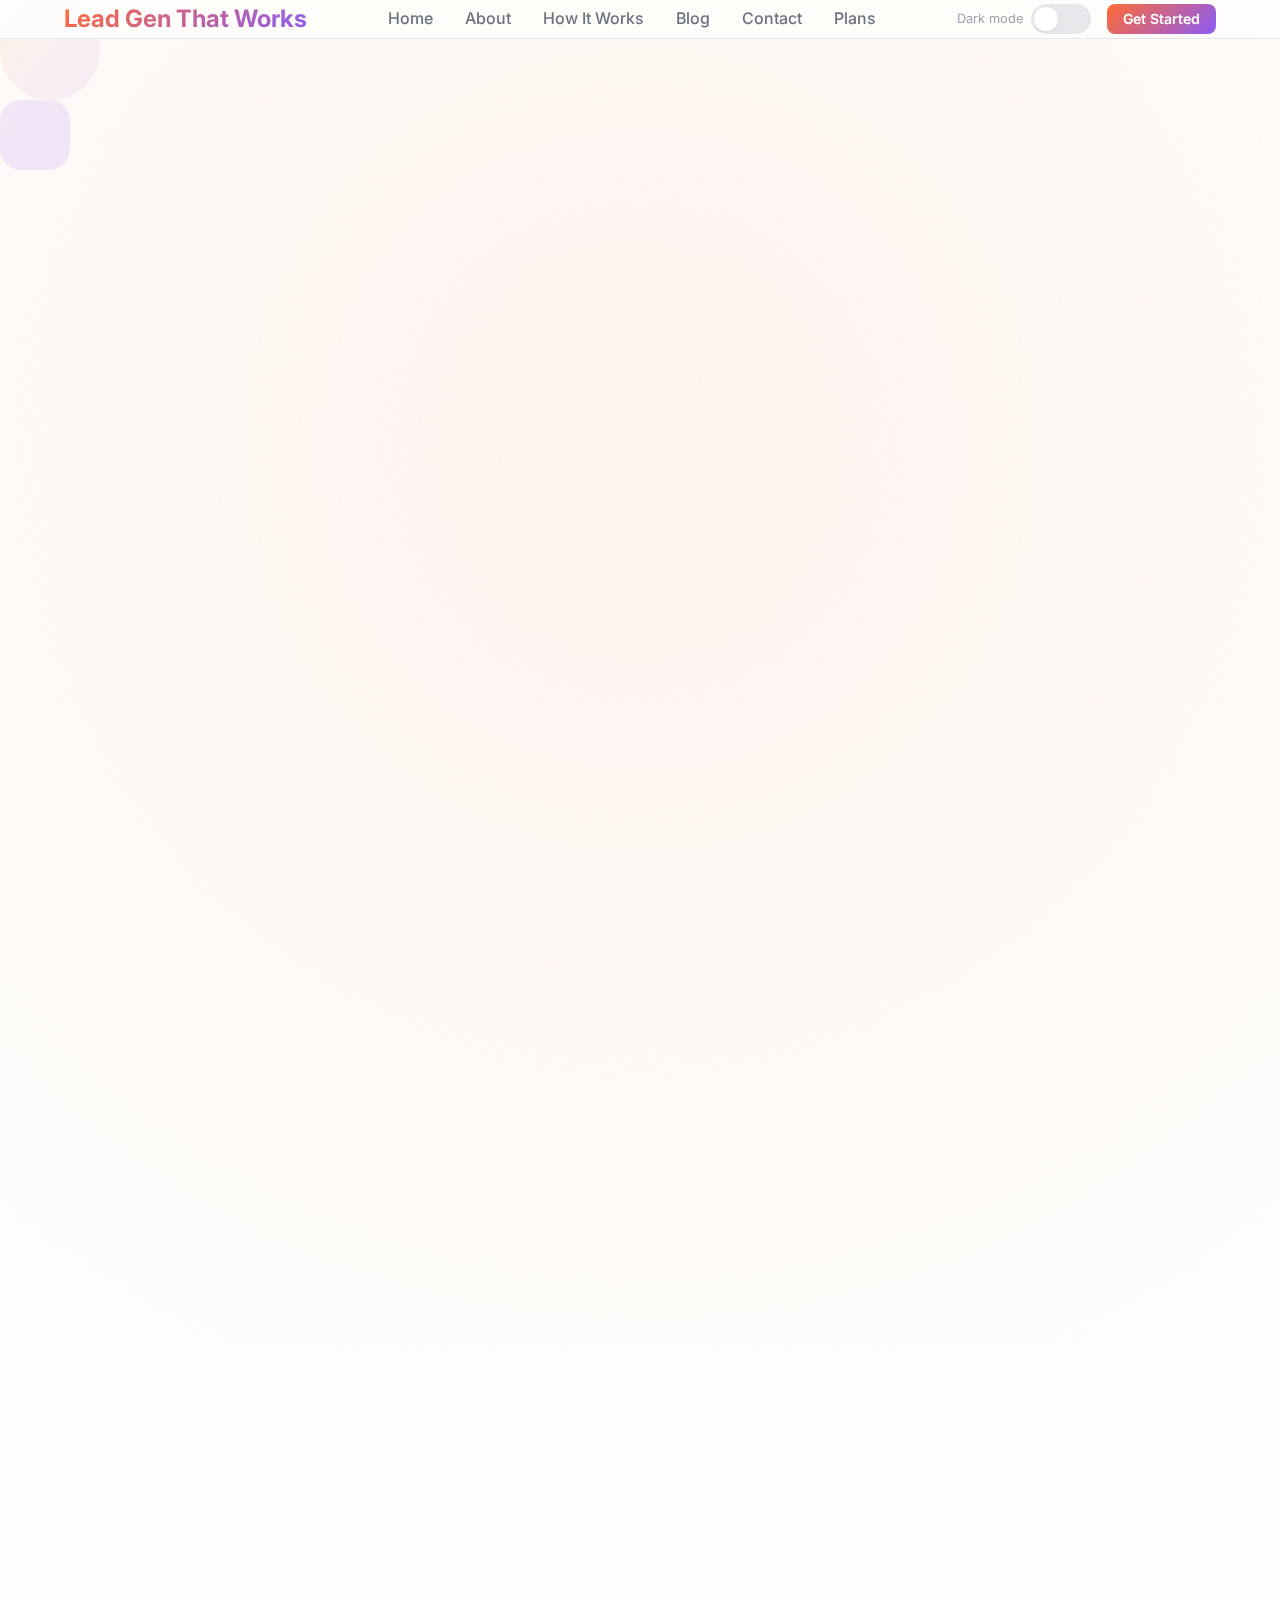
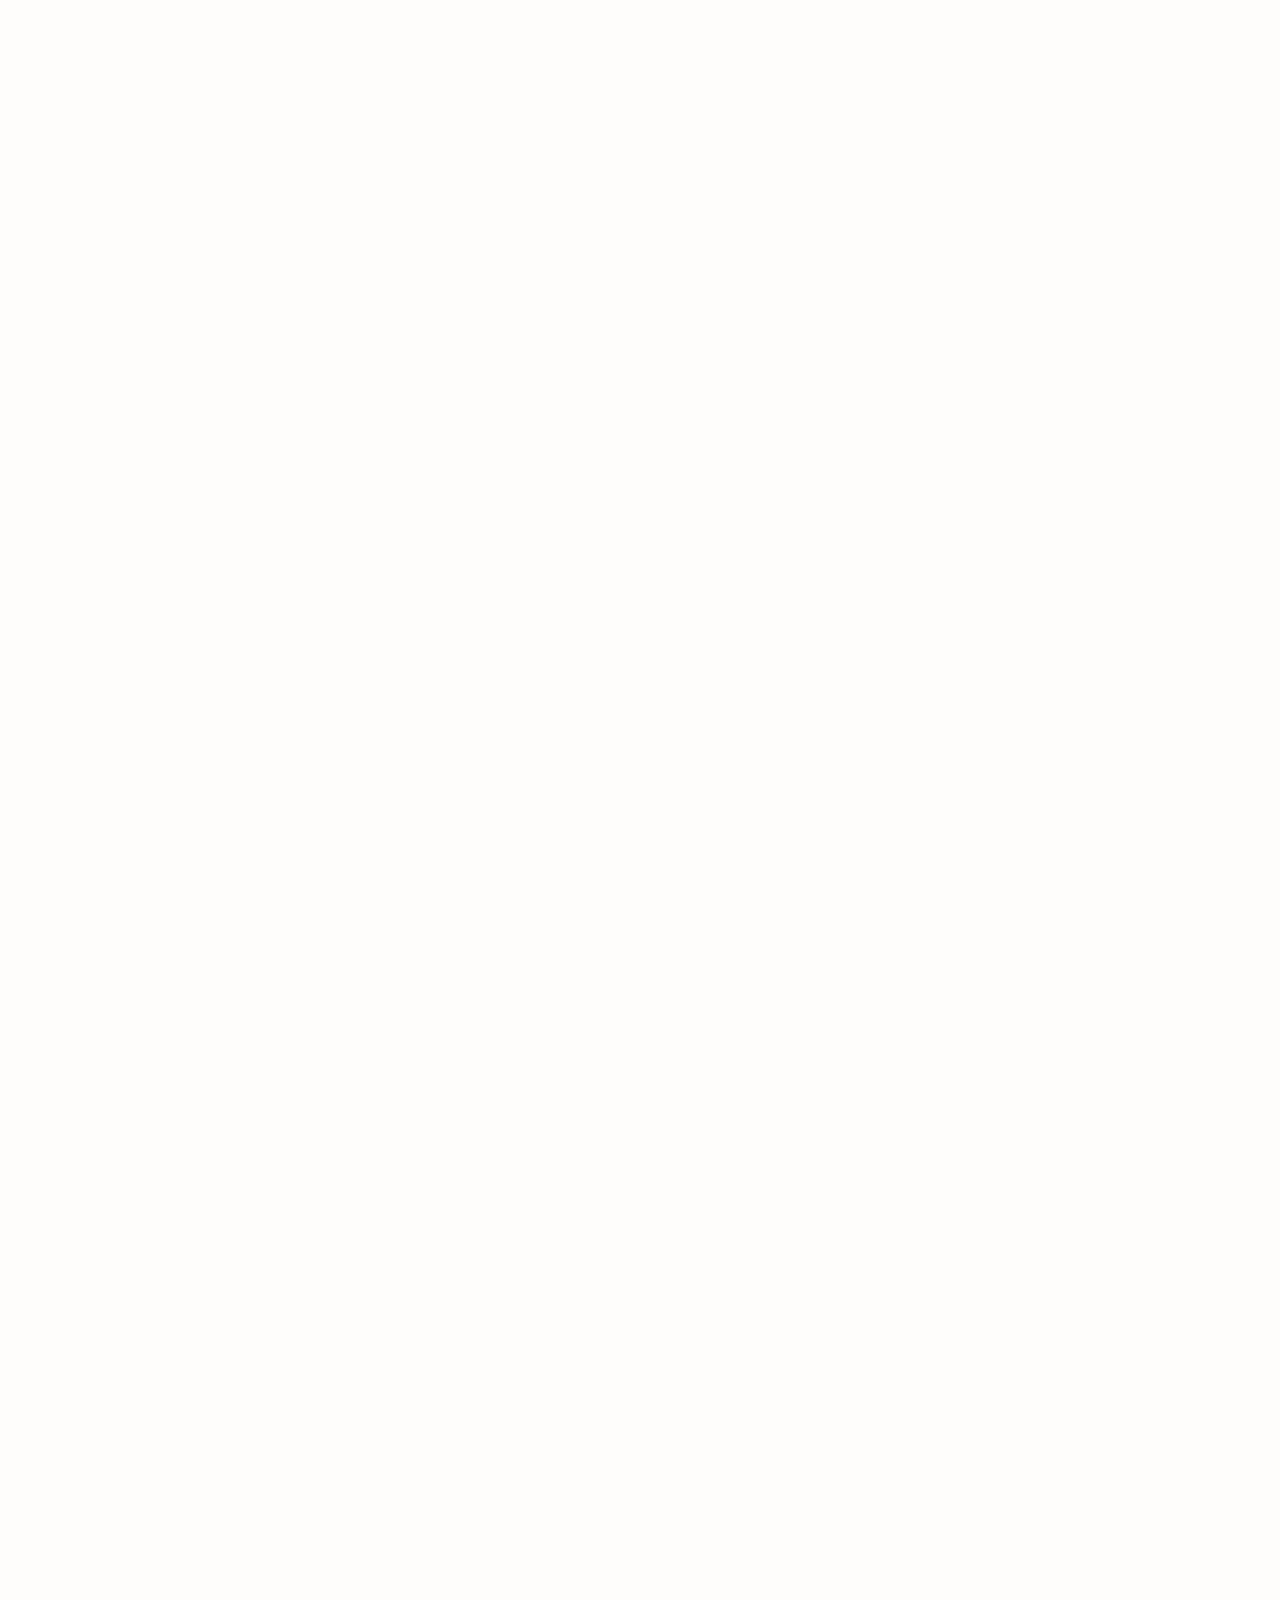
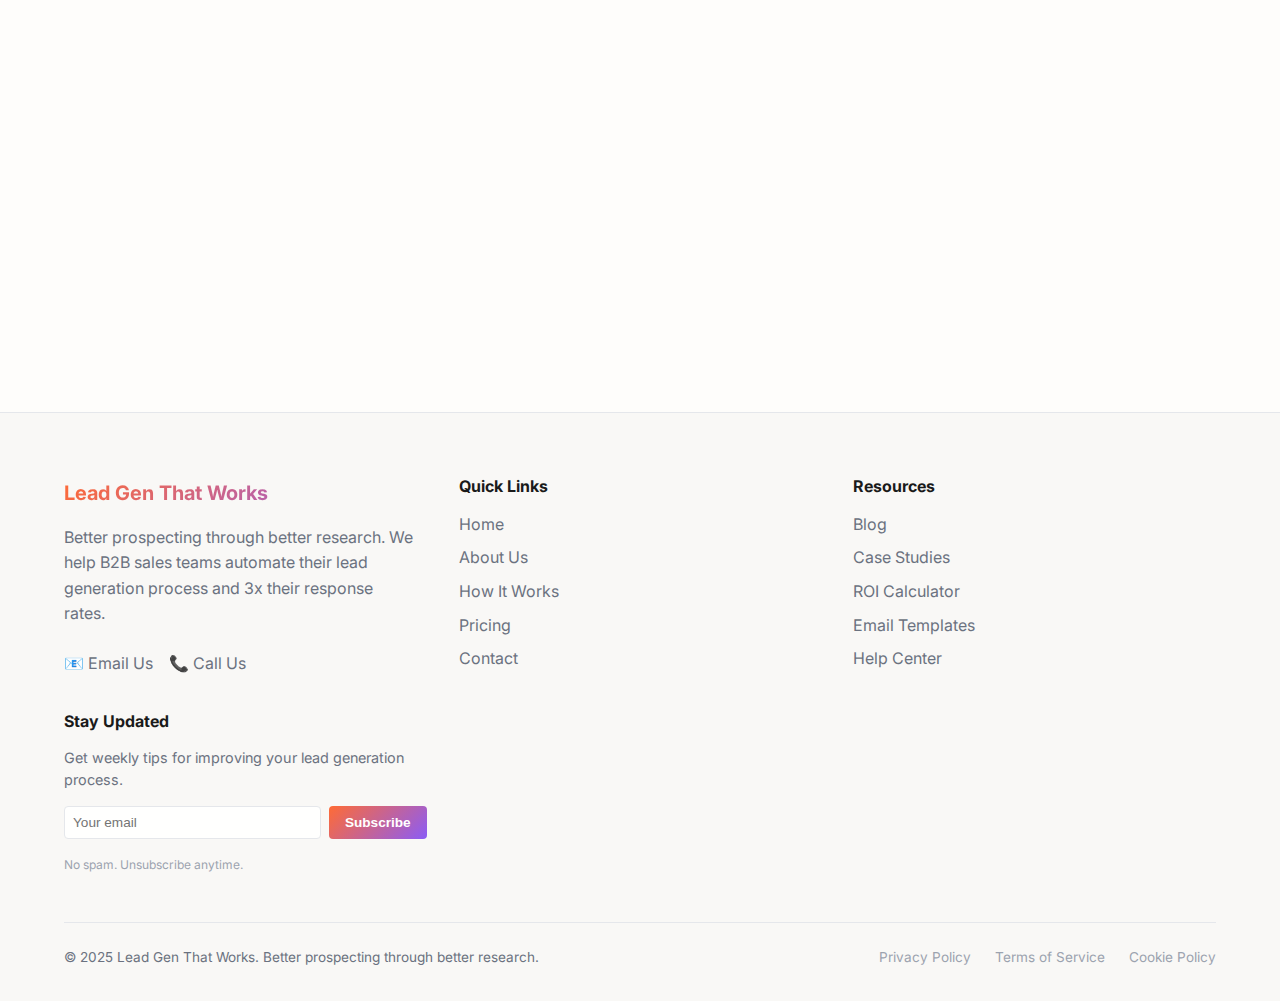
<file: about.html>
<!DOCTYPE html>
<html lang="en">
<head>
    <meta charset="UTF-8">
    <meta name="viewport" content="width=device-width, initial-scale=1.0">
    <title>About Us - Lead Gen That Works</title>
    
    <!-- =================== STYLESHEETS =================== -->
    <link rel="stylesheet" href="css/master.css">
    <link rel="stylesheet" href="css/about.css">
    
    <!-- =================== GOOGLE FONTS =================== -->
    <link rel="preconnect" href="https://fonts.googleapis.com">
    <link rel="preconnect" href="https://fonts.gstatic.com" crossorigin>
    <link href="https://fonts.googleapis.com/css2?family=Inter:wght@300;400;500;600;700;800;900&display=swap" rel="stylesheet">
    
    <!-- =================== SHARED COMPONENTS =================== -->
    <script src="js/header.js"></script>
    <script src="js/footer.js"></script>
</head>
<body>
    <main>
        <!-- =================== HERO SECTION =================== -->
        <section class="hero section-hero">
            <div class="hero-bg-shapes" aria-hidden="true">
                <div style="top: 15%; right: 10%; width: 100px; height: 100px; background: var(--gradient); border-radius: 50%; opacity: 0.08; animation: float 8s ease-in-out infinite;"></div>
                <div style="bottom: 20%; left: 8%; width: 70px; height: 70px; background: var(--secondary-accent); border-radius: 30%; opacity: 0.12; animation: float 6s ease-in-out infinite reverse;"></div>
            </div>
            <div class="container">
                <div class="hero-content">
                    <h1 class="hero-title pricing-hero-title fade-in">
                        Built by <span class="text-gradient">Sales Pros</span> for Sales Pros
                    </h1>
                    <p class="hero-description fade-in stagger-1">
                        We've been in your shoes. We know what it's like to spend hours researching prospects only to have them not respond. That's why we built something better.
                    </p>
                </div>
            </div>
        </section>

        <!-- =================== OUR STORY SECTION =================== -->
        <section class="section">
            <div class="container">
                <div class="comparison-grid">
                    <div class="fade-in">
                        <h3>Our Story</h3>
                        <p class="text-secondary">
                            After spending years in B2B sales, we realized the biggest bottleneck wasn't closing deals—it was finding the right prospects and crafting personalized outreach that actually got responses.
                        </p>
                        <p class="text-secondary">
                            We tried every tool, hired more researchers, and even outsourced overseas. Nothing worked consistently. The quality was inconsistent, the personalization felt generic, and our response rates stayed flat.
                        </p>
                        <p class="text-secondary">
                            So we built our own solution. One that combines deep prospect research with AI-powered personalization to create outreach that actually converts.
                        </p>
                    </div>
                    <div class="fade-in stagger-1">
                        <h3>What Makes Us Different</h3>
                        <p class="text-secondary">
                            We're not another generic lead gen tool. We're sales professionals who got tired of wasting time on research and built the system we wished existed.
                        </p>
                        <div style="margin-top: 2rem;">
                            <div style="display: flex; align-items: center; gap: 1rem; margin-bottom: 1rem;">
                                <div style="width: 8px; height: 8px; background: var(--accent-color); border-radius: 50%;"></div>
                                <span class="text-secondary"><strong>Sales-First Approach:</strong> Built by people who actually do sales</span>
                            </div>
                            <div style="display: flex; align-items: center; gap: 1rem; margin-bottom: 1rem;">
                                <div style="width: 8px; height: 8px; background: var(--accent-color); border-radius: 50%;"></div>
                                <span class="text-secondary"><strong>Quality Over Quantity:</strong> Better prospects, not more prospects</span>
                            </div>
                            <div style="display: flex; align-items: center; gap: 1rem; margin-bottom: 1rem;">
                                <div style="width: 8px; height: 8px; background: var(--accent-color); border-radius: 50%;"></div>
                                <span class="text-secondary"><strong>Proven Results:</strong> We use this system for our own outreach</span>
                            </div>
                        </div>
                    </div>
                </div>
            </div>
        </section>

        <!-- =================== NUMBERS SECTION =================== -->
        <section class="section" >
            <div class="container text-center">
                <h2 class="mb-lg fade-in">The Numbers Don't Lie</h2>
                <div class="grid grid-3 gap-xl">
                    <div class="card text-center fade-in">
                        <div class="price">500+</div>
                        <h3 class="mb-md">Companies Helped</h3>
                        <p class="text-secondary">
                            From startups to Fortune 500s, we've helped sales teams automate their prospecting process.
                        </p>
                    </div>

                    <div class="card text-center fade-in stagger-1">
                        <div class="price">2.3M+</div>
                        <h3 class="mb-md">Prospects Researched</h3>
                        <p class="text-secondary">
                            Our system has analyzed millions of prospects to identify the best opportunities for our clients.
                        </p>
                    </div>

                    <div class="card text-center fade-in stagger-2">
                        <div class="price">73%</div>
                        <h3 class="mb-md">Average Response Rate</h3>
                        <p class="text-secondary">
                            Our clients see response rates nearly 3x higher than industry average because of better targeting.
                        </p>
                    </div>
                </div>
            </div>
        </section>

        <!-- =================== MEET THE TEAM SECTION =================== -->
        <section class="section">
            <div class="container">
                <div class="text-center mb-2xl">
                    <h2 class="mb-lg fade-in">Meet the Team</h2>
                    <p class="text-large text-secondary fade-in stagger-1" style="max-width: 600px; margin: 0 auto;">
                        A small team of sales professionals and automation experts who believe great prospecting shouldn't take forever.
                    </p>
                </div>
                
                <div class="grid grid-2 gap-xl" style="max-width: 800px; margin: 0 auto;">
                    <div class="card text-center fade-in">
                        <div style="width: 120px; height: 120px; background: var(--gradient); border-radius: 50%; margin: 0 auto 1.5rem; display: flex; align-items: center; justify-content: center; font-size: 2.5rem; color: white; font-weight: bold;">
                            JS
                        </div>
                        <h3 class="mb-sm">John Smith</h3>
                        <p class="text-accent text-semibold mb-md">Co-Founder & CEO</p>
                        <p class="text-secondary">
                            Former VP of Sales at two unicorn startups. Spent 10 years in B2B sales before getting frustrated with manual prospecting.
                        </p>
                    </div>

                    <div class="card text-center fade-in stagger-1">
                        <div style="width: 120px; height: 120px; background: var(--secondary-accent); border-radius: 50%; margin: 0 auto 1.5rem; display: flex; align-items: center; justify-content: center; font-size: 2.5rem; color: white; font-weight: bold;">
                            MJ
                        </div>
                        <h3 class="mb-sm">Maria Johnson</h3>
                        <p class="text-accent text-semibold mb-md">Co-Founder & CTO</p>
                        <p class="text-secondary">
                            Former Engineering Lead at Google. Spent 8 years building AI systems before partnering with John to automate sales.
                        </p>
                    </div>
                </div>
            </div>
        </section>

        <!-- =================== MISSION SECTION =================== -->
        <section class="section" >
            <div class="container text-center">
                <h2 class="mb-lg fade-in">Our Mission</h2>
                <div style="max-width: 800px; margin: 0 auto;">
                    <div class="card fade-in" style="padding: 3rem; background: var(--subtle-gradient); border: 2px solid var(--accent-color); border-radius: var(--radius-xl);">
                        <p class="text-large text-primary mb-xl">
                            "To eliminate the manual busywork that keeps great salespeople from doing what they do best: building relationships and closing deals."
                        </p>
                        <div class="text-center">
                            <p class="text-secondary">
                                Sales teams shouldn't spend 40+ hours a week researching prospects. They should spend that time having conversations with qualified buyers who are ready to purchase.
                            </p>
                        </div>
                    </div>
                </div>
            </div>
        </section>

        <!-- =================== CTA SECTION =================== -->
        <section class="section">
            <div class="container text-center">
                <h2 class="mb-lg fade-in">Ready to Stop Wasting Time on Research?</h2>
                <p class="text-large mb-2xl fade-in stagger-1" style="max-width: 700px; margin: 0 auto;">
                    Join hundreds of sales teams who've automated their prospecting and 3x'd their response rates.
                </p>
                <div class="flex justify-center gap-md flex-wrap">
                    <a href="contact.html" class="btn btn-primary btn-lg fade-in stagger-2">Get Started Today</a>
                    <a href="how-it-works.html" class="btn btn-secondary btn-lg fade-in stagger-3">See How It Works</a>
                </div>
                
                <div class="text-small text-muted mt-xl fade-in stagger-4">
                    Setup takes 2 weeks. Results start immediately. No long-term contracts.
                </div>
            </div>
        </section>
    </main>

    <!-- =================== JAVASCRIPT =================== -->
    <script src="js/main.js" defer></script>
</body>
</html>
</file>
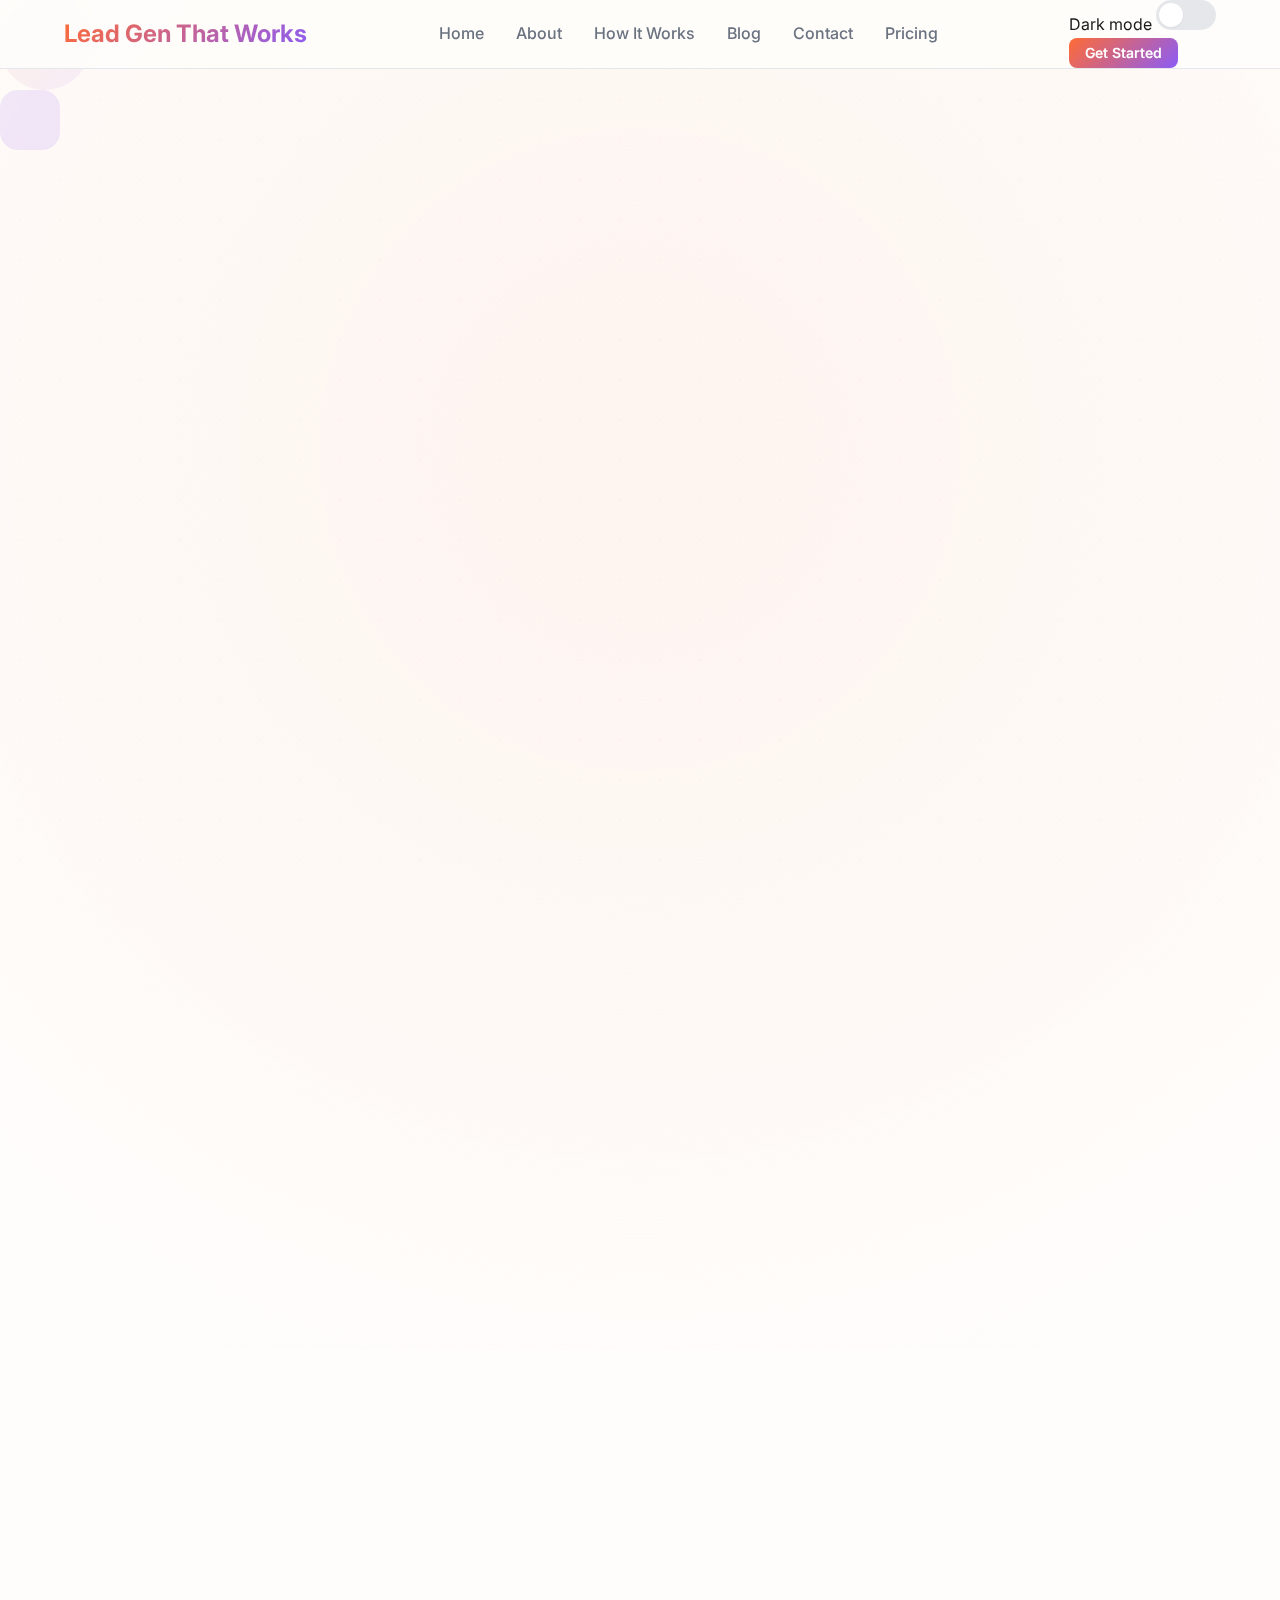
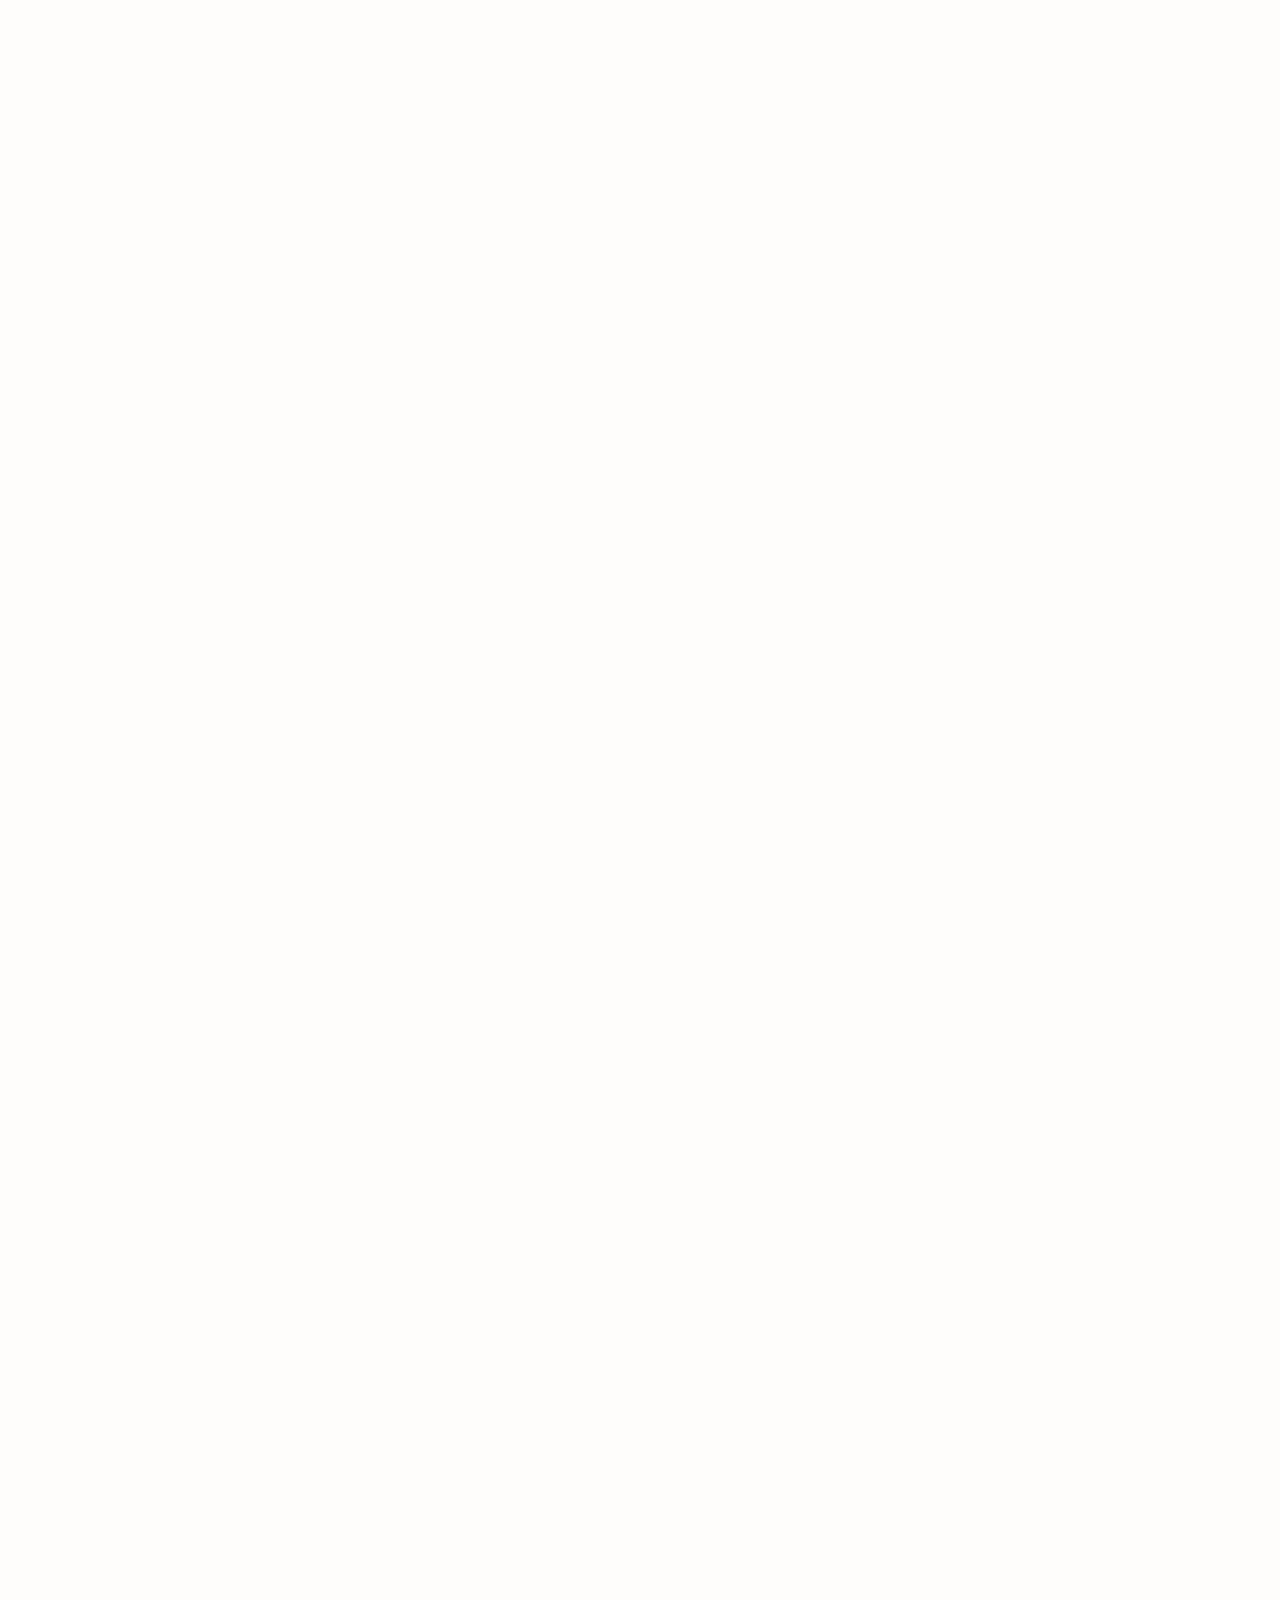
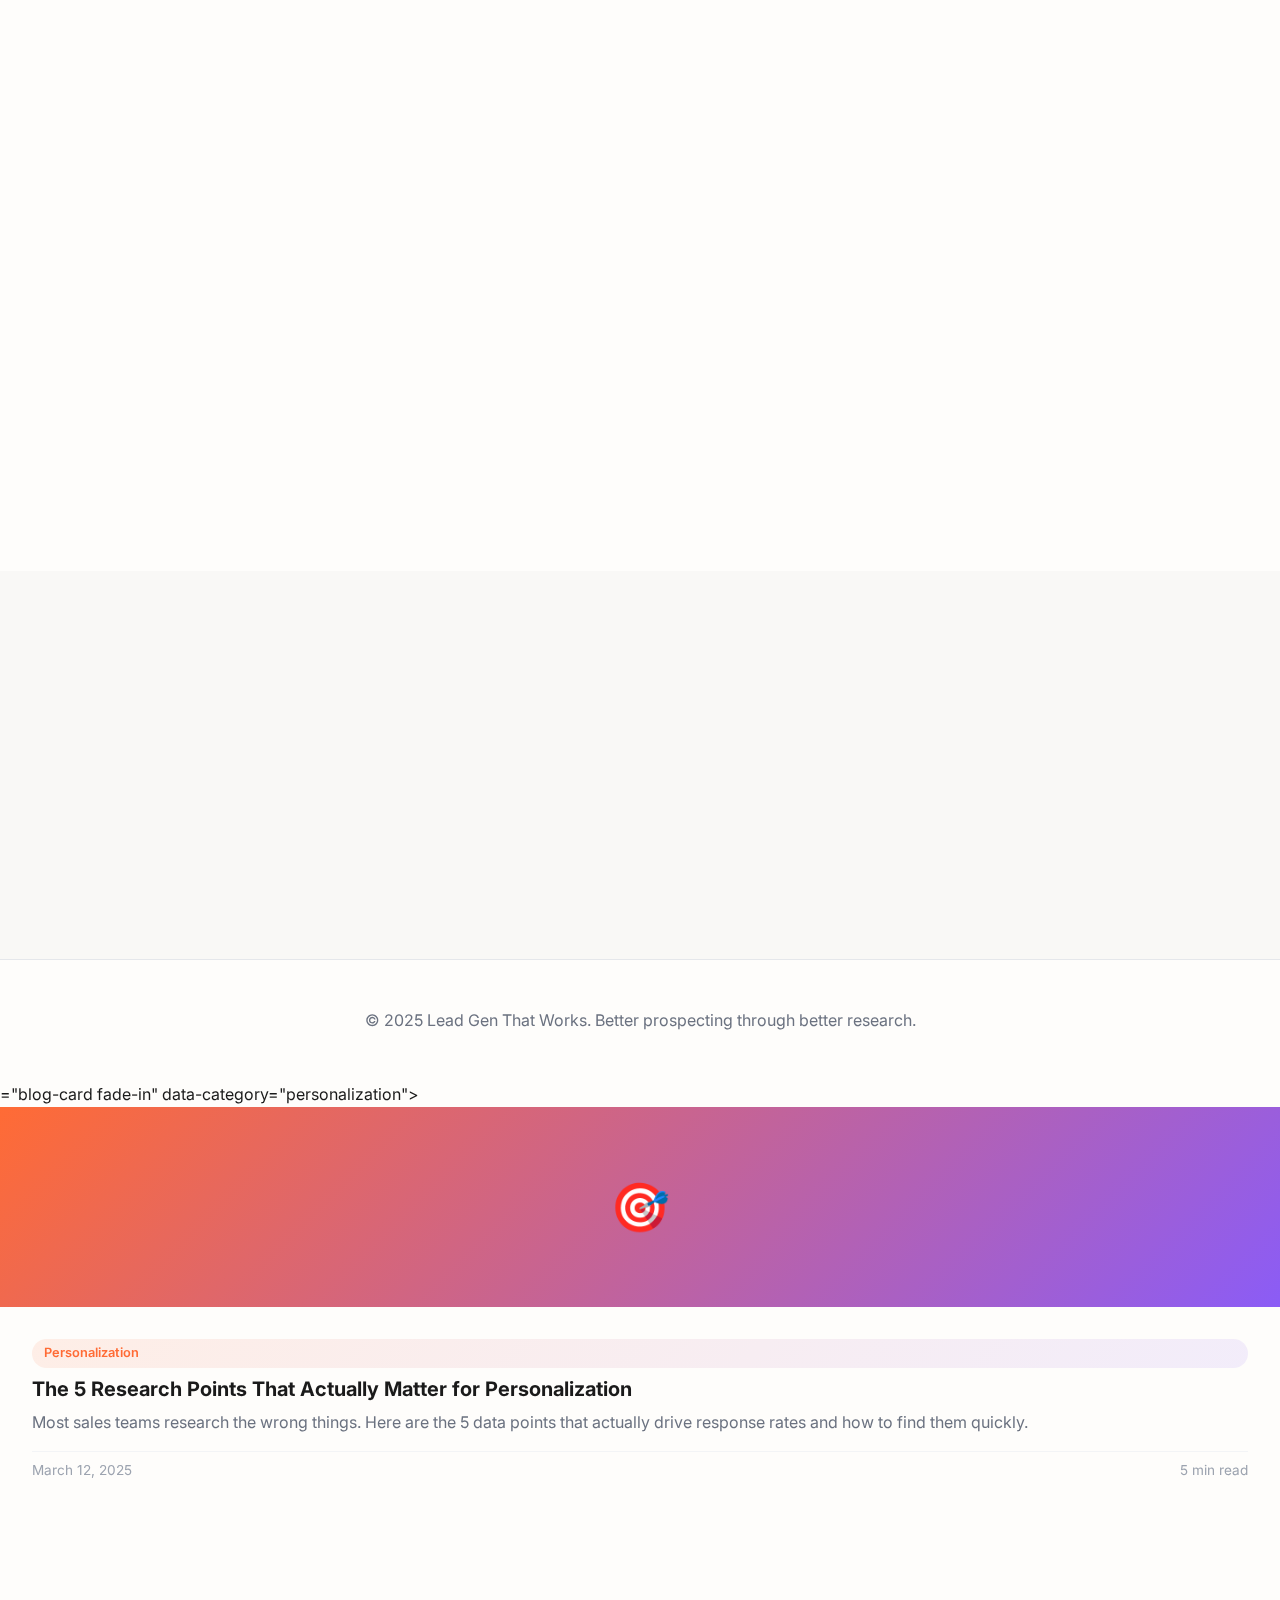
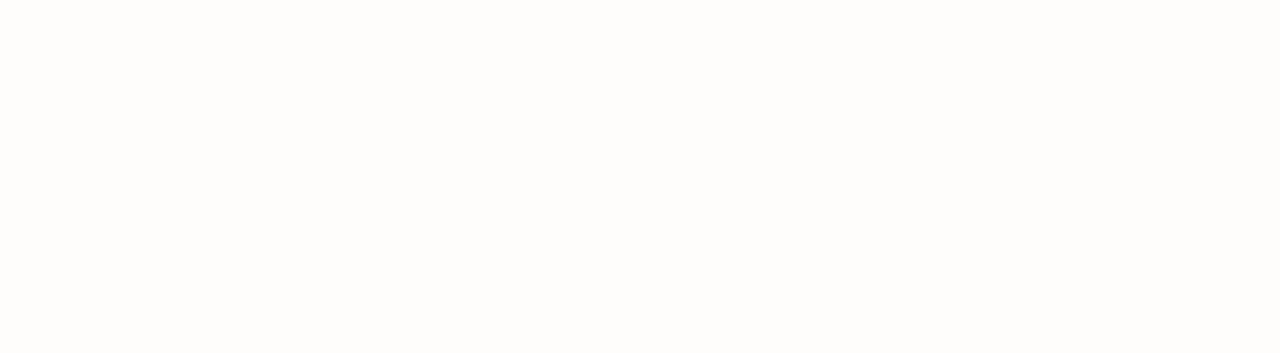
<file: blog.html>
<!DOCTYPE html>
<html lang="en">
<head>
    <meta charset="UTF-8">
    <meta name="viewport" content="width=device-width, initial-scale=1.0">
    <title>Blog - Lead Gen That Works</title>
    
    <link rel="stylesheet" href="css/master.css">
    
    <link rel="preconnect" href="https://fonts.googleapis.com">
    <link rel="preconnect" href="https://fonts.gstatic.com" crossorigin>
    <link href="https://fonts.googleapis.com/css2?family=Inter:wght@300;400;500;600;700;800;900&display=swap" rel="stylesheet">
    
    <style>
        .blog-card {
            background: var(--accent-bg);
            border: 1px solid var(--border-color);
            border-radius: var(--radius-lg);
            overflow: hidden;
            transition: all var(--transition-normal);
            height: 100%;
            display: flex;
            flex-direction: column;
        }
        .blog-card:hover {
            transform: translateY(-5px);
            box-shadow: var(--shadow-lg);
            border-color: var(--accent-color);
        }
        .blog-image {
            height: 200px;
            background: var(--gradient);
            display: flex;
            align-items: center;
            justify-content: center;
            font-size: 3rem;
            color: white;
        }
        .blog-content {
            padding: var(--space-xl);
            flex-grow: 1;
            display: flex;
            flex-direction: column;
        }
        .blog-category {
            display: inline-block;
            background: var(--subtle-gradient);
            color: var(--accent-color);
            padding: 0.25rem 0.75rem;
            border-radius: 20px;
            font-size: 0.8rem;
            font-weight: 600;
            margin-bottom: var(--space-sm);
        }
        .blog-title {
            font-size: 1.25rem;
            font-weight: 700;
            margin-bottom: var(--space-sm);
            line-height: 1.3;
        }
        .blog-excerpt {
            color: var(--text-secondary);
            line-height: 1.6;
            flex-grow: 1;
            margin-bottom: var(--space-md);
        }
        .blog-meta {
            display: flex;
            justify-content: space-between;
            align-items: center;
            font-size: 0.85rem;
            color: var(--text-muted);
            border-top: 1px solid var(--border-light);
            padding-top: var(--space-sm);
        }
        .featured-post {
            background: var(--subtle-gradient);
            border: 2px solid var(--accent-color);
            padding: var(--space-2xl);
            border-radius: var(--radius-xl);
            margin-bottom: var(--space-2xl);
            position: relative;
        }
        .featured-badge {
            position: absolute;
            top: -12px;
            left: var(--space-xl);
            background: var(--gradient);
            color: white;
            padding: 0.5rem 1rem;
            border-radius: 20px;
            font-size: 0.8rem;
            font-weight: 600;
        }
        .search-bar {
            max-width: 500px;
            margin: 0 auto 2rem;
            position: relative;
        }
        .search-input {
            width: 100%;
            padding: var(--space-md) var(--space-lg);
            border: 2px solid var(--border-color);
            border-radius: var(--radius-lg);
            background: var(--accent-bg);
            color: var(--text-primary);
            font-size: 1rem;
            transition: all var(--transition-normal);
        }
        .search-input:focus {
            outline: none;
            border-color: var(--accent-color);
            box-shadow: 0 0 0 3px rgba(255, 107, 53, 0.1);
        }
        .category-filters {
            display: flex;
            justify-content: center;
            flex-wrap: wrap;
            gap: 1rem;
            margin-bottom: 3rem;
        }
        .filter-button {
            background: transparent;
            border: 2px solid var(--border-color);
            color: var(--text-secondary);
            padding: 0.5rem 1rem;
            border-radius: 25px;
            cursor: pointer;
            transition: all var(--transition-normal);
            font-weight: 500;
        }
        .filter-button:hover, .filter-button.active {
            background: var(--gradient);
            color: white;
            border-color: transparent;
        }
        .newsletter-signup {
            background: var(--gradient);
            color: white;
            padding: var(--space-2xl);
            border-radius: var(--radius-xl);
            text-align: center;
            margin: var(--space-3xl) 0;
        }
        .newsletter-form {
            display: flex;
            gap: 1rem;
            max-width: 400px;
            margin: 0 auto;
            margin-top: 1.5rem;
        }
        .newsletter-input {
            flex-grow: 1;
            padding: var(--space-md);
            border: none;
            border-radius: var(--radius-md);
            background: rgba(255, 255, 255, 0.2);
            color: white;
            placeholder-color: rgba(255, 255, 255, 0.7);
        }
        .newsletter-input::placeholder { color: rgba(255, 255, 255, 0.7); }
        .newsletter-input:focus { outline: none; background: rgba(255, 255, 255, 0.3); }
        @media (max-width: 768px) {
            .newsletter-form { flex-direction: column; }
            .category-filters { gap: 0.5rem; }
        }
    </style>
</head>
<body>
    <header>
        <nav class="container">
            <div class="logo">Lead Gen That Works</div>
            <ul class="nav-links">
                <li><a href="index.html">Home</a></li>
                <li><a href="about.html">About</a></li>
                <li><a href="how-it-works.html">How It Works</a></li>
                <li><a href="blog.html">Blog</a></li>
                <li><a href="contact.html">Contact</a></li>
                <li><a href="pricing.html">Pricing</a></li>
            </ul>
            <div class="nav-actions">
                <div class="dark-mode-label">
                    <span>Dark mode</span>
                    <button class="theme-toggle" id="themeToggle" aria-label="Toggle dark mode"></button>
                </div>
                <a href="#demo" class="btn btn-primary btn-sm">Get Started</a>
            </div>
        </nav>
    </header>

    <main>
        <section class="hero section-hero">
            <div class="hero-bg-shapes" aria-hidden="true">
                <div style="top: 20%; right: 10%; width: 90px; height: 90px; background: var(--gradient); border-radius: 50%; opacity: 0.08; animation: float 7s ease-in-out infinite;"></div>
                <div style="bottom: 30%; left: 8%; width: 60px; height: 60px; background: var(--secondary-accent); border-radius: 30%; opacity: 0.12; animation: float 5s ease-in-out infinite reverse;"></div>
            </div>
            <div class="container">
                <div class="hero-content">
                    <h1 class="hero-title pricing-hero-title fade-in">
                        Sales <span class="text-gradient">Insights</span> & Strategies
                    </h1>
                    <p class="hero-description fade-in stagger-1">
                        Learn how to transform your lead generation process with proven automation strategies, best practices, and industry insights.
                    </p>
                </div>
            </div>
        </section>

        <section class="section">
            <div class="container">
                <!-- Search Bar -->
                <div class="search-bar fade-in">
                    <input type="text" class="search-input" placeholder="Search articles..." id="searchInput">
                </div>
                
                <!-- Category Filters -->
                <div class="category-filters fade-in stagger-1">
                    <button class="filter-button active" data-category="all">All Posts</button>
                    <button class="filter-button" data-category="automation">Automation</button>
                    <button class="filter-button" data-category="personalization">Personalization</button>
                    <button class="filter-button" data-category="strategy">Strategy</button>
                    <button class="filter-button" data-category="case-studies">Case Studies</button>
                    <button class="filter-button" data-category="tools">Tools</button>
                </div>

                <!-- Featured Post -->
                <article class="featured-post fade-in stagger-2">
                    <div class="featured-badge">Featured</div>
                    <div class="grid grid-2 gap-xl" style="align-items: center;">
                        <div>
                            <div class="blog-category">Automation</div>
                            <h2 class="mb-md">How We 3x'd Response Rates Using AI-Powered Research</h2>
                            <p class="text-secondary mb-lg">
                                A detailed case study showing exactly how one SaaS company went from 7% to 23% response rates by automating their prospect research process. Includes the specific prompts, workflows, and strategies they used.
                            </p>
                            <div style="display: flex; align-items: center; gap: 1rem; margin-bottom: 1.5rem;">
                                <span class="text-small text-muted">March 15, 2025</span>
                                <span class="text-small text-muted">•</span>
                                <span class="text-small text-muted">8 min read</span>
                            </div>
                            <a href="#" class="btn btn-primary">Read Full Case Study</a>
                        </div>
                        <div class="blog-image" style="height: 250px; border-radius: var(--radius-lg);">
                            📈
                        </div>
                    </div>
                </article>

                <!-- Blog Posts Grid -->
                <div class="grid grid-auto gap-xl" id="blogGrid">
                    <article class="blog-card fade-in stagger-2" data-category="automation">
                        <div class="blog-image">⚡</div>
                        <div class="blog-content">
                            <div class="blog-category">Automation</div>
                            <h3 class="blog-title">Building Your First Lead Gen Automation in n8n</h3>
                            <p class="blog-excerpt">
                                Step-by-step guide to creating a simple but effective lead generation workflow that researches prospects and drafts personalized emails.
                            </p>
                            <div class="blog-meta">
                                <span>March 8, 2025</span>
                                <span>12 min read</span>
                            </div>
                        </div>
                    </article>

                    <article class="blog-card fade-in stagger-3" data-category="case-studies">
                        <div class="blog-image">📊</div>
                        <div class="blog-content">
                            <div class="blog-category">Case Studies</div>
                            <h3 class="blog-title">From 200 to 2,000 Prospects: A Scaling Success Story</h3>
                            <p class="blog-excerpt">
                                How a B2B SaaS company scaled their lead generation from 200 to 2,000 qualified prospects per month without hiring additional staff.
                            </p>
                            <div class="blog-meta">
                                <span>March 5, 2025</span>
                                <span>6 min read</span>
                            </div>
                        </div>
                    </article>

                    <article class="blog-card fade-in stagger-4" data-category="tools">
                        <div class="blog-image">🛠️</div>
                        <div class="blog-content">
                            <div class="blog-category">Tools</div>
                            <h3 class="blog-title">The Complete Lead Gen Tech Stack for 2025</h3>
                            <p class="blog-excerpt">
                                Our recommended tools for prospect research, data enrichment, automation, and personalization - plus how to integrate them effectively.
                            </p>
                            <div class="blog-meta">
                                <span>March 3, 2025</span>
                                <span>9 min read</span>
                            </div>
                        </div>
                    </article>

                    <article class="blog-card fade-in stagger-5" data-category="personalization">
                        <div class="blog-image">💬</div>
                        <div class="blog-content">
                            <div class="blog-category">Personalization</div>
                            <h3 class="blog-title">The Psychology of Cold Email: What Actually Works</h3>
                            <p class="blog-excerpt">
                                Behavioral psychology principles that increase cold email response rates, with real examples and A/B test results.
                            </p>
                            <div class="blog-meta">
                                <span>February 28, 2025</span>
                                <span>8 min read</span>
                            </div>
                        </div>
                    </article>

                    <article class="blog-card fade-in stagger-6" data-category="strategy">
                        <div class="blog-image">🔍</div>
                        <div class="blog-content">
                            <div class="blog-category">Strategy</div>
                            <h3 class="blog-title">How to Identify Automation-Ready Prospects</h3>
                            <p class="blog-excerpt">
                                The specific signals that indicate a company is ready to invest in automation solutions, and how to spot them in your research.
                            </p>
                            <div class="blog-meta">
                                <span>February 25, 2025</span>
                                <span>10 min read</span>
                            </div>
                        </div>
                    </article>

                    <article class="blog-card fade-in stagger-7" data-category="case-studies">
                        <div class="blog-image">🎉</div>
                        <div class="blog-content">
                            <div class="blog-category">Case Studies</div>
                            <h3 class="blog-title">How One Agency Got 47% Response Rates</h3>
                            <p class="blog-excerpt">
                                A marketing agency's complete playbook for achieving consistently high response rates through better prospect research and positioning.
                            </p>
                            <div class="blog-meta">
                                <span>February 22, 2025</span>
                                <span>7 min read</span>
                            </div>
                        </div>
                    </article>

                    <article class="blog-card fade-in stagger-8" data-category="automation">
                        <div class="blog-image">🤖</div>
                        <div class="blog-content">
                            <div class="blog-category">Automation</div>
                            <h3 class="blog-title">AI Prompt Engineering for Better Lead Research</h3>
                            <p class="blog-excerpt">
                                The specific prompts and techniques we use to get better research results from AI tools like GPT-4 and Claude.
                            </p>
                            <div class="blog-meta">
                                <span>February 20, 2025</span>
                                <span>11 min read</span>
                            </div>
                        </div>
                    </article>

                    <article class="blog-card fade-in stagger-9" data-category="tools">
                        <div class="blog-image">📈</div>
                        <div class="blog-content">
                            <div class="blog-category">Tools</div>
                            <h3 class="blog-title">Notion vs. HubSpot vs. Airtable for Lead Management</h3>
                            <p class="blog-excerpt">
                                A detailed comparison of popular CRM and database tools for managing your lead generation process and research data.
                            </p>
                            <div class="blog-meta">
                                <span>February 18, 2025</span>
                                <span>6 min read</span>
                            </div>
                        </div>
                    </article>
                </div>

                <!-- Newsletter Signup -->
                <div class="newsletter-signup fade-in">
                    <h3 class="mb-md">Get Weekly Lead Gen Tips</h3>
                    <p style="margin-bottom: 1.5rem; opacity: 0.9;">
                        Join 2,500+ sales professionals who get our weekly newsletter with actionable tips for improving their lead generation process.
                    </p>
                    <form class="newsletter-form" id="newsletterForm">
                        <input type="email" class="newsletter-input" placeholder="Enter your email" required>
                        <button type="submit" class="btn" style="background: white; color: var(--accent-color); border: none; font-weight: 600;">
                            Subscribe
                        </button>
                    </form>
                    <p class="text-small" style="margin-top: 1rem; opacity: 0.7;">
                        No spam. Unsubscribe anytime. We respect your privacy.
                    </p>
                </div>
            </div>
        </section>

        <section class="section" style="background: var(--secondary-bg);">
            <div class="container text-center">
                <h2 class="mb-lg fade-in">Ready to Implement What You've Learned?</h2>
                <p class="text-large mb-2xl fade-in stagger-1" style="max-width: 700px; margin: 0 auto;">
                    Stop reading about lead generation and start automating it. Let us handle the prospecting while you focus on closing deals.
                </p>
                <div class="flex justify-center gap-md flex-wrap">
                    <a href="contact.html" class="btn btn-primary btn-lg fade-in stagger-2">Get Started Today</a>
                    <a href="how-it-works.html" class="btn btn-secondary btn-lg fade-in stagger-3">See How It Works</a>
                </div>
                
                <div class="text-small text-muted mt-xl fade-in stagger-4">
                    Setup takes 2 weeks. Results start immediately.
                </div>
            </div>
        </section>
    </main>

    <footer style="border-top: 1px solid var(--border-color); padding: var(--space-2xl) 0; text-align: center;">
        <div class="container">
            <p class="text-secondary">&copy; 2025 Lead Gen That Works. Better prospecting through better research.</p>
        </div>
    </footer>

    <script src="js/main.js" defer></script>
    <script>
        document.addEventListener('DOMContentLoaded', function() {
            const searchInput = document.getElementById('searchInput');
            const filterButtons = document.querySelectorAll('.filter-button');
            const blogCards = document.querySelectorAll('.blog-card');
            const newsletterForm = document.getElementById('newsletterForm');

            // Search functionality
            searchInput.addEventListener('input', function() {
                const searchTerm = this.value.toLowerCase();
                
                blogCards.forEach(card => {
                    const title = card.querySelector('.blog-title').textContent.toLowerCase();
                    const excerpt = card.querySelector('.blog-excerpt').textContent.toLowerCase();
                    const category = card.querySelector('.blog-category').textContent.toLowerCase();
                    
                    if (title.includes(searchTerm) || excerpt.includes(searchTerm) || category.includes(searchTerm)) {
                        card.style.display = 'flex';
                    } else {
                        card.style.display = 'none';
                    }
                });
            });

            // Category filtering
            filterButtons.forEach(button => {
                button.addEventListener('click', function() {
                    // Update active button
                    filterButtons.forEach(btn => btn.classList.remove('active'));
                    this.classList.add('active');
                    
                    const category = this.dataset.category;
                    
                    // Filter cards
                    blogCards.forEach(card => {
                        if (category === 'all' || card.dataset.category === category) {
                            card.style.display = 'flex';
                        } else {
                            card.style.display = 'none';
                        }
                    });
                    
                    // Clear search when filtering
                    searchInput.value = '';
                });
            });

            // Newsletter form submission
            newsletterForm.addEventListener('submit', function(e) {
                e.preventDefault();
                const email = this.querySelector('input[type="email"]').value;
                
                // Basic email validation
                if (email && email.includes('@')) {
                    alert('Thank you for subscribing! Check your email for confirmation.');
                    this.reset();
                } else {
                    alert('Please enter a valid email address.');
                }
            });

            // Add click handlers to blog cards
            blogCards.forEach(card => {
                card.addEventListener('click', function() {
                    // In a real implementation, this would navigate to the full article
                    alert('This would navigate to the full article. For demo purposes, articles are not yet implemented.');
                });
                
                // Add cursor pointer
                card.style.cursor = 'pointer';
            });
        });
    </script>
</body>
</html>="blog-card fade-in" data-category="personalization">
                        <div class="blog-image">🎯</div>
                        <div class="blog-content">
                            <div class="blog-category">Personalization</div>
                            <h3 class="blog-title">The 5 Research Points That Actually Matter for Personalization</h3>
                            <p class="blog-excerpt">
                                Most sales teams research the wrong things. Here are the 5 data points that actually drive response rates and how to find them quickly.
                            </p>
                            <div class="blog-meta">
                                <span>March 12, 2025</span>
                                <span>5 min read</span>
                            </div>
                        </div>
                    </article>

                    <article class="blog-card fade-in stagger-1" data-category="strategy">
                        <div class="blog-image">🧠</div>
                        <div class="blog-content">
                            <div class="blog-category">Strategy</div>
                            <h3 class="blog-title">Why Your ICP is Wrong (And How to Fix It)</h3>
                            <p class="blog-excerpt">
                                Your Ideal Customer Profile probably focuses on firmographics. Here's why psychographics and behavioral data matter more for lead generation.
                            </p>
                            <div class="blog-meta">
                                <span>March 10, 2025</span>
                                <span>7 min read</span>
                            </div>
                        </div>
                    </article>

                    <article class
</file>
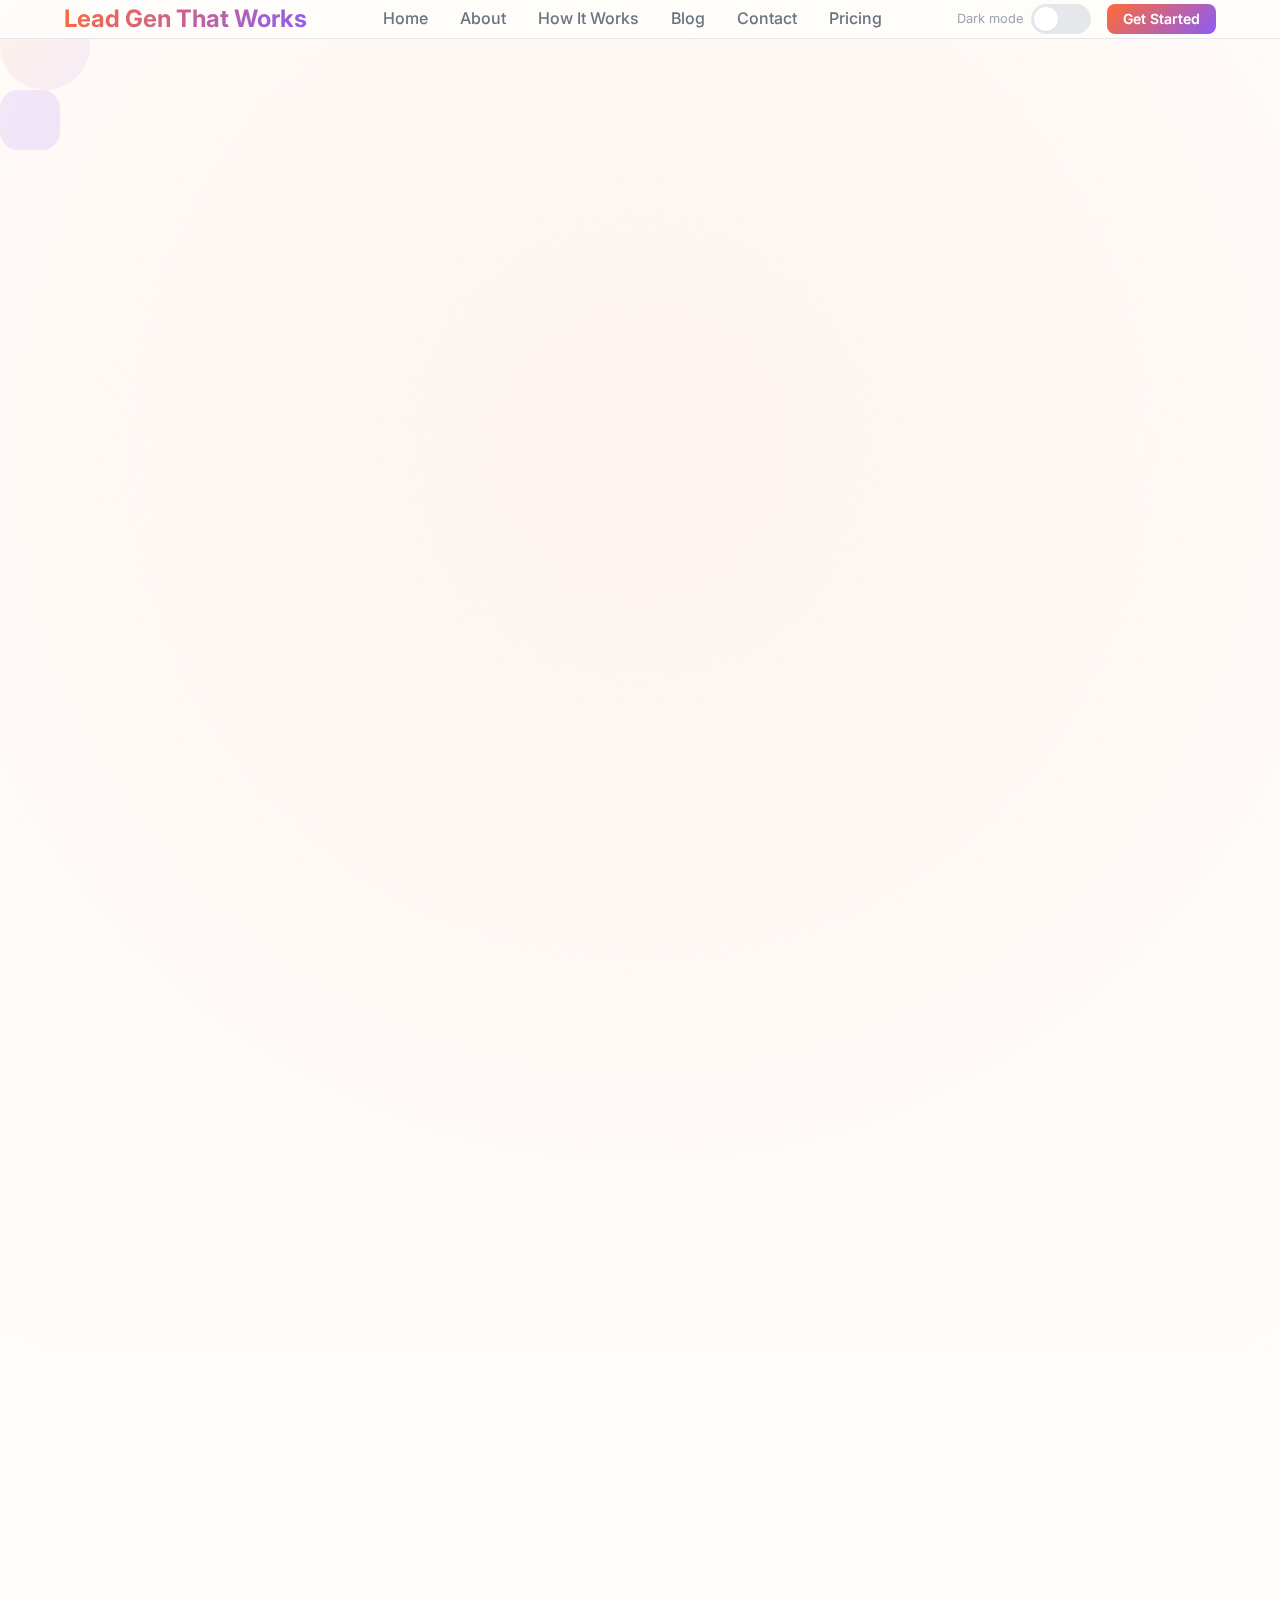
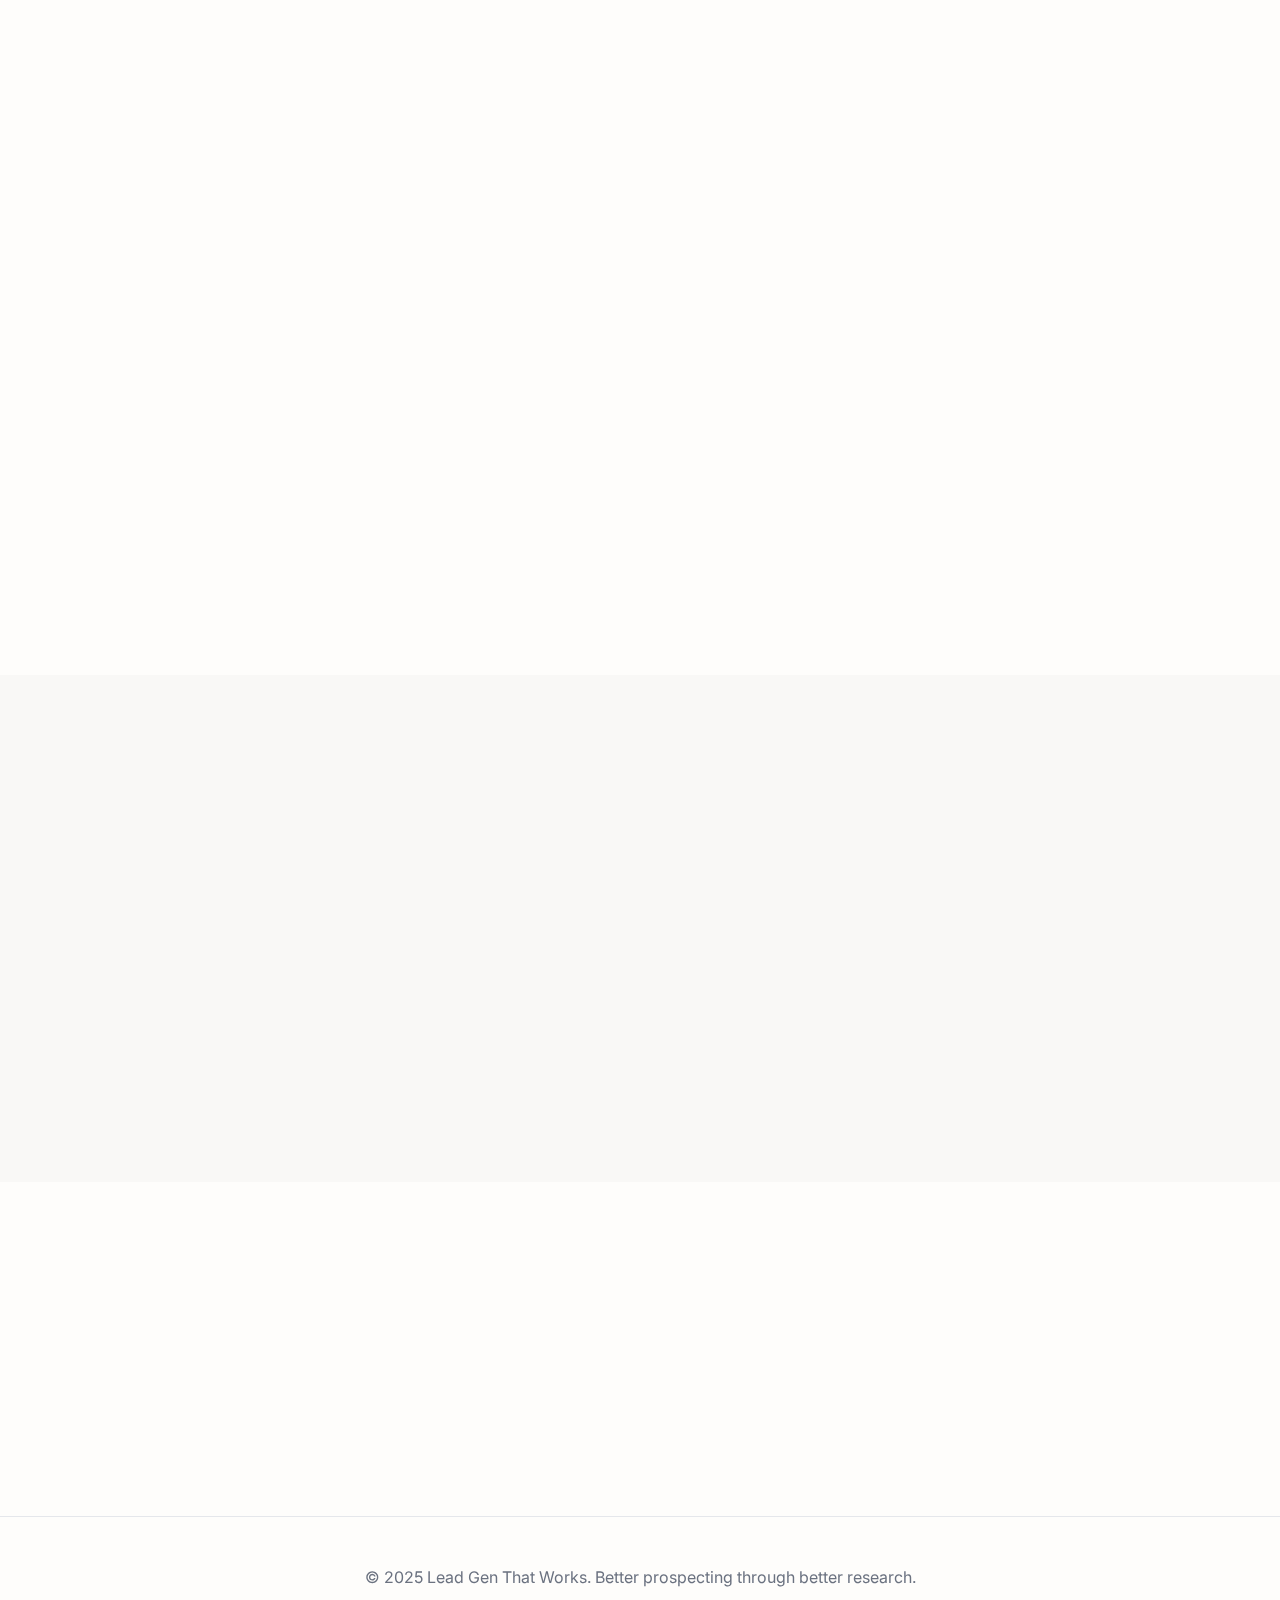
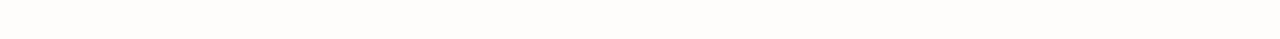
<file: contact.html>
<!DOCTYPE html>
<html lang="en">
<head>
    <meta charset="UTF-8">
    <meta name="viewport" content="width=device-width, initial-scale=1.0">
    <title>Contact Us - Lead Gen That Works</title>
    
    <link rel="stylesheet" href="css/master.css">
    
    <link rel="preconnect" href="https://fonts.googleapis.com">
    <link rel="preconnect" href="https://fonts.gstatic.com" crossorigin>
    <link href="https://fonts.googleapis.com/css2?family=Inter:wght@300;400;500;600;700;800;900&display=swap" rel="stylesheet">
    
    <style>
        .contact-form {
            background: var(--accent-bg);
            padding: var(--space-2xl);
            border-radius: var(--radius-xl);
            border: 2px solid var(--border-color);
            transition: all var(--transition-normal);
        }
        .contact-form:hover {
            border-color: var(--accent-color);
            box-shadow: 0 10px 30px rgba(255, 107, 53, 0.1);
        }
        .form-group {
            margin-bottom: var(--space-lg);
        }
        .form-label {
            display: block;
            font-weight: 600;
            color: var(--text-primary);
            margin-bottom: var(--space-sm);
        }
        .form-input, .form-textarea {
            width: 100%;
            padding: var(--space-md);
            border: 2px solid var(--border-color);
            border-radius: var(--radius-md);
            background: var(--primary-bg);
            color: var(--text-primary);
            font-family: inherit;
            transition: all var(--transition-normal);
        }
        .form-input:focus, .form-textarea:focus {
            outline: none;
            border-color: var(--accent-color);
            box-shadow: 0 0 0 3px rgba(255, 107, 53, 0.1);
        }
        .form-textarea {
            min-height: 120px;
            resize: vertical;
        }
        .contact-card {
            background: var(--accent-bg);
            padding: var(--space-xl);
            border-radius: var(--radius-lg);
            border: 1px solid var(--border-color);
            text-align: center;
            transition: all var(--transition-normal);
        }
        .contact-card:hover {
            transform: translateY(-5px);
            box-shadow: var(--shadow-lg);
        }
        .contact-icon {
            width: 60px;
            height: 60px;
            background: var(--gradient);
            border-radius: 50%;
            display: flex;
            align-items: center;
            justify-content: center;
            margin: 0 auto var(--space-md);
            font-size: 1.5rem;
            color: white;
        }
    </style>
</head>
<body>
   <header>
        <nav class="container">
            <div class="logo">Lead Gen That Works</div>
            <ul class="nav-links">
                <li><a href="index.html">Home</a></li>
                <li><a href="about.html">About</a></li>
                <li><a href="how-it-works.html">How It Works</a></li>
                <li><a href="blog.html">Blog</a></li>
                <li><a href="contact.html">Contact</a></li>
                <li><a href="pricing.html">Pricing</a></li>
</ul>
            <div style="display: flex; align-items: center; gap: 1rem;">
                <div style="display: flex; align-items: center; gap: 0.5rem;">
                    <span style="font-size: 0.8rem; color: var(--text-muted);">Dark mode</span>
                    <button class="theme-toggle" id="themeToggle" aria-label="Toggle dark mode"></button>
                </div>
                <a href="#demo" class="btn btn-primary btn-sm">Get Started</a>
            </div>
        </nav>
    </header>

    <main>
        <section class="hero section-hero">
            <div class="hero-bg-shapes" aria-hidden="true">
                <div style="top: 20%; right: 8%; width: 90px; height: 90px; background: var(--gradient); border-radius: 50%; opacity: 0.08; animation: float 7s ease-in-out infinite;"></div>
                <div style="bottom: 30%; left: 10%; width: 60px; height: 60px; background: var(--secondary-accent); border-radius: 30%; opacity: 0.12; animation: float 5s ease-in-out infinite reverse;"></div>
            </div>
            <div class="container">
                <div class="hero-content">
                    <h1 class="hero-title pricing-hero-title fade-in">
                        Let's <span class="text-gradient">Talk Business</span>
                    </h1>
                    <p class="hero-description fade-in stagger-1">
                        Ready to 3x your response rates and get your time back? Let's discuss how lead gen automation can transform your sales process.
                    </p>
                </div>
            </div>
        </section>

        <section class="section">
            <div class="container">
                <div class="grid grid-2 gap-xl" style="max-width: 1000px; margin: 0 auto;">
                    <div class="fade-in">
                        <h2 class="mb-xl">Get Started Today</h2>
                        <form class="contact-form" id="contactForm">
                            <div class="form-group">
                                <label class="form-label" for="name">Full Name *</label>
                                <input type="text" id="name" name="name" class="form-input" required>
                            </div>
                            
                            <div class="form-group">
                                <label class="form-label" for="email">Email Address *</label>
                                <input type="email" id="email" name="email" class="form-input" required>
                            </div>
                            
                            <div class="form-group">
                                <label class="form-label" for="company">Company</label>
                                <input type="text" id="company" name="company" class="form-input">
                            </div>
                            
                            <div class="form-group">
                                <label class="form-label" for="phone">Phone Number</label>
                                <input type="tel" id="phone" name="phone" class="form-input">
                            </div>
                            
                            <div class="form-group">
                                <label class="form-label" for="team-size">Team Size</label>
                                <select id="team-size" name="team-size" class="form-input">
                                    <option value="">Select team size</option>
                                    <option value="1-5">1-5 people</option>
                                    <option value="6-15">6-15 people</option>
                                    <option value="16-50">16-50 people</option>
                                    <option value="51+">51+ people</option>
                                </select>
                            </div>
                            
                            <div class="form-group">
                                <label class="form-label" for="current-process">Current Lead Gen Process</label>
                                <select id="current-process" name="current-process" class="form-input">
                                    <option value="">How do you currently generate leads?</option>
                                    <option value="manual">Manual research and outreach</option>
                                    <option value="tools">Using tools like Apollo, ZoomInfo, etc.</option>
                                    <option value="outsourced">Outsourced to VA or agency</option>
                                    <option value="none">No systematic process</option>
                                    <option value="other">Other</option>
                                </select>
                            </div>
                            
                            <div class="form-group">
                                <label class="form-label" for="biggest-challenge">Biggest Challenge</label>
                                <select id="biggest-challenge" name="biggest-challenge" class="form-input">
                                    <option value="">What's your biggest lead gen challenge?</option>
                                    <option value="time">Takes too much time</option>
                                    <option value="quality">Low quality prospects</option>
                                    <option value="personalization">Generic, non-personalized outreach</option>
                                    <option value="response-rates">Low response rates</option>
                                    <option value="scaling">Hard to scale the process</option>
                                    <option value="other">Other</option>
                                </select>
                            </div>
                            
                            <div class="form-group">
                                <label class="form-label" for="message">Tell Us More</label>
                                <textarea id="message" name="message" class="form-textarea" placeholder="What specific results are you hoping to achieve? Any other details we should know?"></textarea>
                            </div>
                            
                            <button type="submit" class="btn btn-primary" style="width: 100%;">
                                Send Message
                            </button>
                            
                            <p class="text-small text-muted mt-md text-center">
                                We'll respond within 24 hours. No spam, no pushy sales calls.
                            </p>
                        </form>
                    </div>
                    
                    <div class="fade-in stagger-1">
                        <h3 class="mb-xl">Other Ways to Reach Us</h3>
                        
                        <div class="contact-card mb-lg">
                            <div class="contact-icon">📧</div>
                            <h4 class="mb-sm">Email Us</h4>
                            <p class="text-secondary mb-sm">For general inquiries</p>
                            <a href="mailto:hello@leadgenthatworks.com" class="text-accent">hello@leadgenthatworks.com</a>
                        </div>
                        
                        <div class="contact-card mb-lg">
                            <div class="contact-icon">📞</div>
                            <h4 class="mb-sm">Call Us</h4>
                            <p class="text-secondary mb-sm">For urgent questions</p>
                            <a href="tel:+1-555-123-4567" class="text-accent">+1 (555) 123-4567</a>
                        </div>
                        
                        <div class="contact-card mb-lg">
                            <div class="contact-icon">📅</div>
                            <h4 class="mb-sm">Book a Demo</h4>
                            <p class="text-secondary mb-sm">See the system in action</p>
                            <a href="#" class="text-accent">Schedule 15-min call</a>
                        </div>
                        
                        <div class="contact-card" style="background: var(--subtle-gradient); border-color: var(--accent-color);">
                            <h4 class="mb-sm text-accent">💡 Pro Tip</h4>
                            <p class="text-secondary">
                                The more details you share about your current process and challenges, the better we can tailor our recommendation to your specific needs.
                            </p>
                        </div>
                    </div>
                </div>
            </div>
        </section>

        <section class="section" style="background: var(--secondary-bg);">
            <div class="container text-center">
                <h2 class="mb-lg fade-in">Frequently Asked Questions</h2>
                <div class="faq-accordion fade-in stagger-1">
                    <div class="faq-item">
                        <button class="faq-question">
                            <span>How quickly can we get started?</span>
                            <span class="faq-icon">+</span>
                        </button>
                        <div class="faq-answer">
                            <p>Most clients are up and running within 2 weeks. We handle the setup, data integration, and initial testing. You just need to provide your target criteria and approval on the messaging.</p>
                        </div>
                    </div>
                    
                    <div class="faq-item">
                        <button class="faq-question">
                            <span>Do you offer a free trial or demo?</span>
                            <span class="faq-icon">+</span>
                        </button>
                        <div class="faq-answer">
                            <p>Yes! We offer a 15-minute demo where we'll show you exactly how the system works and can even run a small test with your target criteria. No commitment required.</p>
                        </div>
                    </div>
                    
                    <div class="faq-item">
                        <button class="faq-question">
                            <span>What if we're not satisfied with the results?</span>
                            <span class="faq-icon">+</span>
                        </button>
                        <div class="faq-answer">
                            <p>We offer a 30-day money-back guarantee. If you're not seeing improved response rates and time savings, we'll refund your first month and help you transition off the platform.</p>
                        </div>
                    </div>
                    
                    <div class="faq-item">
                        <button class="faq-question">
                            <span>How does pricing work?</span>
                            <span class="faq-icon">+</span>
                        </button>
                        <div class="faq-answer">
                            <p>Pricing is based on the number of prospects you want us to research and the level of personalization. Most teams start around $497/month for 200 prospects. <a href="pricing.html" class="text-accent">View full pricing details</a>.</p>
                        </div>
                    </div>
                </div>
            </div>
        </section>

        <section class="section">
            <div class="container text-center">
                <h2 class="mb-lg fade-in">Ready to Get Your Time Back?</h2>
                <p class="text-large mb-2xl fade-in stagger-1" style="max-width: 700px; margin: 0 auto;">
                    Stop spending 40+ hours a week on research. Let us handle the prospecting while you focus on closing deals.
                </p>
                <div class="flex justify-center gap-md flex-wrap">
                    <a href="#contactForm" class="btn btn-primary btn-lg fade-in stagger-2">Start Today</a>
                    <a href="pricing.html" class="btn btn-secondary btn-lg fade-in stagger-3">View Pricing</a>
                </div>
            </div>
        </section>
    </main>

    <footer style="border-top: 1px solid var(--border-color); padding: var(--space-2xl) 0; text-align: center;">
        <div class="container">
            <p class="text-secondary">&copy; 2025 Lead Gen That Works. Better prospecting through better research.</p>
        </div>
    </footer>

    <script src="js/main.js" defer></script>
    <script>
        // FAQ Accordion functionality
        document.addEventListener('DOMContentLoaded', function() {
            const faqItems = document.querySelectorAll('.faq-item');
            
            faqItems.forEach(item => {
                const question = item.querySelector('.faq-question');
                
                question.addEventListener('click', () => {
                    const isActive = item.classList.contains('active');
                    
                    // Close all other FAQ items
                    faqItems.forEach(otherItem => {
                        if (otherItem !== item) {
                            otherItem.classList.remove('active');
                        }
                    });
                    
                    // Toggle current item
                    item.classList.toggle('active', !isActive);
                });
            });
            
            // Form submission handling
            const contactForm = document.getElementById('contactForm');
            contactForm.addEventListener('submit', function(e) {
                e.preventDefault();
                
                // Basic form validation and submission logic would go here
                alert('Thank you for your message! We\'ll get back to you within 24 hours.');
                
                // Reset form
                contactForm.reset();
            });
        });
    </script>
</body>
</html>
</file>
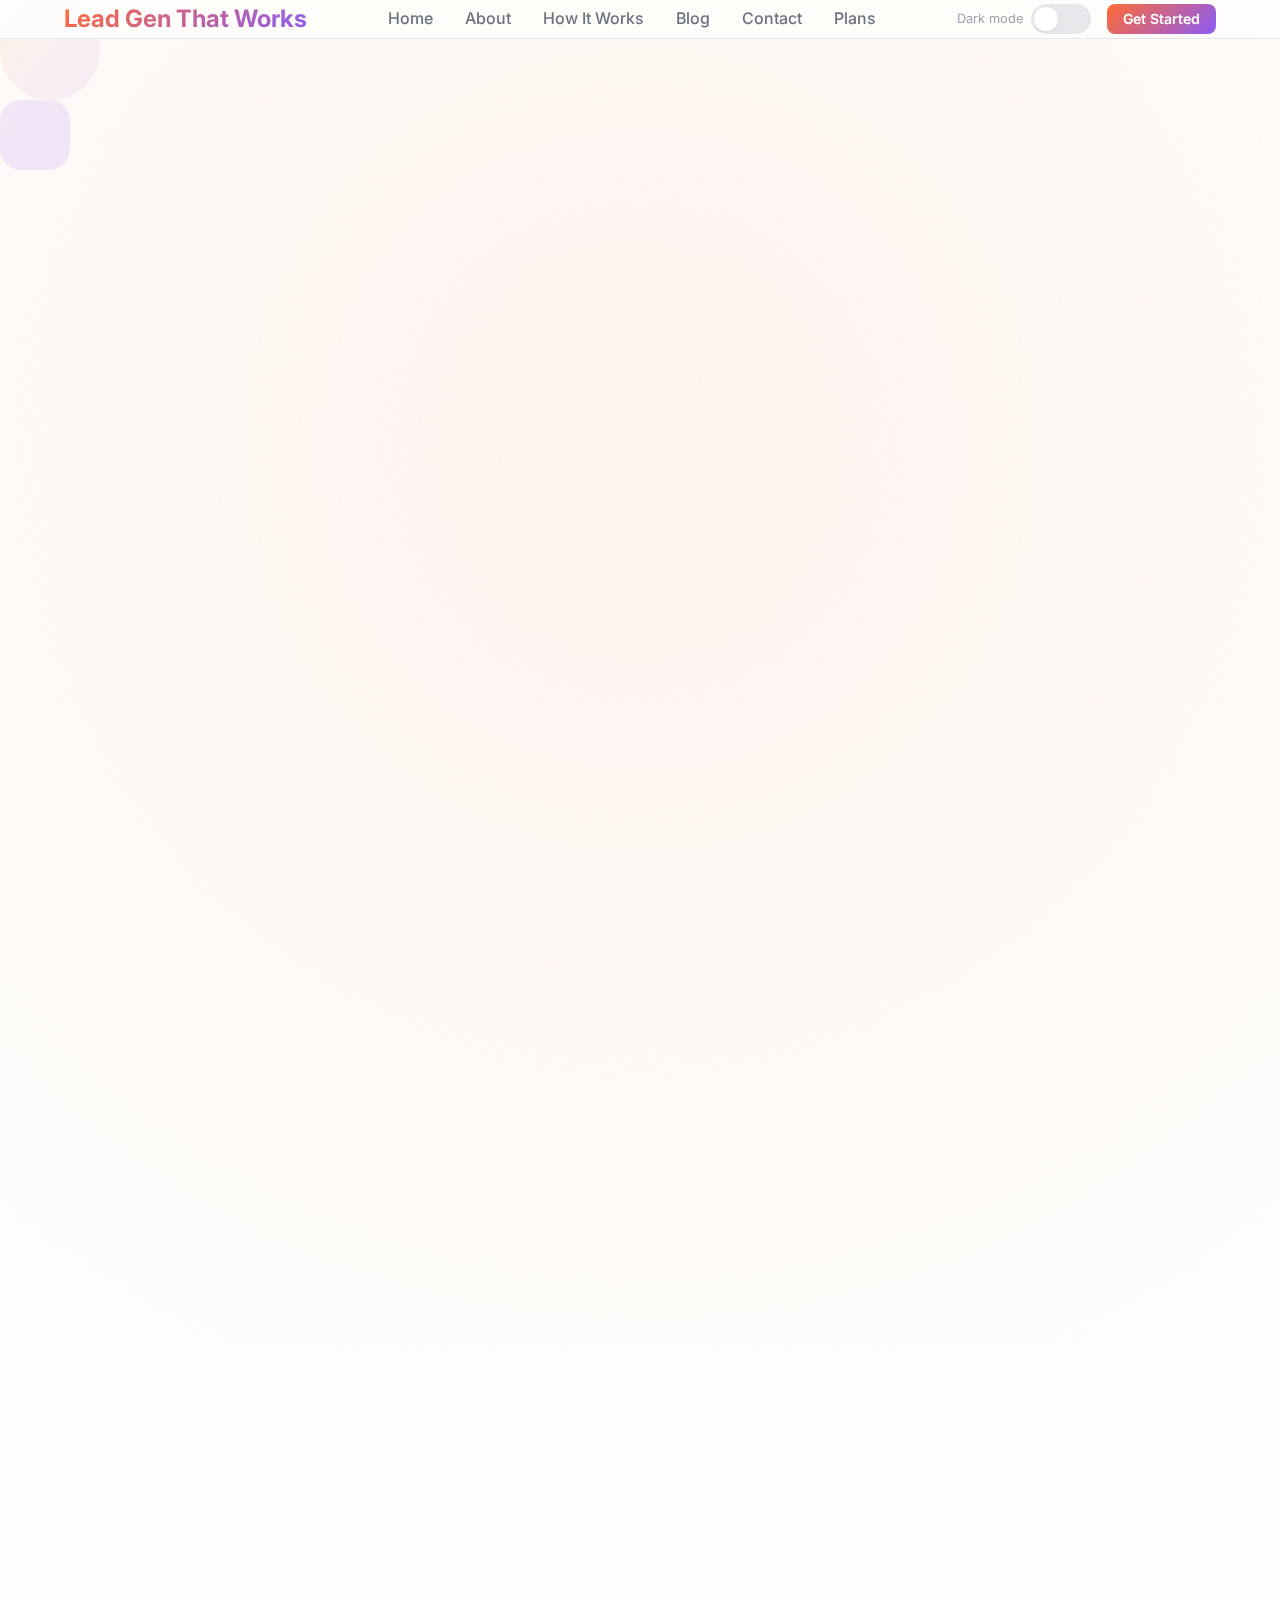
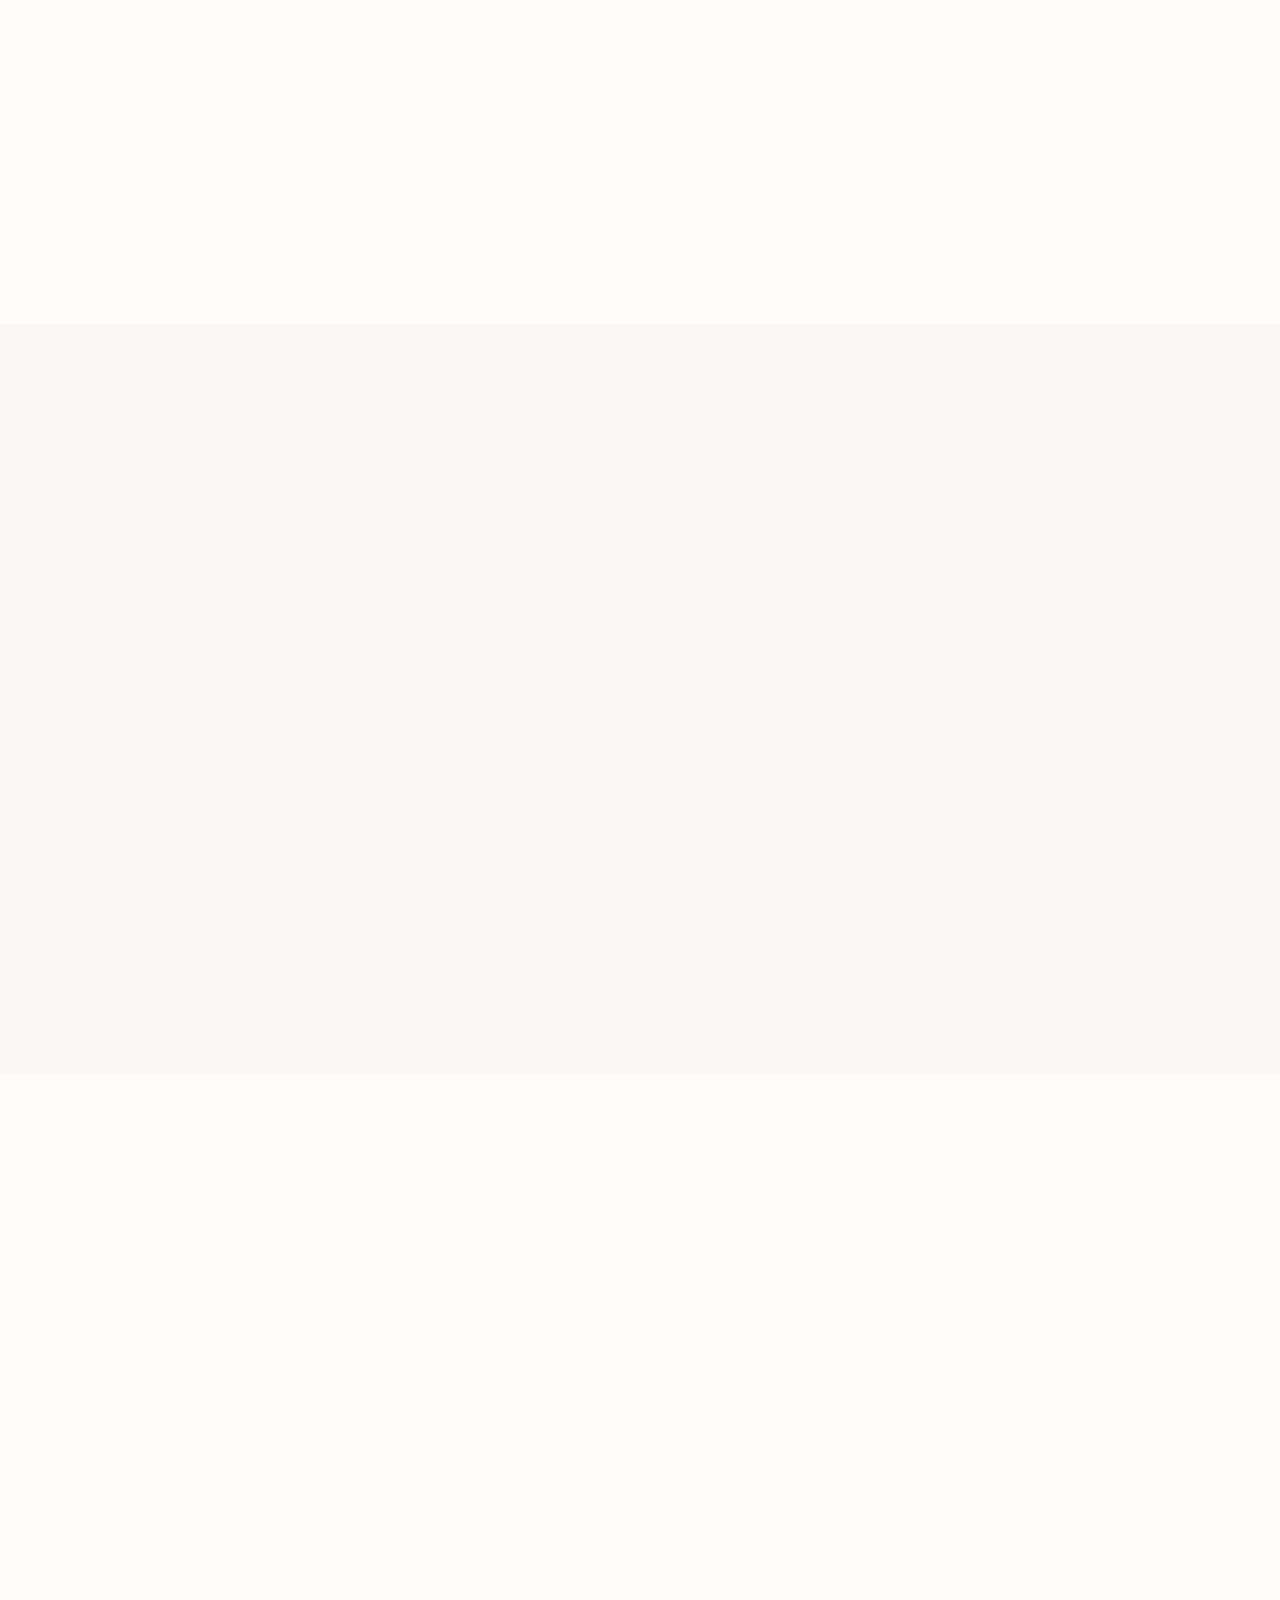
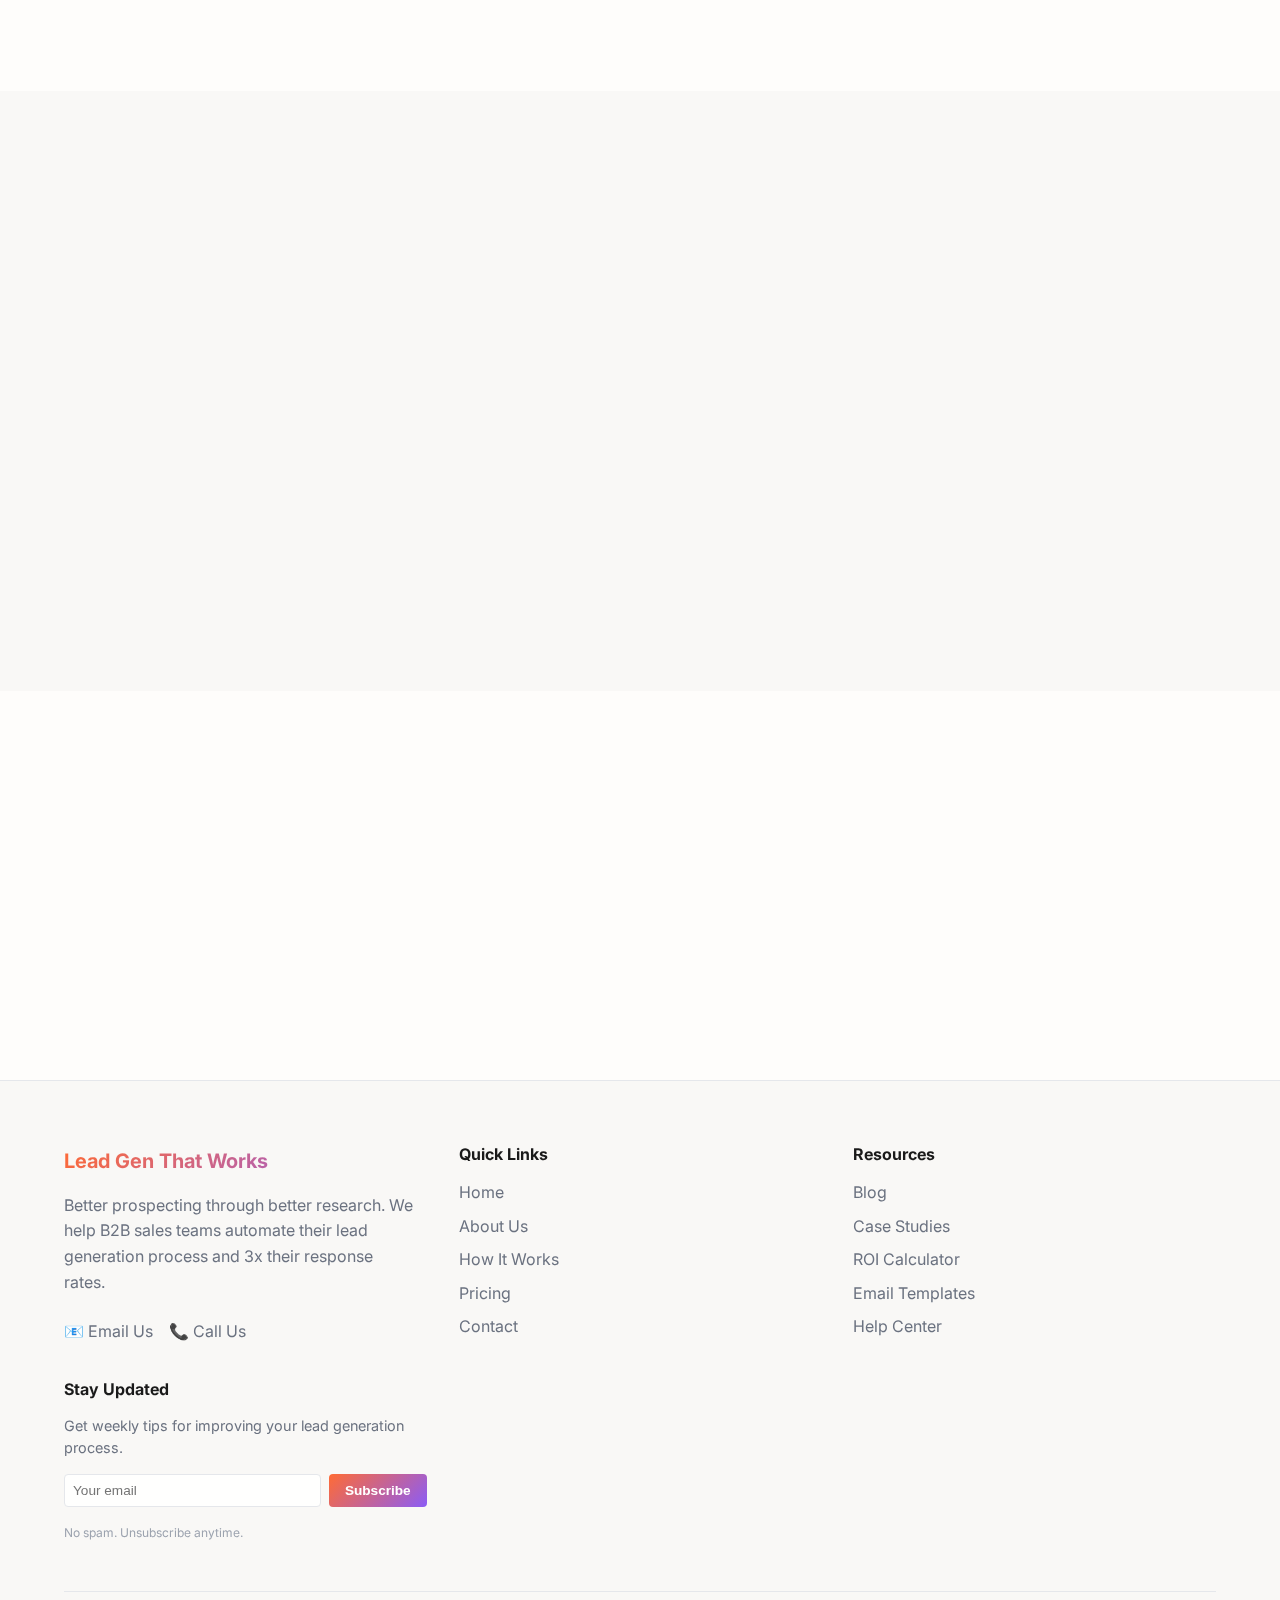
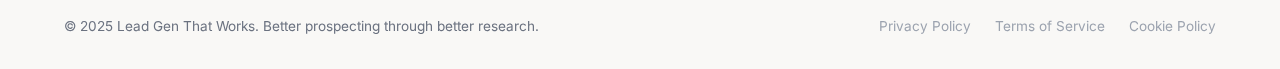
<file: how-it-works.html>
<!DOCTYPE html>
<html lang="en">
<head>
    <meta charset="UTF-8">
    <meta name="viewport" content="width=device-width, initial-scale=1.0">
    <title>How It Works - Lead Gen That Works</title>
    
    <!-- =================== STYLESHEETS =================== -->
    <link rel="stylesheet" href="css/master.css">
    
    <!-- =================== GOOGLE FONTS =================== -->
    <link rel="preconnect" href="https://fonts.googleapis.com">
    <link rel="preconnect" href="https://fonts.gstatic.com" crossorigin>
    <link href="https://fonts.googleapis.com/css2?family=Inter:wght@300;400;500;600;700;800;900&display=swap" rel="stylesheet">
    
    <!-- =================== SHARED COMPONENTS =================== -->
    <script src="js/header.js"></script>
    <script src="js/footer.js"></script>
</head>
<body>
    <main>
        <!-- =================== HERO SECTION =================== -->
        <section class="hero section-hero">
            <div class="hero-bg-shapes" aria-hidden="true">
                <div style="top: 15%; right: 12%; width: 100px; height: 100px; background: var(--gradient); border-radius: 50%; opacity: 0.08; animation: float 8s ease-in-out infinite;"></div>
                <div style="bottom: 25%; left: 8%; width: 70px; height: 70px; background: var(--secondary-accent); border-radius: 30%; opacity: 0.12; animation: float 6s ease-in-out infinite reverse;"></div>
            </div>
            <div class="container">
                <div class="hero-content">
                    <h1 class="hero-title pricing-hero-title fade-in">
                        How We <span class="text-gradient">Automate</span> Your Prospecting
                    </h1>
                    <p class="hero-description fade-in stagger-1">
                        Our proven 4-step system researches prospects, identifies automation opportunities, and creates personalized outreach that gets responses.
                    </p>
                </div>
            </div>
        </section>

        <!-- =================== THE COMPLETE PROCESS SECTION =================== -->
        <section class="section">
            <div class="container">
                <div class="text-center mb-2xl">
                    <h2 class="mb-lg fade-in">The Complete Process</h2>
                    <p class="text-large text-secondary fade-in stagger-1" style="max-width: 700px; margin: 0 auto;">
                        From raw prospect lists to personalized outreach scripts, here's exactly how we transform your lead generation process.
                    </p>
                </div>
                
                <div class="grid grid-auto gap-xl">
                    <div class="process-step timeline-connector fade-in">
                        <div class="step-number">1</div>
                        <div class="step-icon">🎯</div>
                        <h3 class="mb-md">Target Definition</h3>
                        <p class="text-secondary mb-lg">
                            We work with you to define your Ideal Customer Profile (ICP) and create specific targeting criteria that identify prospects most likely to buy.
                        </p>
                        <div style="background: var(--secondary-bg); padding: 1rem; border-radius: var(--radius-md); font-size: 0.9rem; color: var(--text-secondary);">
                            <strong>What we define:</strong> Company size, industry, tech stack, growth stage, funding status, and specific automation readiness signals
                        </div>
                    </div>

                    <div class="process-step timeline-connector fade-in stagger-1">
                        <div class="step-number">2</div>
                        <div class="step-icon">🔍</div>
                        <h3 class="mb-md">Deep Research</h3>
                        <p class="text-secondary mb-lg">
                            Our AI system researches each prospect across multiple data sources, analyzing their business model, recent news, job postings, and automation opportunities.
                        </p>
                        <div style="background: var(--secondary-bg); padding: 1rem; border-radius: var(--radius-md); font-size: 0.9rem; color: var(--text-secondary);">
                            <strong>Research includes:</strong> Company overview, recent developments, tech stack analysis, lead generation maturity, and decision-maker intelligence
                        </div>
                    </div>

                    <div class="process-step timeline-connector fade-in stagger-2">
                        <div class="step-number">3</div>
                        <div class="step-icon">🧠</div>
                        <h3 class="mb-md">Signal Analysis</h3>
                        <p class="text-secondary mb-lg">
                            We analyze the research to identify specific automation readiness signals, competitive pressures, and timing factors that make prospects ready to buy.
                        </p>
                        <div style="background: var(--secondary-bg); padding: 1rem; border-radius: var(--radius-md); font-size: 0.9rem; color: var(--text-secondary);">
                            <strong>Key signals:</strong> Manual processes, scaling challenges, recent funding, team growth, competitive threats, and business expansion
                        </div>
                    </div>

                    <div class="process-step fade-in stagger-3">
                        <div class="step-number">4</div>
                        <div class="step-icon">✉️</div>
                        <h3 class="mb-md">Personalized Outreach</h3>
                        <p class="text-secondary mb-lg">
                            We create multiple personalized email and LinkedIn message variations that reference specific research findings and position your solution as the obvious choice.
                        </p>
                        <div style="background: var(--secondary-bg); padding: 1rem; border-radius: var(--radius-md); font-size: 0.9rem; color: var(--text-secondary);">
                            <strong>You get:</strong> 2 email variations, 1 LinkedIn message, follow-up sequences, and A/B testing recommendations
                        </div>
                    </div>
                </div>
            </div>
        </section>

        <!-- =================== MANUAL VS AUTOMATED COMPARISON =================== -->
        <section class="section" style="background: var(--secondary-bg);">
            <div class="container">
                <div class="text-center mb-2xl">
                    <h2 class="mb-lg fade-in">Manual vs. Automated: The Difference</h2>
                    <p class="text-large text-secondary fade-in stagger-1" style="max-width: 700px; margin: 0 auto;">
                        See why our automated process consistently outperforms traditional manual prospecting.
                    </p>
                </div>
                
                <div class="feature-comparison fade-in stagger-2">
                    <div class="comparison-column">
                        <h4>
                            <span style="color: var(--error-color);">❌</span>
                            Manual Prospecting
                        </h4>
                        <ul>
                            <li>
                                <span style="color: var(--error-color);">•</span>
                                40+ hours per week researching prospects
                            </li>
                            <li>
                                <span style="color: var(--error-color);">•</span>
                                Generic research from basic LinkedIn profiles
                            </li>
                            <li>
                                <span style="color: var(--error-color);">•</span>
                                Inconsistent quality based on researcher skill
                            </li>
                            <li>
                                <span style="color: var(--error-color);">•</span>
                                Missed automation opportunities and signals
                            </li>
                            <li>
                                <span style="color: var(--error-color);">•</span>
                                Template-based messaging that feels generic
                            </li>
                            <li>
                                <span style="color: var(--error-color);">•</span>
                                Response rates around 2-5%
                            </li>
                            <li>
                                <span style="color: var(--error-color);">•</span>
                                Difficult to scale beyond a few prospects daily
                            </li>
                        </ul>
                    </div>

                    <div class="comparison-column">
                        <h4>
                            <span style="color: var(--success-color);">✅</span>
                            Our Automated System
                        </h4>
                        <ul>
                            <li>
                                <span style="color: var(--success-color);">•</span>
                                2 hours per week reviewing and approving outreach
                            </li>
                            <li>
                                <span style="color: var(--success-color);">•</span>
                                Deep research across 15+ data sources per prospect
                            </li>
                            <li>
                                <span style="color: var(--success-color);">•</span>
                                Consistent quality driven by AI and proven processes
                            </li>
                            <li>
                                <span style="color: var(--success-color);">•</span>
                                Advanced signal detection identifies best prospects
                            </li>
                            <li>
                                <span style="color: var(--success-color);">•</span>
                                Truly personalized messaging based on specific research
                            </li>
                            <li>
                                <span style="color: var(--success-color);">•</span>
                                Response rates consistently 15-25%
                            </li>
                            <li>
                                <span style="color: var(--success-color);">•</span>
                                Easily scale to 200+ prospects per month
                            </li>
                        </ul>
                    </div>
                </div>
            </div>
        </section>

        <!-- =================== TECHNOLOGY SECTION =================== -->
        <section class="section">
            <div class="container">
                <div class="text-center mb-2xl">
                    <h2 class="mb-lg fade-in">The Technology Behind the Magic</h2>
                    <p class="text-large text-secondary fade-in stagger-1" style="max-width: 700px; margin: 0 auto;">
                        Our system combines multiple AI models, data sources, and automation tools to deliver consistent results.
                    </p>
                </div>
                
                <div class="tech-stack fade-in stagger-2">
                    <h3 class="mb-xl text-center">Our Tech Stack</h3>
                    <div class="tech-grid">
                        <div class="tech-item">
                            <h5>Research Intelligence</h5>
                            <p class="text-secondary text-small">
                                Tavily, Perplexity, LinkedIn Sales Navigator, company websites, news sources
                            </p>
                        </div>
                        
                        <div class="tech-item">
                            <h5>AI Processing</h5>
                            <p class="text-secondary text-small">
                                GPT-4, Claude, custom signal detection models, sentiment analysis
                            </p>
                        </div>
                        
                        <div class="tech-item">
                            <h5>Data Management</h5>
                            <p class="text-secondary text-small">
                                Notion databases, automated workflows, quality scoring systems
                            </p>
                        </div>
                        
                        <div class="tech-item">
                            <h5>Automation Platform</h5>
                            <p class="text-secondary text-small">
                                n8n workflows, API integrations, error handling, monitoring systems
                            </p>
                        </div>
                    </div>
                </div>
            </div>
        </section>

        <!-- =================== WHAT YOU GET SECTION =================== -->
        <section class="section" style="background: var(--secondary-bg);">
            <div class="container text-center">
                <h2 class="mb-lg fade-in">What You Get Every Week</h2>
                <div class="grid grid-3 gap-xl">
                    <div class="card text-center fade-in">
                        <div class="step-icon" style="margin: 0 auto 1rem;">📋</div>
                        <h3 class="mb-md">Research Reports</h3>
                        <p class="text-secondary">
                            Detailed prospect profiles with company intelligence, automation readiness scores, and specific conversation starters.
                        </p>
                    </div>

                    <div class="card text-center fade-in stagger-1">
                        <div class="step-icon" style="margin: 0 auto 1rem;">✉️</div>
                        <h3 class="mb-md">Outreach Scripts</h3>
                        <p class="text-secondary">
                            Multiple personalized email and LinkedIn message variations ready to copy, paste, and send.
                        </p>
                    </div>

                    <div class="card text-center fade-in stagger-2">
                        <div class="step-icon" style="margin: 0 auto 1rem;">📊</div>
                        <h3 class="mb-md">Performance Insights</h3>
                        <p class="text-secondary">
                            Response rate analysis, A/B testing results, and recommendations for improving your outreach.
                        </p>
                    </div>
                </div>
            </div>
        </section>

        <!-- =================== FINAL CTA SECTION =================== -->
        <section class="section">
            <div class="container text-center">
                <h2 class="mb-lg fade-in">Ready to See It in Action?</h2>
                <p class="text-large mb-2xl fade-in stagger-1" style="max-width: 700px; margin: 0 auto;">
                    Book a 15-minute demo and we'll show you exactly how the system works with your specific target market.
                </p>
                <div class="flex justify-center gap-md flex-wrap">
                    <a href="contact.html" class="btn btn-primary btn-lg fade-in stagger-2">Book Free Demo</a>
                    <a href="pricing.html" class="btn btn-secondary btn-lg fade-in stagger-3">View Pricing</a>
                </div>
                
                <div class="text-small text-muted mt-xl fade-in stagger-4">
                    No commitment required. See results in the first week.
                </div>
            </div>
        </section>
    </main>
    
    <!-- =================== JAVASCRIPT =================== -->
    <script src="js/main.js" defer></script>
</body>
</html>
</file>
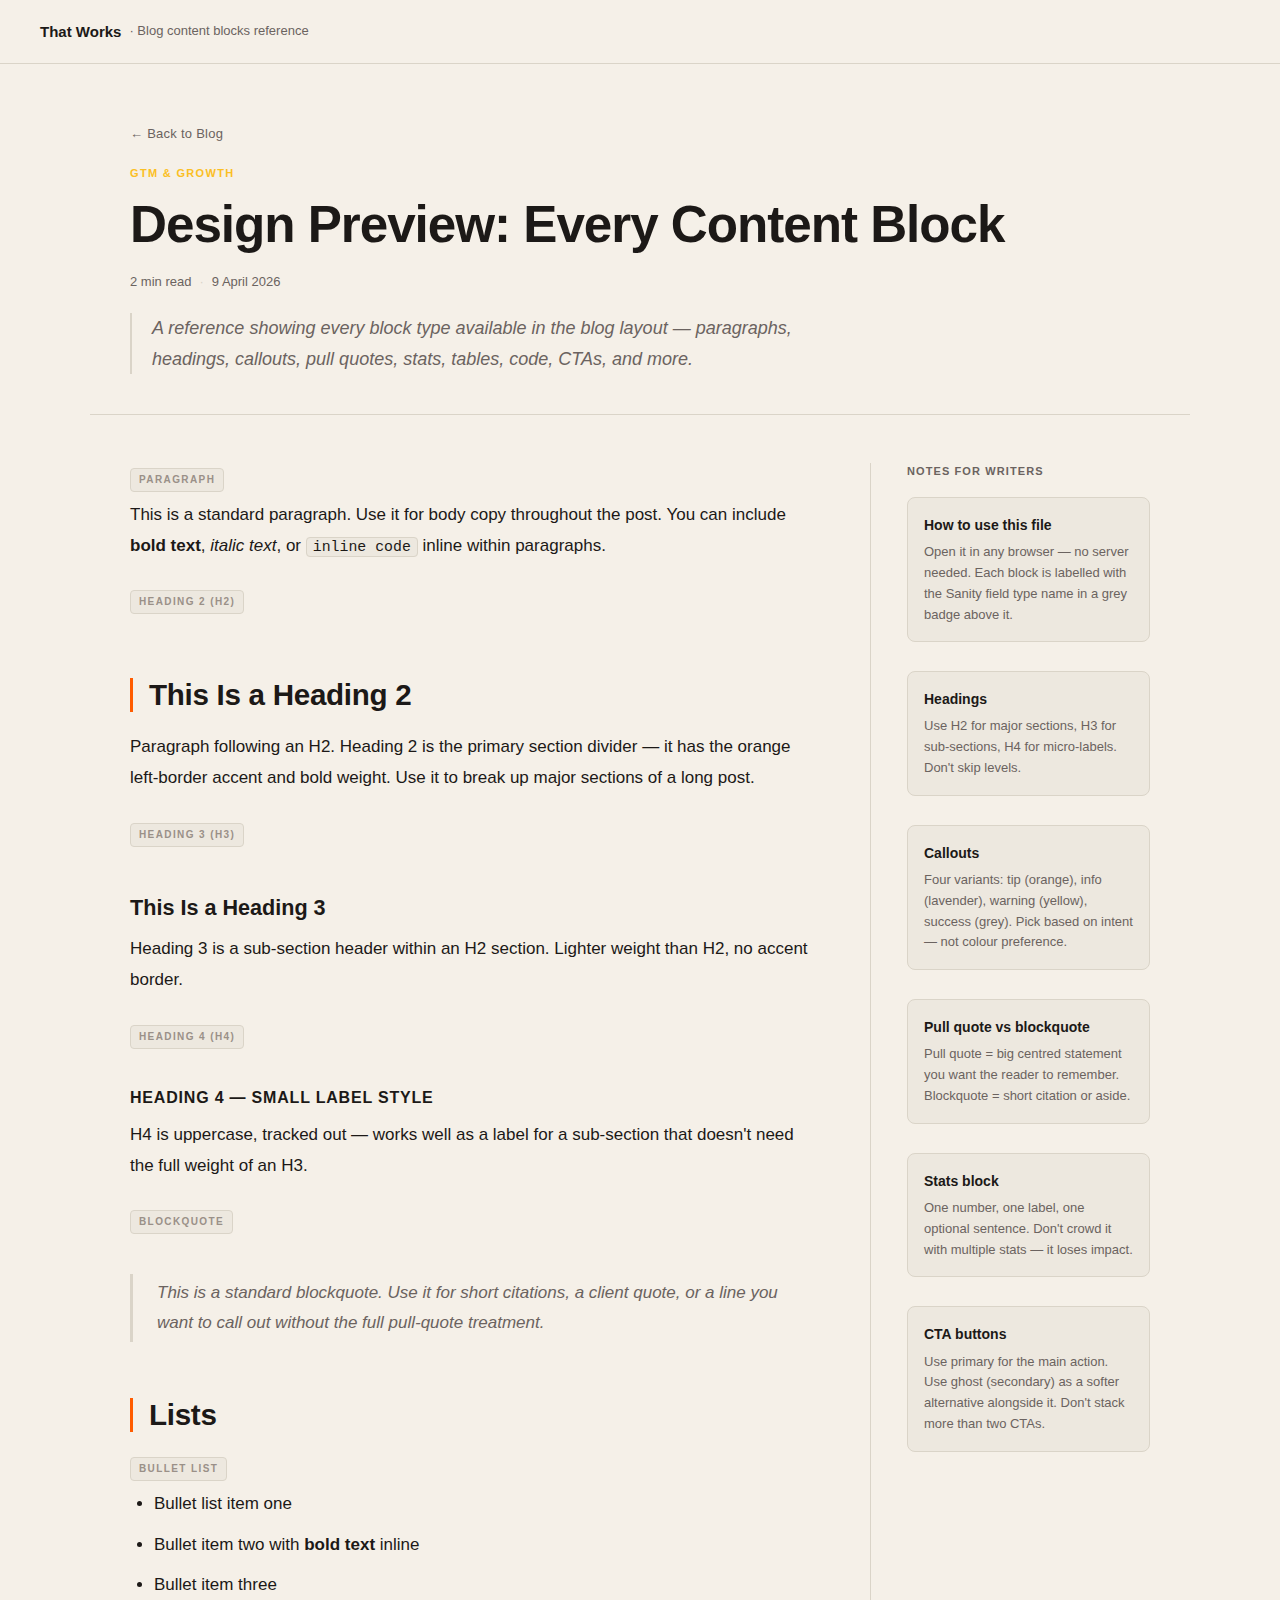
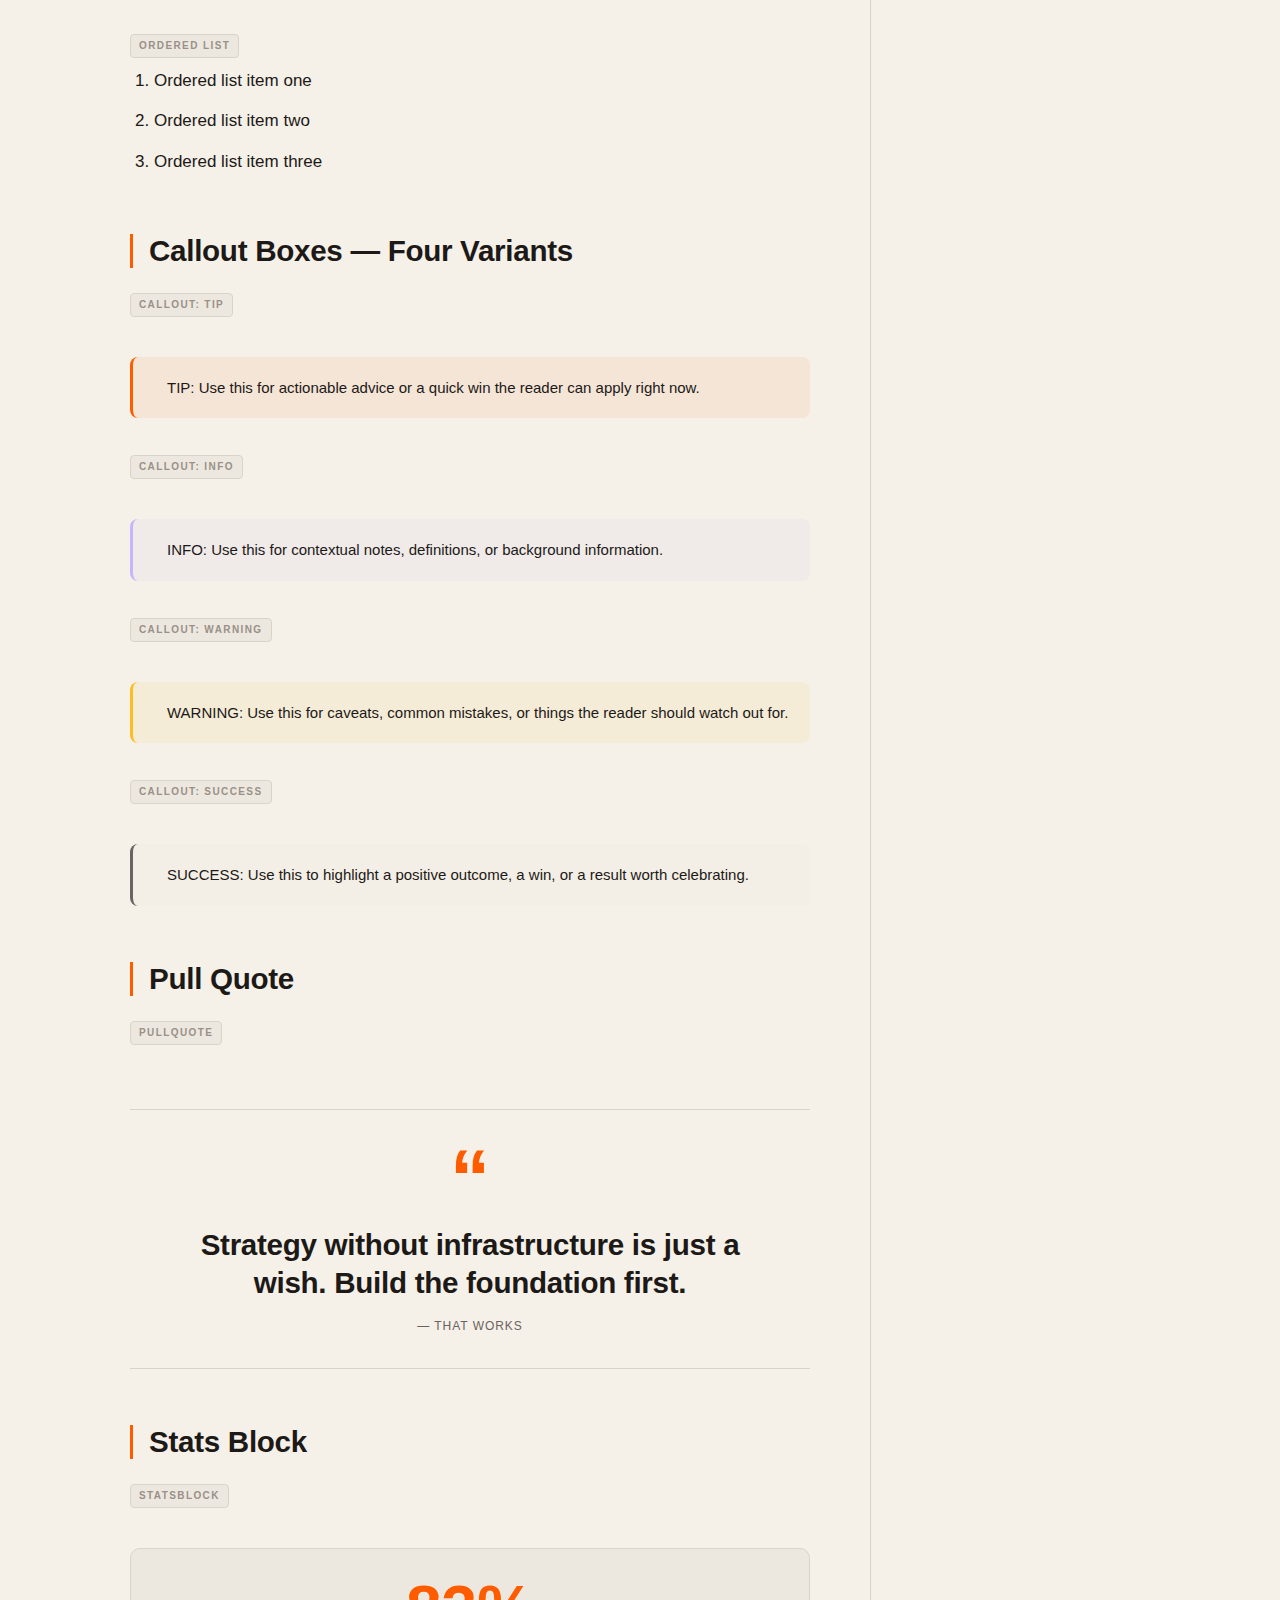
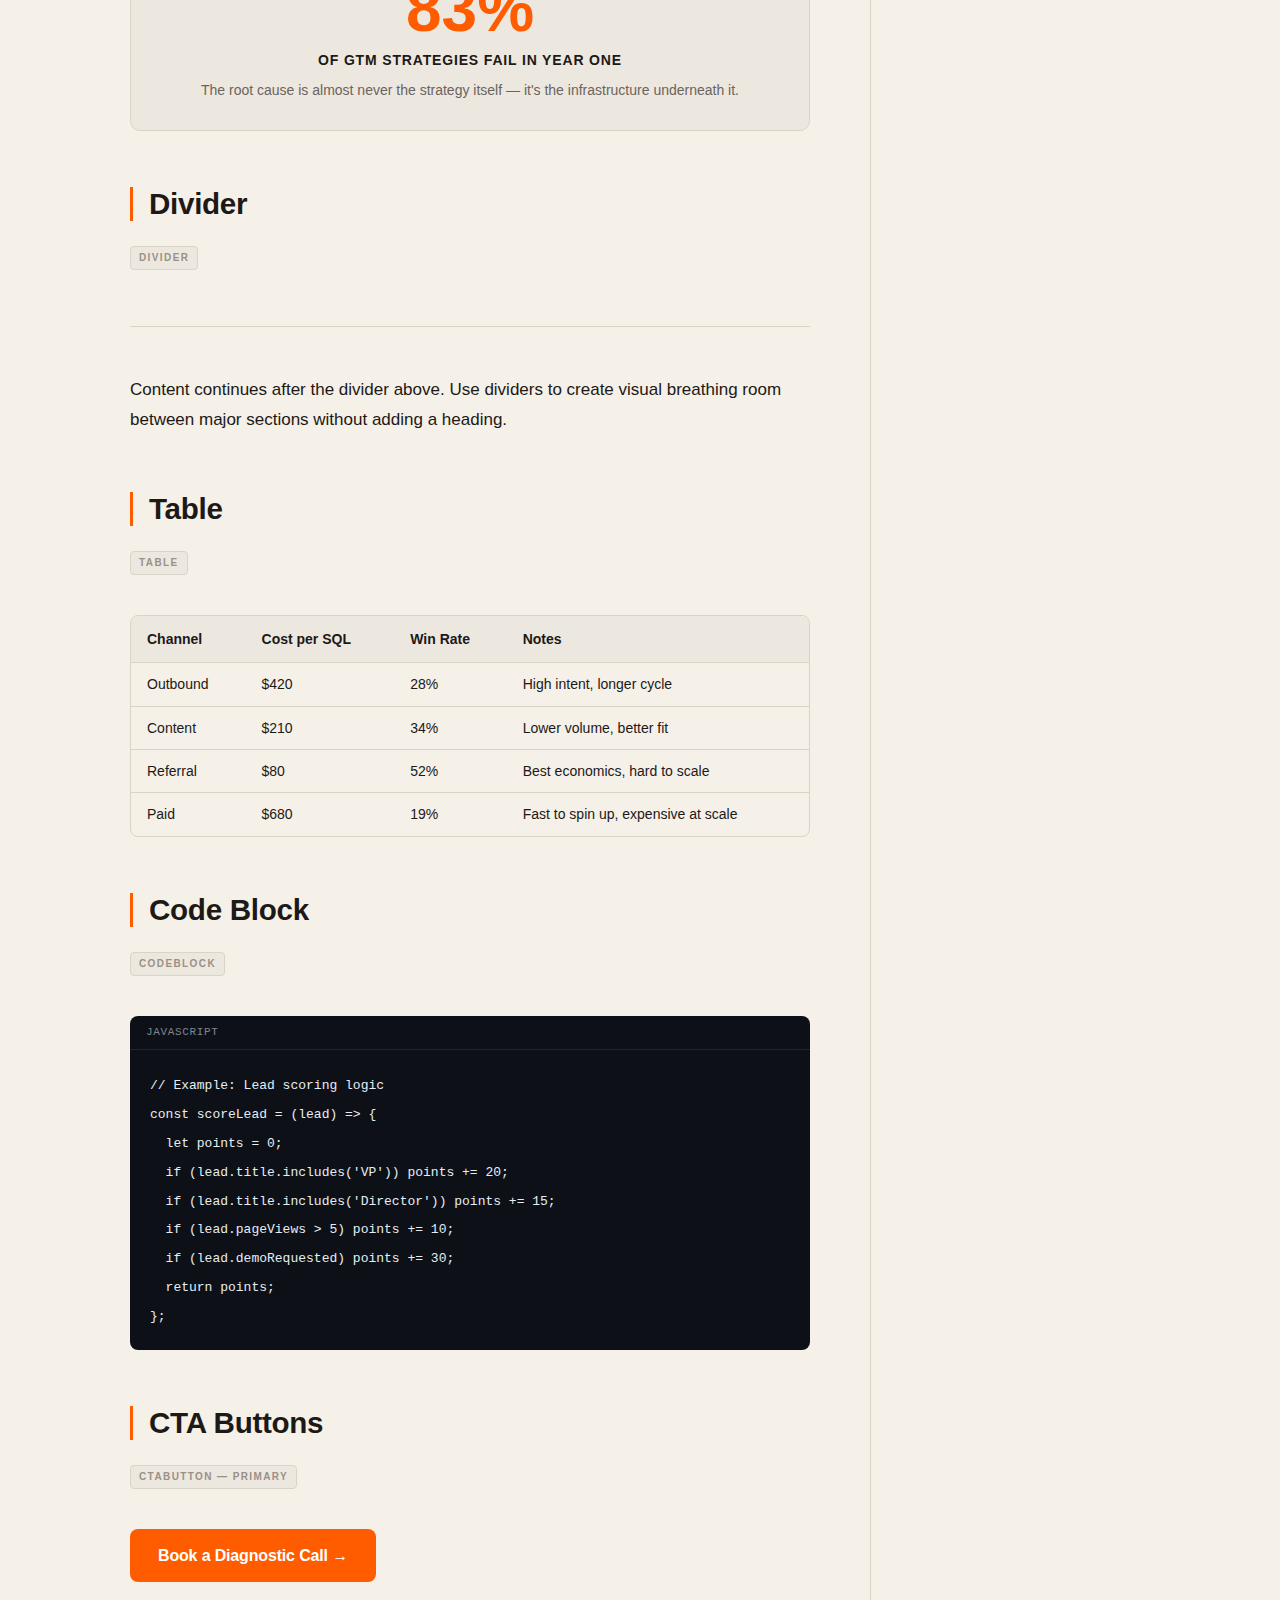
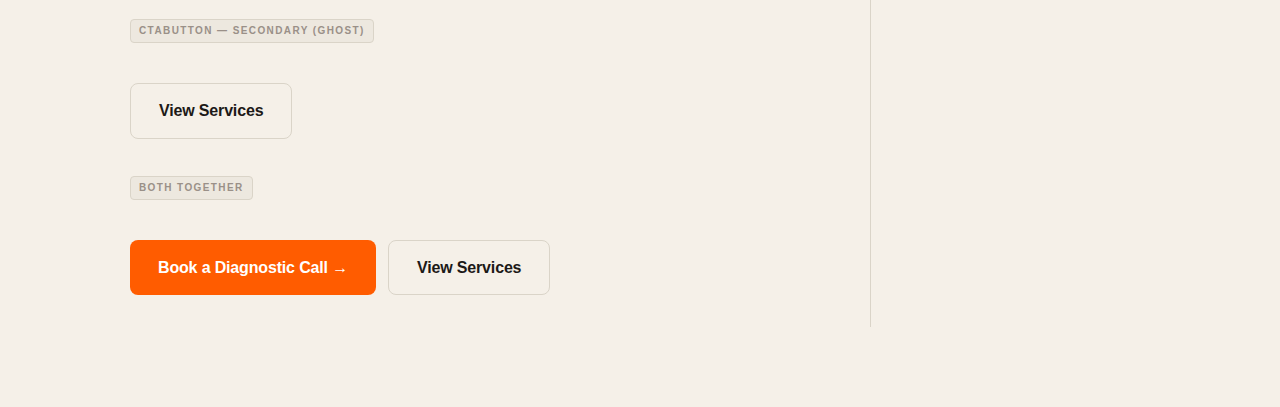
<file: preview-blog-content-blocks.html>
<!DOCTYPE html>
<html lang="en">
<head>
  <meta charset="UTF-8" />
  <meta name="viewport" content="width=device-width, initial-scale=1.0" />
  <title>Blog Content Blocks — That Works Design Preview</title>
  <link rel="preconnect" href="https://fonts.googleapis.com" />
  <link rel="preconnect" href="https://fonts.gstatic.com" crossorigin />
  <link href="https://fonts.googleapis.com/css2?family=Playfair+Display:ital,wght@0,700;0,900;1,700&family=Cabinet+Grotesk:wght@400;500;600;700;800;900&display=swap" rel="stylesheet" />
  <style>

    /* ── Variables (light reading theme — same as live blog posts) ── */
    :root {
      --bg:      #f5f0e8;
      --surface: #f5f0e8;
      --surface2:#ede8df;
      --border:  #dad4c8;
      --orange:  #ff5c00;
      --lavender:#c4b5fd;
      --yellow:  #fbbf24;
      --text:    #1c1917;
      --muted:   #6b6360;
      --label:   #9a9088;
    }

    *, *::before, *::after { box-sizing: border-box; }
    html, body { margin: 0; padding: 0; background: var(--bg); }

    body {
      color: var(--text);
      font-family: 'Cabinet Grotesk', sans-serif;
      font-size: 18px;
      line-height: 1.6;
    }

    /* ── Nav stub ── */
    .nav-stub {
      height: 64px;
      background: #f5f0e8;
      border-bottom: 1px solid var(--border);
      display: flex;
      align-items: center;
      padding: 0 40px;
      font-weight: 800;
      font-size: 15px;
      color: var(--text);
      position: sticky;
      top: 0;
      z-index: 10;
    }
    .nav-stub span {
      font-weight: 400;
      color: var(--muted);
      margin-left: 8px;
      font-size: 13px;
    }

    /* ── Page header ── */
    .post-header {
      padding: 60px 40px 40px;
      max-width: 1100px;
      margin: 0 auto;
    }
    .post-back {
      font-size: 13px;
      color: var(--muted);
      text-decoration: none;
      font-weight: 500;
      letter-spacing: 0.02em;
      display: block;
      margin-bottom: 20px;
    }
    .post-cat {
      font-size: 11px;
      letter-spacing: 0.12em;
      text-transform: uppercase;
      font-weight: 700;
      color: var(--yellow);
      margin-bottom: 16px;
      display: block;
    }
    .post-title {
      font-size: clamp(2rem, 4vw, 3.2rem);
      font-weight: 900;
      line-height: 1.05;
      letter-spacing: -0.02em;
      margin: 0 0 20px;
      color: var(--text);
    }
    .post-meta {
      display: flex;
      align-items: center;
      gap: 8px;
      font-size: 13px;
      color: var(--muted);
      margin-bottom: 20px;
    }
    .post-lede {
      font-size: 18px;
      line-height: 1.7;
      color: var(--muted);
      margin: 0;
      font-style: italic;
      max-width: 680px;
      border-left: 2px solid var(--border);
      padding-left: 20px;
    }

    /* ── Two-column layout ── */
    .post-layout {
      max-width: 1100px;
      margin: 0 auto;
      display: grid;
      grid-template-columns: 1fr 280px;
      gap: 0;
      padding: 48px 40px 80px;
      border-top: 1px solid var(--border);
    }
    .post-content-col {
      min-width: 0;
      padding-right: 56px;
    }
    .post-content {
      max-width: 680px;
    }
    .post-sidebar {
      border-left: 1px solid var(--border);
      padding-left: 36px;
    }
    .sidebar-label {
      font-size: 11px;
      font-weight: 700;
      text-transform: uppercase;
      letter-spacing: 0.1em;
      color: var(--muted);
      margin: 0 0 16px;
    }
    .sidebar-note {
      font-size: 13px;
      color: var(--muted);
      line-height: 1.6;
      background: var(--surface2);
      border: 1px solid var(--border);
      border-radius: 8px;
      padding: 16px;
    }
    .sidebar-note strong {
      color: var(--text);
      display: block;
      margin-bottom: 6px;
      font-size: 14px;
    }

    /* ── Block: paragraph ── */
    .blogpost-p {
      font-size: 17px;
      line-height: 1.8;
      color: var(--text);
      margin: 0 0 24px;
    }
    .blogpost-p strong { color: var(--text); font-weight: 700; }
    .blogpost-p em { font-style: italic; }

    /* ── Block: headings ── */
    .blogpost-h2 {
      font-size: clamp(1.4rem, 2.5vw, 1.85rem);
      font-weight: 900;
      margin: 56px 0 20px;
      color: var(--text);
      line-height: 1.15;
      letter-spacing: -0.01em;
      padding-left: 16px;
      border-left: 3px solid var(--orange);
    }
    .blogpost-h3 {
      font-size: clamp(1.1rem, 2vw, 1.35rem);
      font-weight: 700;
      margin: 40px 0 14px;
      color: var(--text);
      line-height: 1.2;
    }
    .blogpost-h4 {
      font-size: 1rem;
      font-weight: 700;
      margin: 28px 0 10px;
      color: var(--text);
      text-transform: uppercase;
      letter-spacing: 0.05em;
    }

    /* ── Block: blockquote ── */
    .blogpost-blockquote {
      border-left: 3px solid var(--border);
      padding: 4px 0 4px 24px;
      margin: 32px 0;
      font-style: italic;
      color: var(--muted);
      font-size: 17px;
      line-height: 1.75;
    }

    /* ── Block: inline code ── */
    .blogpost-inline-code {
      background: var(--surface2);
      border: 1px solid var(--border);
      border-radius: 4px;
      padding: 1px 6px;
      font-size: 0.875em;
      font-family: "JetBrains Mono", "Fira Code", monospace;
    }

    /* ── Block: link ── */
    .blogpost-link {
      color: var(--text);
      text-decoration: underline;
      text-decoration-color: var(--border);
      text-underline-offset: 3px;
    }

    /* ── Block: lists ── */
    .blogpost-list {
      margin: 0 0 28px;
      padding-left: 24px;
      list-style-type: disc;
    }
    .blogpost-list--ordered { list-style-type: decimal; }
    .blogpost-list li {
      font-size: 17px;
      line-height: 1.8;
      color: var(--text);
      margin-bottom: 10px;
    }
    .blogpost-list li strong { font-weight: 700; }

    /* ── Block: callout box ── */
    .blogpost-callout {
      display: flex;
      align-items: flex-start;
      gap: 14px;
      padding: 18px 20px;
      border-radius: 8px;
      margin: 32px 0;
    }
    .blogpost-callout-icon { font-size: 18px; flex-shrink: 0; margin-top: 1px; }
    .blogpost-callout-text {
      font-size: 15px;
      line-height: 1.7;
      color: var(--text);
      margin: 0;
    }
    .callout--tip     { background: rgba(255,92,0,0.07);    border-left: 3px solid var(--orange); }
    .callout--warning { background: rgba(251,191,36,0.08);  border-left: 3px solid var(--yellow); }
    .callout--info    { background: rgba(196,181,253,0.08); border-left: 3px solid var(--lavender); }
    .callout--success { background: rgba(240,230,211,0.06); border-left: 3px solid var(--muted); }

    /* ── Block: pull quote ── */
    .blogpost-pullquote {
      margin: 56px 0;
      padding: 36px 32px 32px;
      text-align: center;
      border-top: 1px solid var(--border);
      border-bottom: 1px solid var(--border);
      position: relative;
    }
    .blogpost-pullquote::before {
      content: '\201C';
      display: block;
      font-size: 5rem;
      line-height: 0.8;
      color: var(--orange);
      font-weight: 900;
      margin-bottom: 16px;
    }
    .blogpost-pullquote blockquote {
      font-size: clamp(1.35rem, 2.5vw, 1.85rem);
      font-weight: 800;
      line-height: 1.3;
      letter-spacing: -0.01em;
      color: var(--text);
      margin: 0 auto 14px;
      max-width: 560px;
    }
    .blogpost-pullquote figcaption {
      font-size: 12px;
      color: var(--muted);
      font-style: normal;
      letter-spacing: 0.08em;
      text-transform: uppercase;
    }

    /* ── Block: stats ── */
    .blogpost-stat {
      background: var(--surface2);
      border: 1px solid var(--border);
      border-radius: 10px;
      padding: 28px 32px;
      margin: 32px 0;
      text-align: center;
    }
    .blogpost-stat-number {
      font-size: clamp(2.5rem, 6vw, 4rem);
      font-weight: 900;
      line-height: 1;
      color: var(--orange);
      margin-bottom: 8px;
    }
    .blogpost-stat-label {
      font-size: 14px;
      font-weight: 700;
      color: var(--text);
      text-transform: uppercase;
      letter-spacing: 0.06em;
      margin-bottom: 8px;
    }
    .blogpost-stat-desc {
      font-size: 14px;
      color: var(--muted);
      line-height: 1.6;
    }

    /* ── Block: divider ── */
    .blogpost-divider {
      border: none;
      border-top: 1px solid var(--border);
      margin: 48px 0;
    }

    /* ── Block: table ── */
    .blogpost-table-wrap {
      overflow-x: auto;
      margin: 32px 0;
      border-radius: 8px;
      border: 1px solid var(--border);
    }
    .blogpost-table {
      width: 100%;
      border-collapse: collapse;
      font-size: 14px;
    }
    .blogpost-table th {
      background: var(--surface2);
      padding: 12px 16px;
      text-align: left;
      font-weight: 700;
      color: var(--text);
      border-bottom: 1px solid var(--border);
    }
    .blogpost-table td {
      padding: 10px 16px;
      color: var(--text);
      border-bottom: 1px solid var(--border);
    }
    .blogpost-table tr:last-child td { border-bottom: none; }

    /* ── Block: code block ── */
    .blogpost-code-wrap {
      background: #0d1117;
      border-radius: 8px;
      overflow: hidden;
      margin: 32px 0;
    }
    .blogpost-code-lang {
      padding: 8px 16px;
      font-size: 11px;
      color: #7d8590;
      border-bottom: 1px solid #21262d;
      text-transform: uppercase;
      letter-spacing: 0.06em;
      font-family: "JetBrains Mono", monospace;
    }
    .blogpost-code {
      margin: 0;
      padding: 20px;
      overflow-x: auto;
    }
    .blogpost-code code {
      font-family: "JetBrains Mono", "Fira Code", monospace;
      font-size: 13px;
      line-height: 1.7;
      color: #e6edf3;
      white-space: pre;
    }

    /* ── Block: CTA buttons ── */
    .blogpost-cta-wrap { margin: 32px 0; display: flex; gap: 12px; flex-wrap: wrap; }
    .btn-primary {
      display: inline-flex;
      align-items: center;
      gap: 8px;
      padding: 14px 28px;
      background: var(--orange);
      color: #fff;
      border: none;
      border-radius: 8px;
      font-family: 'Cabinet Grotesk', sans-serif;
      font-size: 16px;
      font-weight: 700;
      cursor: pointer;
      text-decoration: none;
      letter-spacing: -0.01em;
    }
    .btn-ghost {
      display: inline-flex;
      align-items: center;
      gap: 8px;
      padding: 14px 28px;
      background: transparent;
      color: var(--text);
      border: 1px solid var(--border);
      border-radius: 8px;
      font-family: 'Cabinet Grotesk', sans-serif;
      font-size: 16px;
      font-weight: 700;
      cursor: pointer;
      text-decoration: none;
      letter-spacing: -0.01em;
    }

    /* ── Block labels (used in the guide) ── */
    .block-label {
      display: inline-block;
      font-size: 10px;
      font-weight: 700;
      text-transform: uppercase;
      letter-spacing: 0.14em;
      color: var(--label);
      background: var(--surface2);
      border: 1px solid var(--border);
      border-radius: 4px;
      padding: 3px 8px;
      margin-bottom: 8px;
    }

    /* ── Responsive ── */
    @media (max-width: 900px) {
      .post-layout {
        grid-template-columns: 1fr;
        padding: 40px 20px 60px;
      }
      .post-content-col { padding-right: 0; }
      .post-sidebar {
        border-left: none;
        border-top: 1px solid var(--border);
        padding-left: 0;
        padding-top: 36px;
        margin-top: 36px;
      }
    }
    @media (max-width: 600px) {
      .post-header { padding: 40px 20px 32px; }
      .nav-stub { padding: 0 20px; }
    }
  </style>
</head>
<body>

  <!-- Nav stub -->
  <div class="nav-stub">
    That Works <span>· Blog content blocks reference</span>
  </div>

  <!-- Post header -->
  <div class="post-header">
    <a href="#" class="post-back">← Back to Blog</a>
    <span class="post-cat" style="color: var(--yellow);">GTM &amp; Growth</span>
    <h1 class="post-title">Design Preview: Every Content Block</h1>
    <div class="post-meta">
      <span>2 min read</span>
      <span style="color:var(--border)">·</span>
      <time>9 April 2026</time>
    </div>
    <p class="post-lede">
      A reference showing every block type available in the blog layout — paragraphs, headings, callouts, pull quotes, stats, tables, code, CTAs, and more.
    </p>
  </div>

  <!-- Body + sidebar -->
  <div class="post-layout">
    <div class="post-content-col">
      <div class="post-content">

        <!-- ── PARAGRAPH ── -->
        <span class="block-label">paragraph</span>
        <p class="blogpost-p">
          This is a standard paragraph. Use it for body copy throughout the post. You can include
          <strong>bold text</strong>, <em>italic text</em>, or
          <code class="blogpost-inline-code">inline code</code>
          inline within paragraphs.
        </p>

        <!-- ── H2 ── -->
        <span class="block-label">heading 2 (h2)</span>
        <h2 class="blogpost-h2">This Is a Heading 2</h2>
        <p class="blogpost-p">
          Paragraph following an H2. Heading 2 is the primary section divider — it has the orange left-border accent and bold weight. Use it to break up major sections of a long post.
        </p>

        <!-- ── H3 ── -->
        <span class="block-label">heading 3 (h3)</span>
        <h3 class="blogpost-h3">This Is a Heading 3</h3>
        <p class="blogpost-p">
          Heading 3 is a sub-section header within an H2 section. Lighter weight than H2, no accent border.
        </p>

        <!-- ── H4 ── -->
        <span class="block-label">heading 4 (h4)</span>
        <h4 class="blogpost-h4">Heading 4 — Small Label Style</h4>
        <p class="blogpost-p">
          H4 is uppercase, tracked out — works well as a label for a sub-section that doesn't need the full weight of an H3.
        </p>

        <!-- ── BLOCKQUOTE ── -->
        <span class="block-label">blockquote</span>
        <blockquote class="blogpost-blockquote">
          This is a standard blockquote. Use it for short citations, a client quote, or a line you want to call out without the full pull-quote treatment.
        </blockquote>

        <!-- ── LISTS ── -->
        <h2 class="blogpost-h2">Lists</h2>

        <span class="block-label">bullet list</span>
        <ul class="blogpost-list">
          <li>Bullet list item one</li>
          <li>Bullet item two with <strong>bold text</strong> inline</li>
          <li>Bullet item three</li>
        </ul>

        <span class="block-label">ordered list</span>
        <ol class="blogpost-list blogpost-list--ordered">
          <li>Ordered list item one</li>
          <li>Ordered list item two</li>
          <li>Ordered list item three</li>
        </ol>

        <!-- ── CALLOUTS ── -->
        <h2 class="blogpost-h2">Callout Boxes — Four Variants</h2>

        <span class="block-label">callout: tip</span>
        <div class="blogpost-callout callout--tip">
          <span class="blogpost-callout-icon"></span>
          <p class="blogpost-callout-text">TIP: Use this for actionable advice or a quick win the reader can apply right now.</p>
        </div>

        <span class="block-label">callout: info</span>
        <div class="blogpost-callout callout--info">
          <span class="blogpost-callout-icon"></span>
          <p class="blogpost-callout-text">INFO: Use this for contextual notes, definitions, or background information.</p>
        </div>

        <span class="block-label">callout: warning</span>
        <div class="blogpost-callout callout--warning">
          <span class="blogpost-callout-icon"></span>
          <p class="blogpost-callout-text">WARNING: Use this for caveats, common mistakes, or things the reader should watch out for.</p>
        </div>

        <span class="block-label">callout: success</span>
        <div class="blogpost-callout callout--success">
          <span class="blogpost-callout-icon"></span>
          <p class="blogpost-callout-text">SUCCESS: Use this to highlight a positive outcome, a win, or a result worth celebrating.</p>
        </div>

        <!-- ── PULL QUOTE ── -->
        <h2 class="blogpost-h2">Pull Quote</h2>

        <span class="block-label">pullQuote</span>
        <figure class="blogpost-pullquote">
          <blockquote>Strategy without infrastructure is just a wish. Build the foundation first.</blockquote>
          <figcaption>— That Works</figcaption>
        </figure>

        <!-- ── STATS ── -->
        <h2 class="blogpost-h2">Stats Block</h2>

        <span class="block-label">statsBlock</span>
        <div class="blogpost-stat">
          <div class="blogpost-stat-number">83%</div>
          <div class="blogpost-stat-label">of GTM strategies fail in year one</div>
          <div class="blogpost-stat-desc">The root cause is almost never the strategy itself — it's the infrastructure underneath it.</div>
        </div>

        <!-- ── DIVIDER ── -->
        <h2 class="blogpost-h2">Divider</h2>

        <span class="block-label">divider</span>
        <hr class="blogpost-divider" />

        <p class="blogpost-p">Content continues after the divider above. Use dividers to create visual breathing room between major sections without adding a heading.</p>

        <!-- ── TABLE ── -->
        <h2 class="blogpost-h2">Table</h2>

        <span class="block-label">table</span>
        <div class="blogpost-table-wrap">
          <table class="blogpost-table">
            <thead>
              <tr>
                <th>Channel</th>
                <th>Cost per SQL</th>
                <th>Win Rate</th>
                <th>Notes</th>
              </tr>
            </thead>
            <tbody>
              <tr><td>Outbound</td><td>$420</td><td>28%</td><td>High intent, longer cycle</td></tr>
              <tr><td>Content</td><td>$210</td><td>34%</td><td>Lower volume, better fit</td></tr>
              <tr><td>Referral</td><td>$80</td><td>52%</td><td>Best economics, hard to scale</td></tr>
              <tr><td>Paid</td><td>$680</td><td>19%</td><td>Fast to spin up, expensive at scale</td></tr>
            </tbody>
          </table>
        </div>

        <!-- ── CODE BLOCK ── -->
        <h2 class="blogpost-h2">Code Block</h2>

        <span class="block-label">codeBlock</span>
        <div class="blogpost-code-wrap">
          <div class="blogpost-code-lang">javascript</div>
          <pre class="blogpost-code"><code>// Example: Lead scoring logic
const scoreLead = (lead) => {
  let points = 0;
  if (lead.title.includes('VP')) points += 20;
  if (lead.title.includes('Director')) points += 15;
  if (lead.pageViews > 5) points += 10;
  if (lead.demoRequested) points += 30;
  return points;
};</code></pre>
        </div>

        <!-- ── CTA BUTTONS ── -->
        <h2 class="blogpost-h2">CTA Buttons</h2>

        <span class="block-label">ctaButton — primary</span>
        <div class="blogpost-cta-wrap">
          <a href="#" class="btn-primary">Book a Diagnostic Call →</a>
        </div>

        <span class="block-label">ctaButton — secondary (ghost)</span>
        <div class="blogpost-cta-wrap">
          <a href="#" class="btn-ghost">View Services</a>
        </div>

        <span class="block-label">both together</span>
        <div class="blogpost-cta-wrap">
          <a href="#" class="btn-primary">Book a Diagnostic Call →</a>
          <a href="#" class="btn-ghost">View Services</a>
        </div>

      </div><!-- /post-content -->
    </div><!-- /post-content-col -->

    <!-- Sidebar -->
    <aside class="post-sidebar">
      <p class="sidebar-label">Notes for writers</p>
      <div class="sidebar-note">
        <strong>How to use this file</strong>
        Open it in any browser — no server needed. Each block is labelled with the Sanity field type name in a grey badge above it.
      </div>
      <br />
      <div class="sidebar-note">
        <strong>Headings</strong>
        Use H2 for major sections, H3 for sub-sections, H4 for micro-labels. Don't skip levels.
      </div>
      <br />
      <div class="sidebar-note">
        <strong>Callouts</strong>
        Four variants: tip (orange), info (lavender), warning (yellow), success (grey). Pick based on intent — not colour preference.
      </div>
      <br />
      <div class="sidebar-note">
        <strong>Pull quote vs blockquote</strong>
        Pull quote = big centred statement you want the reader to remember. Blockquote = short citation or aside.
      </div>
      <br />
      <div class="sidebar-note">
        <strong>Stats block</strong>
        One number, one label, one optional sentence. Don't crowd it with multiple stats — it loses impact.
      </div>
      <br />
      <div class="sidebar-note">
        <strong>CTA buttons</strong>
        Use primary for the main action. Use ghost (secondary) as a softer alternative alongside it. Don't stack more than two CTAs.
      </div>
    </aside>
  </div>

</body>
</html>
</file>
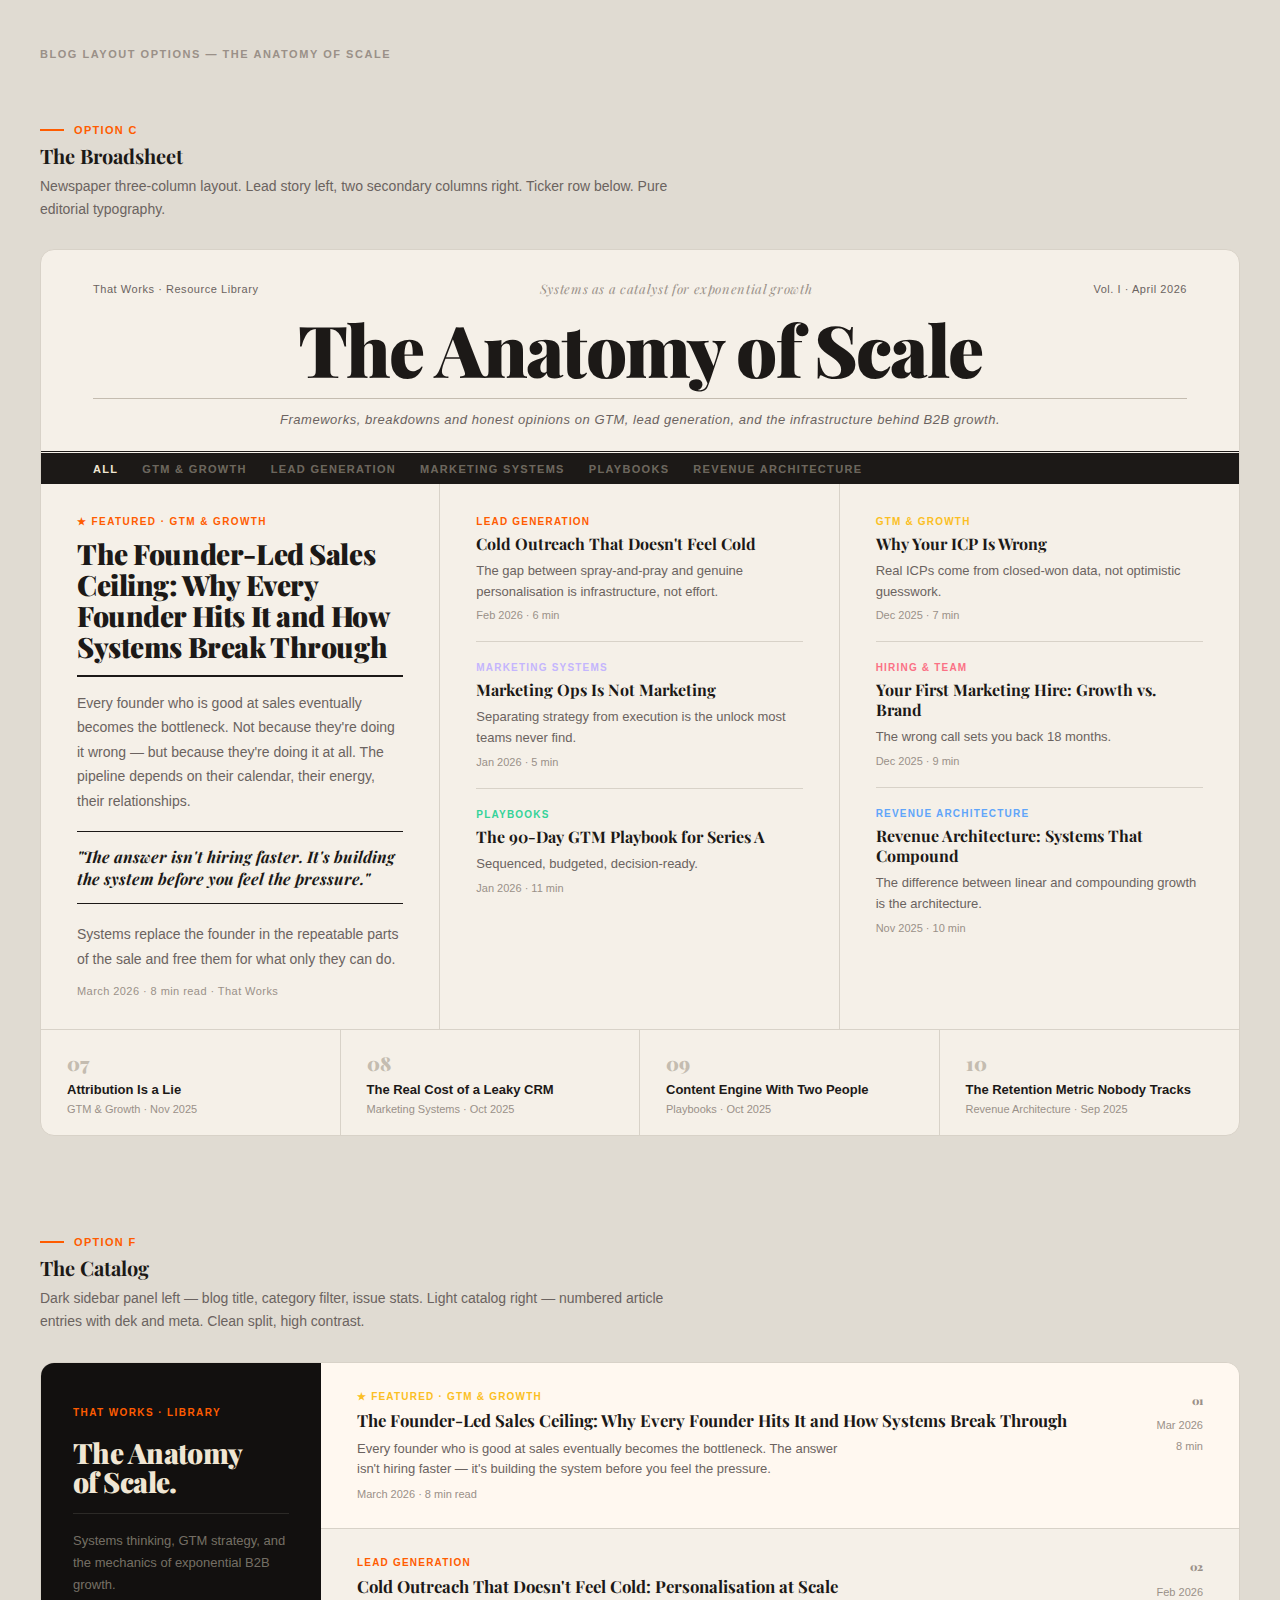
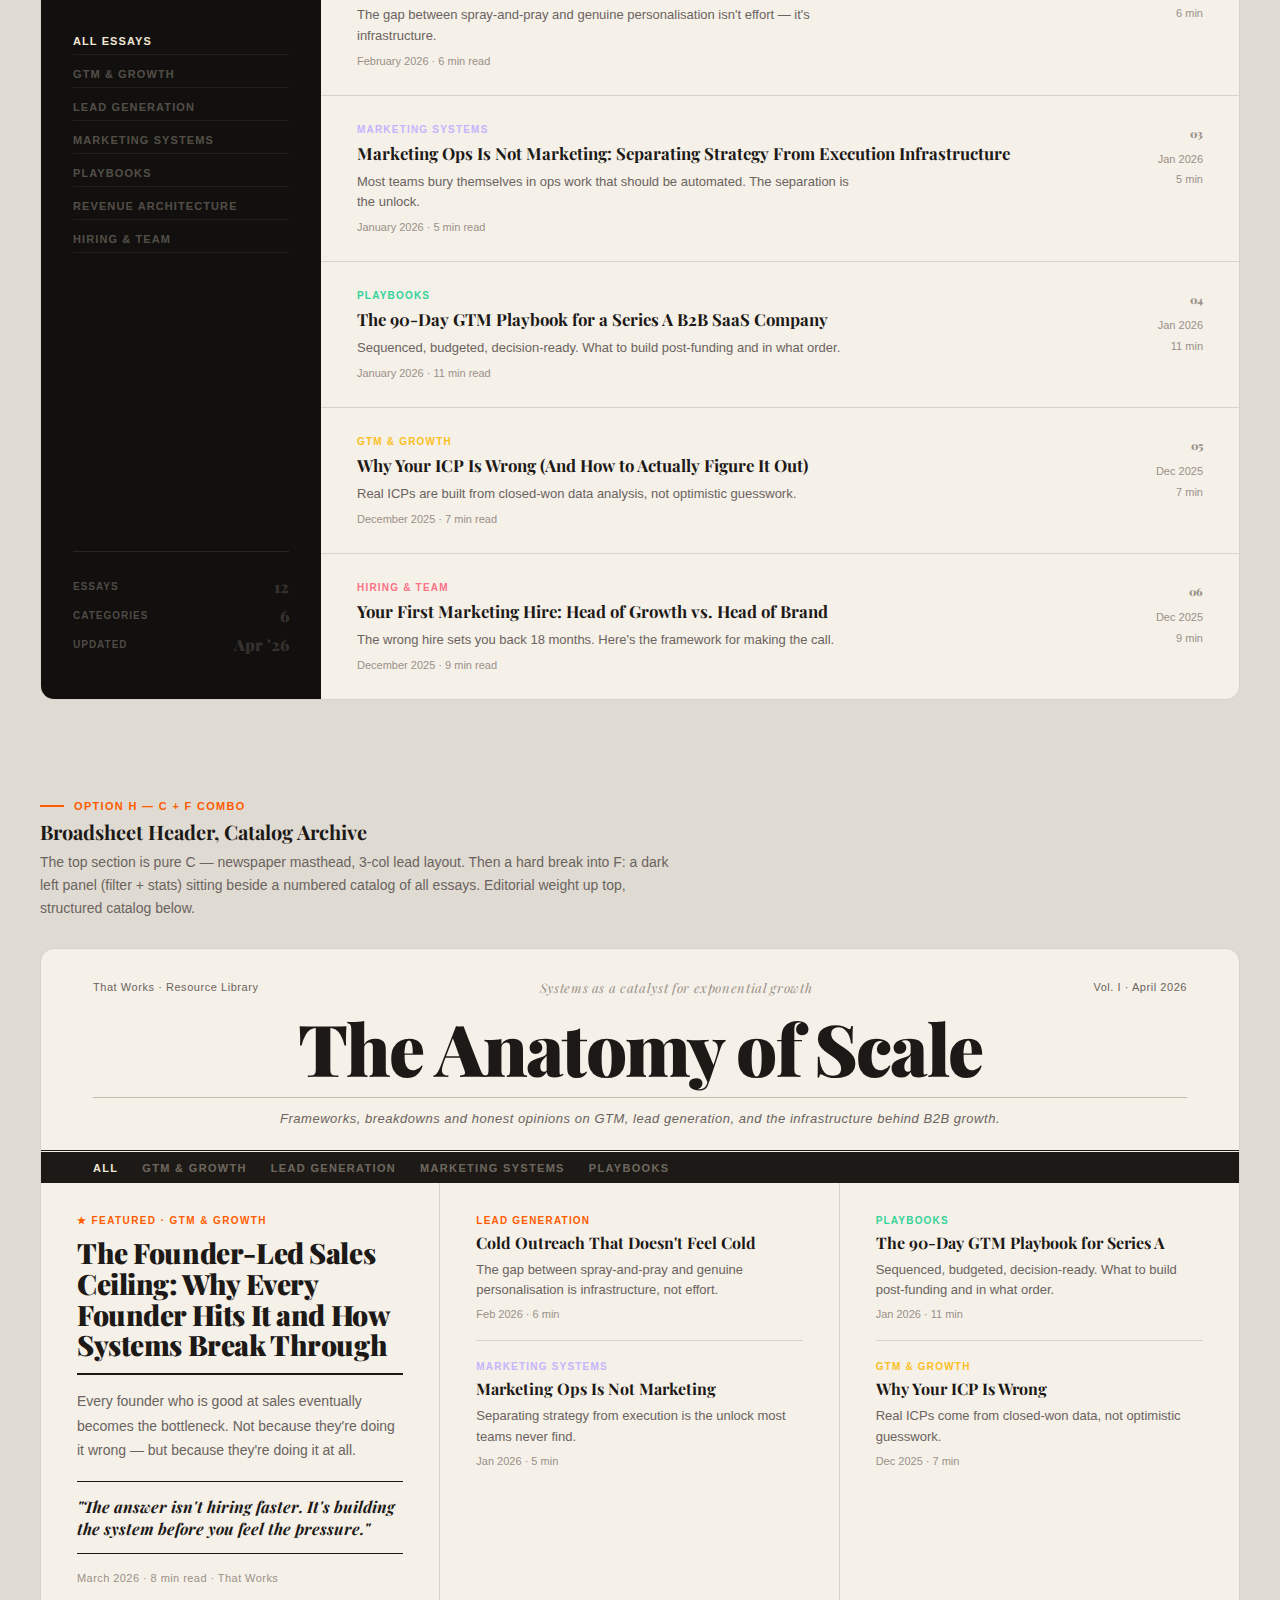
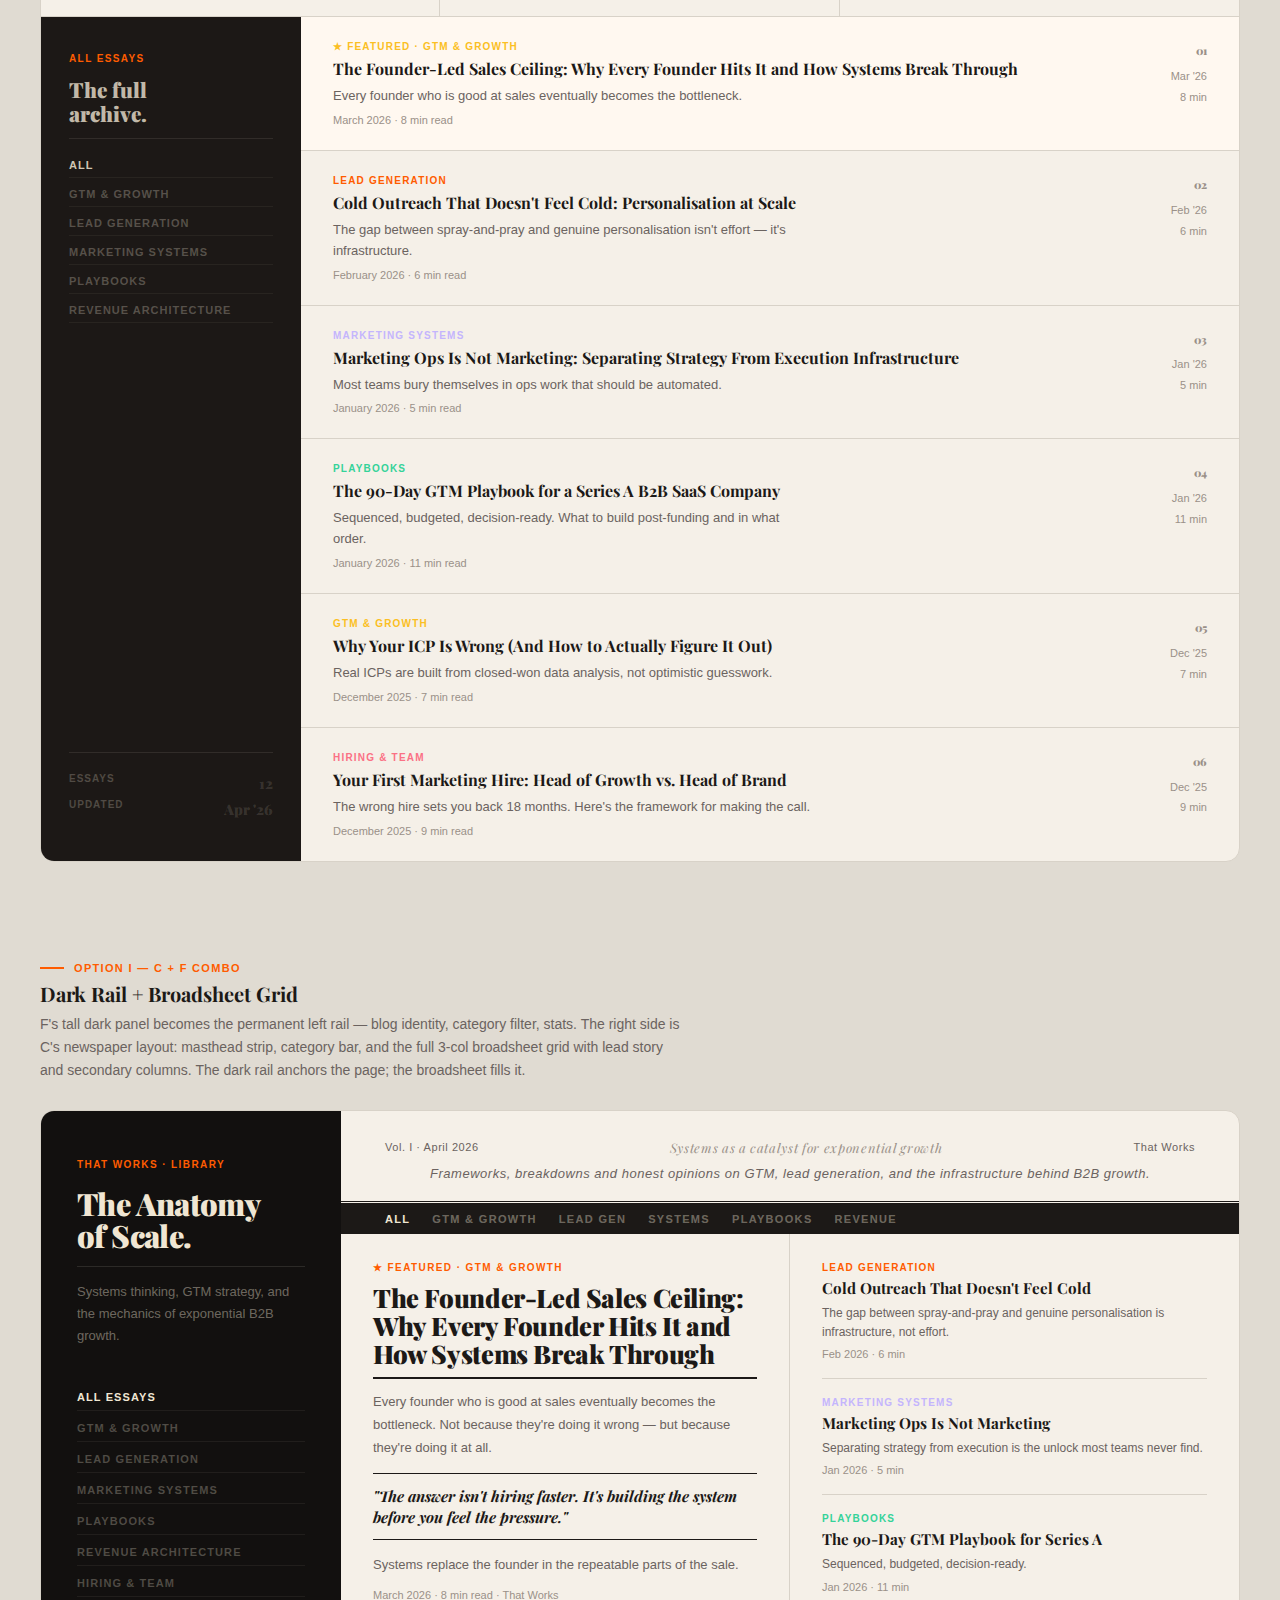
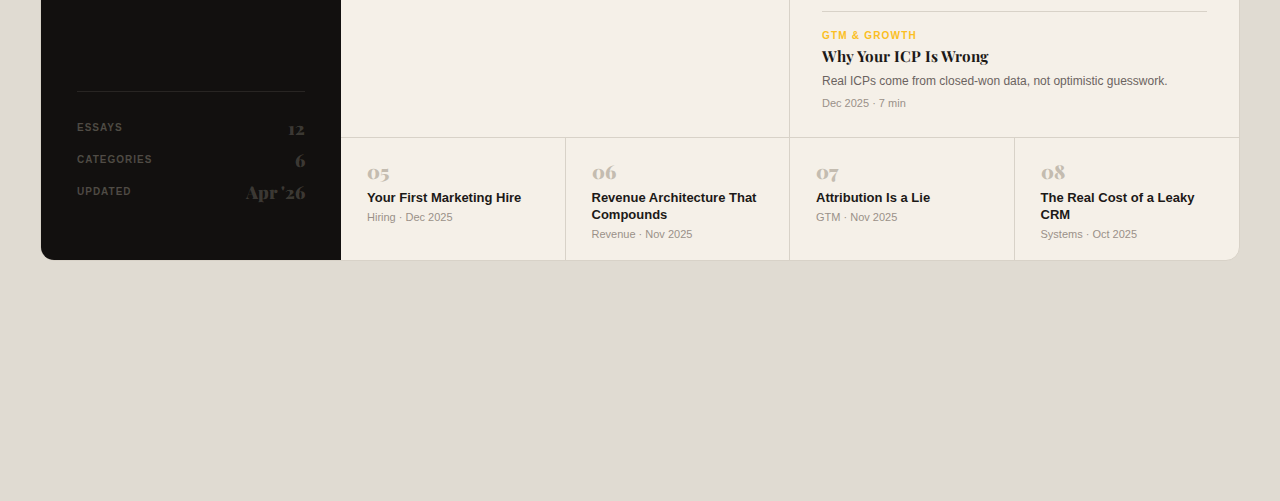
<file: preview-blog-layouts.html>
<!DOCTYPE html>
<html lang="en">
<head>
  <meta charset="UTF-8" />
  <meta name="viewport" content="width=device-width, initial-scale=1.0" />
  <title>Blog Layout Options — The Anatomy of Scale</title>
  <link rel="preconnect" href="https://fonts.googleapis.com" />
  <link rel="preconnect" href="https://fonts.gstatic.com" crossorigin />
  <link href="https://fonts.googleapis.com/css2?family=Cabinet+Grotesk:wght@400;500;600;700;800;900&family=Playfair+Display:ital,wght@0,700;0,900;1,400;1,700&display=swap" rel="stylesheet" />
  <style>
    :root {
      --bg:     #f5f0e8;
      --bg2:    #ede8df;
      --border: #d8d2c8;
      --bdr2:   #c4bcb0;
      --text:   #1c1917;
      --muted:  #6b6360;
      --label:  #9a9088;
      --orange: #ff5c00;
      --amber:  #fbbf24;
      --lav:    #c4b5fd;
      --dark:   #12100f;
      --dark2:  #1c1816;
    }
    *, *::before, *::after { box-sizing: border-box; margin: 0; padding: 0; }
    body { background: #e0dbd2; font-family: 'Cabinet Grotesk', sans-serif; color: var(--text); padding: 48px 40px 140px; }
    .page-title { font-size: 11px; font-weight: 700; letter-spacing: 0.14em; text-transform: uppercase; color: var(--label); margin-bottom: 64px; }
    .option { margin-bottom: 100px; }
    .option-tag { font-size: 11px; font-weight: 700; letter-spacing: 0.12em; text-transform: uppercase; color: var(--orange); margin-bottom: 6px; display: flex; align-items: center; gap: 10px; }
    .option-tag::before { content:''; width:24px; height:2px; background:var(--orange); }
    .option-name { font-family: 'Playfair Display', serif; font-size: 20px; font-weight: 700; margin-bottom: 6px; }
    .option-desc { font-size: 14px; color: var(--muted); line-height: 1.65; max-width: 640px; margin-bottom: 28px; }

    /* shared */
    .cat { font-size: 10px; font-weight: 700; letter-spacing: 0.12em; text-transform: uppercase; }
    .c-gtm  { color: var(--amber); }
    .c-lead { color: var(--orange); }
    .c-mkt  { color: var(--lav); }
    .c-play { color: #34d399; }
    .c-hire { color: #fb7185; }
    .c-rev  { color: #60a5fa; }

    /* shared index row */
    .ix-row { display: grid; grid-template-columns: 60px 1fr auto; align-items: center; padding: 22px 52px; border-bottom: 1px solid var(--border); text-decoration: none; color: inherit; transition: background 0.12s; }
    .ix-row:last-child { border-bottom: none; }
    .ix-row:hover { background: var(--bg2); }
    .ix-row:hover .ix-num { color: var(--orange); }
    .ix-num { font-family: 'Playfair Display', serif; font-size: 1.45rem; font-weight: 900; color: var(--bdr2); line-height: 1; transition: color 0.12s; }
    .ix-cat { font-size: 10px; font-weight: 700; letter-spacing: 0.12em; text-transform: uppercase; display: block; margin-bottom: 5px; }
    .ix-hed { font-family: 'Playfair Display', serif; font-size: 1.05rem; font-weight: 700; line-height: 1.25; color: var(--text); }
    .ix-exc { font-size: 13px; color: var(--muted); line-height: 1.5; margin-top: 4px; max-width: 560px; }
    .ix-aside { text-align: right; white-space: nowrap; padding-left: 28px; }
    .ix-aside span { display: block; font-size: 11px; color: var(--label); line-height: 1.9; }

    /* shared broadsheet masthead */
    .mast { padding: 30px 52px 24px; border-bottom: 3px double var(--text); }
    .mast-top { display: flex; align-items: center; justify-content: space-between; margin-bottom: 16px; }
    .mast-top span { font-size: 11px; color: var(--muted); letter-spacing: 0.05em; }
    .mast-title { font-family: 'Playfair Display', serif; font-size: clamp(3rem, 5.6vw, 5.4rem); font-weight: 900; line-height: 1; letter-spacing: -0.025em; text-align: center; }
    .mast-rule { height: 1px; background: var(--bdr2); margin: 13px 0; }
    .mast-tag { font-size: 13px; color: var(--muted); font-style: italic; letter-spacing: 0.04em; text-align: center; }
    .mast-bar { padding: 9px 52px; background: var(--text); display: flex; align-items: center; gap: 24px; }
    .mast-bar span { font-size: 11px; font-weight: 700; letter-spacing: 0.12em; text-transform: uppercase; color: rgba(240,230,211,0.4); cursor: pointer; }
    .mast-bar span.on { color: #f0e6d3; }

    /* shared broadsheet body col */
    .bs-col { padding: 32px 36px; border-right: 1px solid var(--border); }
    .bs-col:last-child { border-right: none; }
    .bs-overline { font-size: 10px; font-weight: 700; letter-spacing: 0.14em; text-transform: uppercase; color: var(--orange); display: block; margin-bottom: 12px; }
    .bs-hed { font-family: 'Playfair Display', serif; font-size: clamp(1.4rem, 2.2vw, 1.9rem); font-weight: 900; line-height: 1.1; letter-spacing: -0.015em; margin-bottom: 12px; }
    .bs-thick { height: 2px; background: var(--text); margin-bottom: 14px; }
    .bs-dek { font-size: 14px; color: var(--muted); line-height: 1.75; margin-bottom: 14px; }
    .bs-pq { border-top: 1.5px solid var(--text); border-bottom: 1.5px solid var(--text); padding: 14px 0; margin: 18px 0; }
    .bs-pq p { font-family: 'Playfair Display', serif; font-size: 1rem; font-weight: 700; font-style: italic; line-height: 1.35; }
    .bs-meta { font-size: 11px; color: var(--label); letter-spacing: 0.04em; }
    .bs-story { padding-bottom: 20px; margin-bottom: 20px; border-bottom: 1px solid var(--border); }
    .bs-story:last-child { border-bottom: none; margin: 0; padding: 0; }
    .bs-scat { font-size: 10px; font-weight: 700; letter-spacing: 0.12em; text-transform: uppercase; display: block; margin-bottom: 7px; }
    .bs-shed { font-family: 'Playfair Display', serif; font-size: 1rem; font-weight: 700; line-height: 1.25; margin-bottom: 7px; }
    .bs-sdek { font-size: 13px; color: var(--muted); line-height: 1.6; margin-bottom: 7px; }
    .bs-smeta { font-size: 11px; color: var(--label); }

    /* shared ticker */
    .ticker { display: grid; grid-template-columns: repeat(4,1fr); }
    .tick { padding: 20px 26px; border-right: 1px solid var(--border); text-decoration: none; color: inherit; transition: background 0.12s; display: block; }
    .tick:last-child { border-right: none; }
    .tick:hover { background: var(--bg2); }
    .tick-n { font-family: 'Playfair Display', serif; font-size: 1.2rem; font-weight: 900; color: var(--bdr2); margin-bottom: 6px; }
    .tick-h { font-size: 13px; font-weight: 700; line-height: 1.3; margin-bottom: 4px; }
    .tick-m { font-size: 11px; color: var(--label); }

    /* shared timeline entry */
    .cr-entry { display: grid; grid-template-columns: 100px 1fr; text-decoration: none; color: inherit; transition: background 0.12s; border-bottom: 1px solid var(--border); }
    .cr-entry:last-child { border-bottom: none; }
    .cr-entry:hover { background: var(--bg2); }
    .cr-entry:hover .cr-dot { background: var(--orange); border-color: var(--orange); }
    .cr-entry:hover .cr-hed { color: var(--orange); }
    .cr-date-col { padding: 24px 20px 24px 0; text-align: right; position: relative; }
    .cr-dot { position: absolute; right: -5px; top: 30px; width: 9px; height: 9px; border-radius: 50%; background: var(--bg); border: 2px solid var(--bdr2); transition: background 0.15s, border-color 0.15s; z-index: 1; }
    .cr-month { font-size: 10px; font-weight: 700; letter-spacing: 0.08em; text-transform: uppercase; color: var(--muted); display: block; }
    .cr-year { font-family: 'Playfair Display', serif; font-size: 1rem; font-weight: 900; color: var(--bdr2); }
    .cr-content { padding: 24px 0 24px 28px; }
    .cr-cat { font-size: 10px; font-weight: 700; letter-spacing: 0.12em; text-transform: uppercase; display: block; margin-bottom: 6px; }
    .cr-hed { font-family: 'Playfair Display', serif; font-size: 1rem; font-weight: 700; line-height: 1.25; color: var(--text); margin-bottom: 6px; transition: color 0.12s; }
    .cr-dek { font-size: 13px; color: var(--muted); line-height: 1.6; margin-bottom: 6px; max-width: 560px; }
    .cr-meta { font-size: 11px; color: var(--label); }
    .cr-feat { background: var(--dark); }
    .cr-feat .cr-month { color: rgba(240,230,211,0.3); }
    .cr-feat .cr-year { color: rgba(240,230,211,0.18); }
    .cr-feat .cr-dot { background: var(--orange); border-color: var(--orange); }
    .cr-feat .cr-hed { color: #f0e6d3; }
    .cr-feat .cr-dek { color: rgba(240,230,211,0.5); }
    .cr-feat .cr-meta { color: rgba(240,230,211,0.28); }
    .cr-feat:hover { background: #1c1814; }
    .cr-feat:hover .cr-hed { color: var(--orange); }
    .cr-feat-badge { font-size: 10px; font-weight: 700; letter-spacing: 0.12em; text-transform: uppercase; color: var(--amber); display: block; margin-bottom: 8px; }

    /* ══════════════════════════════════════════════════════
       OPTION C — THE BROADSHEET
    ══════════════════════════════════════════════════════ */
    .c-wrap { background: var(--bg); border-radius: 14px; overflow: hidden; border: 1px solid var(--border); }
    .c-body { display: grid; grid-template-columns: 1fr 1fr 1fr; border-bottom: 1px solid var(--border); }

    /* ══════════════════════════════════════════════════════
       OPTION F — THE CATALOG (dark sidebar + light catalog)
    ══════════════════════════════════════════════════════ */
    .f-wrap { background: var(--bg); border-radius: 14px; overflow: hidden; border: 1px solid var(--border); display: grid; grid-template-columns: 280px 1fr; min-height: 600px; }
    .f-panel { background: var(--dark); padding: 44px 32px; display: flex; flex-direction: column; gap: 0; }
    .f-panel-eyebrow { font-size: 10px; font-weight: 700; letter-spacing: 0.14em; text-transform: uppercase; color: var(--orange); margin-bottom: 20px; }
    .f-panel-title { font-family: 'Playfair Display', serif; font-size: clamp(1.6rem, 2.2vw, 2.2rem); font-weight: 900; line-height: 1.05; letter-spacing: -0.02em; color: #f0e6d3; margin-bottom: 16px; }
    .f-panel-rule { height: 1px; background: rgba(240,230,211,0.12); margin-bottom: 16px; }
    .f-panel-sub { font-size: 13px; color: rgba(240,230,211,0.45); line-height: 1.7; margin-bottom: 32px; }
    .f-panel-cats { display: flex; flex-direction: column; gap: 6px; margin-bottom: 32px; }
    .f-panel-cat { font-size: 11px; font-weight: 700; letter-spacing: 0.1em; text-transform: uppercase; color: rgba(240,230,211,0.3); padding: 7px 0; border-bottom: 1px solid rgba(240,230,211,0.07); cursor: pointer; transition: color 0.15s; }
    .f-panel-cat.on { color: #f0e6d3; }
    .f-panel-cat:hover { color: rgba(240,230,211,0.7); }
    .f-panel-stats { margin-top: auto; padding-top: 24px; border-top: 1px solid rgba(240,230,211,0.1); display: flex; flex-direction: column; gap: 8px; }
    .f-panel-stat { display: flex; justify-content: space-between; align-items: center; }
    .f-panel-stat span:first-child { font-size: 10px; font-weight: 700; letter-spacing: 0.1em; text-transform: uppercase; color: rgba(240,230,211,0.28); }
    .f-panel-stat span:last-child { font-family: 'Playfair Display', serif; font-size: 1rem; font-weight: 900; color: rgba(240,230,211,0.18); }
    .f-list { display: flex; flex-direction: column; }
    .f-item { padding: 28px 36px; border-bottom: 1px solid var(--border); text-decoration: none; color: inherit; display: grid; grid-template-columns: 1fr auto; gap: 20px; align-items: start; transition: background 0.12s; }
    .f-item:last-child { border-bottom: none; }
    .f-item:hover { background: var(--bg2); }
    .f-item:hover .f-item-hed { color: var(--orange); }
    .f-item-feat { background: #fff8f0; }
    .f-item-eyebrow { font-size: 10px; font-weight: 700; letter-spacing: 0.12em; text-transform: uppercase; display: block; margin-bottom: 8px; }
    .f-item-hed { font-family: 'Playfair Display', serif; font-size: 1.05rem; font-weight: 700; line-height: 1.25; margin-bottom: 8px; transition: color 0.12s; }
    .f-item-dek { font-size: 13px; color: var(--muted); line-height: 1.6; max-width: 500px; margin-bottom: 8px; }
    .f-item-meta { font-size: 11px; color: var(--label); }
    .f-item-aside { text-align: right; white-space: nowrap; flex-shrink: 0; }
    .f-item-num { font-family: 'Playfair Display', serif; font-size: 1.8rem; font-weight: 900; color: var(--bdr2); line-height: 1; display: block; margin-bottom: 4px; }
    .f-item-aside span { font-size: 11px; color: var(--label); display: block; line-height: 1.9; }

    /* ══════════════════════════════════════════════════════
       OPTION H — BROADSHEET MASTHEAD + DARK CATALOG BELOW
       (C's newspaper header → F's dark-panel catalog as archive)
    ══════════════════════════════════════════════════════ */
    .h-wrap { background: var(--bg); border-radius: 14px; overflow: hidden; border: 1px solid var(--border); }
    .h-body { display: grid; grid-template-columns: 1fr 1fr 1fr; border-bottom: 1px solid var(--border); }
    /* F-style catalog section inside H */
    .h-catalog { display: grid; grid-template-columns: 260px 1fr; }
    .h-panel { background: var(--dark2); padding: 36px 28px; display: flex; flex-direction: column; gap: 0; border-right: none; }
    .h-panel-eyebrow { font-size: 10px; font-weight: 700; letter-spacing: 0.14em; text-transform: uppercase; color: var(--orange); margin-bottom: 14px; }
    .h-panel-label { font-family: 'Playfair Display', serif; font-size: 1.3rem; font-weight: 900; color: rgba(240,230,211,0.8); margin-bottom: 12px; line-height: 1.15; }
    .h-panel-rule { height: 1px; background: rgba(240,230,211,0.1); margin-bottom: 14px; }
    .h-panel-cats { display: flex; flex-direction: column; gap: 4px; margin-bottom: 28px; }
    .h-panel-cat { font-size: 11px; font-weight: 700; letter-spacing: 0.09em; text-transform: uppercase; color: rgba(240,230,211,0.28); padding: 6px 0; border-bottom: 1px solid rgba(240,230,211,0.06); cursor: pointer; transition: color 0.15s; }
    .h-panel-cat.on { color: rgba(240,230,211,0.85); }
    .h-panel-stats { margin-top: auto; padding-top: 20px; border-top: 1px solid rgba(240,230,211,0.1); }
    .h-panel-stat { display: flex; justify-content: space-between; margin-bottom: 6px; }
    .h-panel-stat span:first-child { font-size: 10px; font-weight: 700; letter-spacing: 0.1em; text-transform: uppercase; color: rgba(240,230,211,0.25); }
    .h-panel-stat span:last-child { font-family: 'Playfair Display', serif; font-size: 0.9rem; font-weight: 900; color: rgba(240,230,211,0.15); }
    .h-list { display: flex; flex-direction: column; }
    .h-item { padding: 24px 32px; border-bottom: 1px solid var(--border); text-decoration: none; color: inherit; display: grid; grid-template-columns: 1fr auto; gap: 20px; align-items: start; transition: background 0.12s; }
    .h-item:last-child { border-bottom: none; }
    .h-item:hover { background: var(--bg2); }
    .h-item:hover .h-item-hed { color: var(--orange); }
    .h-item-feat { background: #fff8f0; }
    .h-item-eyebrow { font-size: 10px; font-weight: 700; letter-spacing: 0.12em; text-transform: uppercase; display: block; margin-bottom: 7px; }
    .h-item-hed { font-family: 'Playfair Display', serif; font-size: 1rem; font-weight: 700; line-height: 1.25; margin-bottom: 7px; transition: color 0.12s; }
    .h-item-dek { font-size: 13px; color: var(--muted); line-height: 1.6; max-width: 480px; margin-bottom: 7px; }
    .h-item-meta { font-size: 11px; color: var(--label); }
    .h-item-aside { text-align: right; white-space: nowrap; flex-shrink: 0; }
    .h-item-num { font-family: 'Playfair Display', serif; font-size: 1.6rem; font-weight: 900; color: var(--bdr2); line-height: 1; display: block; margin-bottom: 4px; }
    .h-item-aside span { font-size: 11px; color: var(--label); display: block; line-height: 1.9; }

    /* ══════════════════════════════════════════════════════
       OPTION I — DARK PANEL LEFT + BROADSHEET COLS RIGHT
       (F's dark sidebar as the permanent left rail)
       (C's 3-col newspaper grid on the right)
    ══════════════════════════════════════════════════════ */
    .i-wrap { background: var(--bg); border-radius: 14px; overflow: hidden; border: 1px solid var(--border); display: grid; grid-template-columns: 300px 1fr; }
    /* Left dark panel — full height */
    .i-panel { background: var(--dark); padding: 48px 36px; display: flex; flex-direction: column; gap: 0; }
    .i-panel-eyebrow { font-size: 10px; font-weight: 700; letter-spacing: 0.14em; text-transform: uppercase; color: var(--orange); margin-bottom: 18px; }
    .i-panel-title { font-family: 'Playfair Display', serif; font-size: clamp(1.7rem, 2.4vw, 2.4rem); font-weight: 900; line-height: 1.05; letter-spacing: -0.02em; color: #f0e6d3; margin-bottom: 14px; }
    .i-panel-rule { height: 1px; background: rgba(240,230,211,0.12); margin-bottom: 14px; }
    .i-panel-sub { font-size: 13px; color: rgba(240,230,211,0.42); line-height: 1.7; margin-bottom: 36px; }
    .i-panel-cats { display: flex; flex-direction: column; gap: 4px; margin-bottom: 36px; }
    .i-panel-cat { font-size: 11px; font-weight: 700; letter-spacing: 0.1em; text-transform: uppercase; color: rgba(240,230,211,0.28); padding: 7px 0; border-bottom: 1px solid rgba(240,230,211,0.07); cursor: pointer; transition: color 0.15s; }
    .i-panel-cat.on { color: #f0e6d3; }
    .i-panel-cat:hover { color: rgba(240,230,211,0.65); }
    .i-panel-stats { margin-top: auto; padding-top: 24px; border-top: 1px solid rgba(240,230,211,0.1); }
    .i-panel-stat { display: flex; justify-content: space-between; align-items: center; margin-bottom: 9px; }
    .i-panel-stat span:first-child { font-size: 10px; font-weight: 700; letter-spacing: 0.1em; text-transform: uppercase; color: rgba(240,230,211,0.28); }
    .i-panel-stat span:last-child { font-family: 'Playfair Display', serif; font-size: 1.1rem; font-weight: 900; color: rgba(240,230,211,0.2); }
    /* Right: broadsheet newspaper layout */
    .i-right { display: flex; flex-direction: column; }
    .i-mast { padding: 28px 44px 20px; border-bottom: 3px double var(--text); }
    .i-mast-top { display: flex; align-items: center; justify-content: space-between; margin-bottom: 10px; }
    .i-mast-top span { font-size: 11px; color: var(--muted); letter-spacing: 0.05em; }
    .i-mast-tag { font-size: 13px; color: var(--muted); font-style: italic; letter-spacing: 0.04em; text-align: center; }
    .i-bar { padding: 9px 44px; background: var(--text); display: flex; align-items: center; gap: 22px; }
    .i-bar span { font-size: 11px; font-weight: 700; letter-spacing: 0.12em; text-transform: uppercase; color: rgba(240,230,211,0.4); cursor: pointer; }
    .i-bar span.on { color: #f0e6d3; }
    .i-grid { display: grid; grid-template-columns: 1fr 1fr; flex: 1; }
    .i-grid-col { padding: 28px 32px; border-right: 1px solid var(--border); }
    .i-grid-col:last-child { border-right: none; }
    .i-lead-overline { font-size: 10px; font-weight: 700; letter-spacing: 0.14em; text-transform: uppercase; color: var(--orange); display: block; margin-bottom: 10px; }
    .i-lead-hed { font-family: 'Playfair Display', serif; font-size: clamp(1.4rem, 2vw, 1.75rem); font-weight: 900; line-height: 1.1; letter-spacing: -0.015em; margin-bottom: 10px; }
    .i-lead-thick { height: 2px; background: var(--text); margin-bottom: 12px; }
    .i-lead-dek { font-size: 13px; color: var(--muted); line-height: 1.75; margin-bottom: 12px; }
    .i-lead-pq { border-top: 1.5px solid var(--text); border-bottom: 1.5px solid var(--text); padding: 12px 0; margin: 14px 0; }
    .i-lead-pq p { font-family: 'Playfair Display', serif; font-size: 0.95rem; font-weight: 700; font-style: italic; line-height: 1.35; }
    .i-lead-meta { font-size: 11px; color: var(--label); }
    .i-story { padding-bottom: 18px; margin-bottom: 18px; border-bottom: 1px solid var(--border); }
    .i-story:last-child { border-bottom: none; margin: 0; padding: 0; }
    .i-story-cat { font-size: 10px; font-weight: 700; letter-spacing: 0.12em; text-transform: uppercase; display: block; margin-bottom: 6px; }
    .i-story-hed { font-family: 'Playfair Display', serif; font-size: 0.95rem; font-weight: 700; line-height: 1.25; margin-bottom: 6px; }
    .i-story-dek { font-size: 12px; color: var(--muted); line-height: 1.6; margin-bottom: 6px; }
    .i-story-meta { font-size: 11px; color: var(--label); }
    .i-ticker { display: grid; grid-template-columns: repeat(4,1fr); border-top: 1px solid var(--border); }
    .i-archive-header { padding: 12px 52px; background: var(--dark); display: flex; align-items: center; justify-content: space-between; }
    .i-archive-header span { font-size: 11px; font-weight: 700; letter-spacing: 0.12em; text-transform: uppercase; }
    .i-archive-header .l { color: rgba(240,230,211,0.38); }
    .i-archive-header .r { color: var(--orange); }
  </style>
</head>
<body>

<p class="page-title">Blog Layout Options — The Anatomy of Scale</p>


<!-- ══════════════════════════════════════════════════════════
     OPTION C — THE BROADSHEET
══════════════════════════════════════════════════════════ -->
<div class="option">
  <div class="option-tag">Option C</div>
  <div class="option-name">The Broadsheet</div>
  <p class="option-desc">Newspaper three-column layout. Lead story left, two secondary columns right. Ticker row below. Pure editorial typography.</p>

  <div class="c-wrap">
    <div class="mast">
      <div class="mast-top"><span>That Works · Resource Library</span><span style="font-family:'Playfair Display',serif;font-style:italic;font-size:13px;color:var(--label)">Systems as a catalyst for exponential growth</span><span>Vol. I · April 2026</span></div>
      <div class="mast-title">The Anatomy of Scale</div>
      <div class="mast-rule"></div>
      <div class="mast-tag">Frameworks, breakdowns and honest opinions on GTM, lead generation, and the infrastructure behind B2B growth.</div>
    </div>
    <div class="mast-bar"><span class="on">All</span><span>GTM & Growth</span><span>Lead Generation</span><span>Marketing Systems</span><span>Playbooks</span><span>Revenue Architecture</span></div>
    <div class="c-body">
      <div class="bs-col">
        <span class="bs-overline">★ Featured · GTM & Growth</span>
        <div class="bs-hed">The Founder-Led Sales Ceiling: Why Every Founder Hits It and How Systems Break Through</div>
        <div class="bs-thick"></div>
        <p class="bs-dek">Every founder who is good at sales eventually becomes the bottleneck. Not because they're doing it wrong — but because they're doing it at all. The pipeline depends on their calendar, their energy, their relationships.</p>
        <div class="bs-pq"><p>"The answer isn't hiring faster. It's building the system before you feel the pressure."</p></div>
        <p class="bs-dek">Systems replace the founder in the repeatable parts of the sale and free them for what only they can do.</p>
        <div class="bs-meta">March 2026 · 8 min read · That Works</div>
      </div>
      <div class="bs-col">
        <div class="bs-story"><span class="bs-scat cat c-lead">Lead Generation</span><div class="bs-shed">Cold Outreach That Doesn't Feel Cold</div><p class="bs-sdek">The gap between spray-and-pray and genuine personalisation is infrastructure, not effort.</p><div class="bs-smeta">Feb 2026 · 6 min</div></div>
        <div class="bs-story"><span class="bs-scat cat c-mkt">Marketing Systems</span><div class="bs-shed">Marketing Ops Is Not Marketing</div><p class="bs-sdek">Separating strategy from execution is the unlock most teams never find.</p><div class="bs-smeta">Jan 2026 · 5 min</div></div>
        <div class="bs-story"><span class="bs-scat cat c-play">Playbooks</span><div class="bs-shed">The 90-Day GTM Playbook for Series A</div><p class="bs-sdek">Sequenced, budgeted, decision-ready.</p><div class="bs-smeta">Jan 2026 · 11 min</div></div>
      </div>
      <div class="bs-col">
        <div class="bs-story"><span class="bs-scat cat c-gtm">GTM & Growth</span><div class="bs-shed">Why Your ICP Is Wrong</div><p class="bs-sdek">Real ICPs come from closed-won data, not optimistic guesswork.</p><div class="bs-smeta">Dec 2025 · 7 min</div></div>
        <div class="bs-story"><span class="bs-scat cat c-hire">Hiring & Team</span><div class="bs-shed">Your First Marketing Hire: Growth vs. Brand</div><p class="bs-sdek">The wrong call sets you back 18 months.</p><div class="bs-smeta">Dec 2025 · 9 min</div></div>
        <div class="bs-story"><span class="bs-scat cat c-rev">Revenue Architecture</span><div class="bs-shed">Revenue Architecture: Systems That Compound</div><p class="bs-sdek">The difference between linear and compounding growth is the architecture.</p><div class="bs-smeta">Nov 2025 · 10 min</div></div>
      </div>
    </div>
    <div class="ticker">
      <a class="tick" href="#"><div class="tick-n">07</div><div class="tick-h">Attribution Is a Lie</div><div class="tick-m">GTM & Growth · Nov 2025</div></a>
      <a class="tick" href="#"><div class="tick-n">08</div><div class="tick-h">The Real Cost of a Leaky CRM</div><div class="tick-m">Marketing Systems · Oct 2025</div></a>
      <a class="tick" href="#"><div class="tick-n">09</div><div class="tick-h">Content Engine With Two People</div><div class="tick-m">Playbooks · Oct 2025</div></a>
      <a class="tick" href="#"><div class="tick-n">10</div><div class="tick-h">The Retention Metric Nobody Tracks</div><div class="tick-m">Revenue Architecture · Sep 2025</div></a>
    </div>
  </div>
</div>


<!-- ══════════════════════════════════════════════════════════
     OPTION F — THE CATALOG (dark sidebar + numbered list)
══════════════════════════════════════════════════════════ -->
<div class="option">
  <div class="option-tag">Option F</div>
  <div class="option-name">The Catalog</div>
  <p class="option-desc">Dark sidebar panel left — blog title, category filter, issue stats. Light catalog right — numbered article entries with dek and meta. Clean split, high contrast.</p>

  <div class="f-wrap">
    <!-- Dark left panel -->
    <div class="f-panel">
      <div class="f-panel-eyebrow">That Works · Library</div>
      <div class="f-panel-title">The Anatomy<br>of Scale.</div>
      <div class="f-panel-rule"></div>
      <p class="f-panel-sub">Systems thinking, GTM strategy, and the mechanics of exponential B2B growth.</p>
      <div class="f-panel-cats">
        <div class="f-panel-cat on">All Essays</div>
        <div class="f-panel-cat">GTM &amp; Growth</div>
        <div class="f-panel-cat">Lead Generation</div>
        <div class="f-panel-cat">Marketing Systems</div>
        <div class="f-panel-cat">Playbooks</div>
        <div class="f-panel-cat">Revenue Architecture</div>
        <div class="f-panel-cat">Hiring &amp; Team</div>
      </div>
      <div class="f-panel-stats">
        <div class="f-panel-stat"><span>Essays</span><span>12</span></div>
        <div class="f-panel-stat"><span>Categories</span><span>6</span></div>
        <div class="f-panel-stat"><span>Updated</span><span>Apr '26</span></div>
      </div>
    </div>
    <!-- Light right catalog -->
    <div class="f-list">
      <a class="f-item f-item-feat" href="#">
        <div>
          <span class="f-item-eyebrow cat c-gtm">★ Featured · GTM &amp; Growth</span>
          <div class="f-item-hed">The Founder-Led Sales Ceiling: Why Every Founder Hits It and How Systems Break Through</div>
          <p class="f-item-dek">Every founder who is good at sales eventually becomes the bottleneck. The answer isn't hiring faster — it's building the system before you feel the pressure.</p>
          <div class="f-item-meta">March 2026 · 8 min read</div>
        </div>
        <div class="f-item-aside"><span class="f-item-num">01</span><span>Mar 2026</span><span>8 min</span></div>
      </a>
      <a class="f-item" href="#">
        <div>
          <span class="f-item-eyebrow cat c-lead">Lead Generation</span>
          <div class="f-item-hed">Cold Outreach That Doesn't Feel Cold: Personalisation at Scale</div>
          <p class="f-item-dek">The gap between spray-and-pray and genuine personalisation isn't effort — it's infrastructure.</p>
          <div class="f-item-meta">February 2026 · 6 min read</div>
        </div>
        <div class="f-item-aside"><span class="f-item-num">02</span><span>Feb 2026</span><span>6 min</span></div>
      </a>
      <a class="f-item" href="#">
        <div>
          <span class="f-item-eyebrow cat c-mkt">Marketing Systems</span>
          <div class="f-item-hed">Marketing Ops Is Not Marketing: Separating Strategy From Execution Infrastructure</div>
          <p class="f-item-dek">Most teams bury themselves in ops work that should be automated. The separation is the unlock.</p>
          <div class="f-item-meta">January 2026 · 5 min read</div>
        </div>
        <div class="f-item-aside"><span class="f-item-num">03</span><span>Jan 2026</span><span>5 min</span></div>
      </a>
      <a class="f-item" href="#">
        <div>
          <span class="f-item-eyebrow cat c-play">Playbooks</span>
          <div class="f-item-hed">The 90-Day GTM Playbook for a Series A B2B SaaS Company</div>
          <p class="f-item-dek">Sequenced, budgeted, decision-ready. What to build post-funding and in what order.</p>
          <div class="f-item-meta">January 2026 · 11 min read</div>
        </div>
        <div class="f-item-aside"><span class="f-item-num">04</span><span>Jan 2026</span><span>11 min</span></div>
      </a>
      <a class="f-item" href="#">
        <div>
          <span class="f-item-eyebrow cat c-gtm">GTM &amp; Growth</span>
          <div class="f-item-hed">Why Your ICP Is Wrong (And How to Actually Figure It Out)</div>
          <p class="f-item-dek">Real ICPs are built from closed-won data analysis, not optimistic guesswork.</p>
          <div class="f-item-meta">December 2025 · 7 min read</div>
        </div>
        <div class="f-item-aside"><span class="f-item-num">05</span><span>Dec 2025</span><span>7 min</span></div>
      </a>
      <a class="f-item" href="#">
        <div>
          <span class="f-item-eyebrow cat c-hire">Hiring &amp; Team</span>
          <div class="f-item-hed">Your First Marketing Hire: Head of Growth vs. Head of Brand</div>
          <p class="f-item-dek">The wrong hire sets you back 18 months. Here's the framework for making the call.</p>
          <div class="f-item-meta">December 2025 · 9 min read</div>
        </div>
        <div class="f-item-aside"><span class="f-item-num">06</span><span>Dec 2025</span><span>9 min</span></div>
      </a>
    </div>
  </div>
</div>


<!-- ══════════════════════════════════════════════════════════
     OPTION H — BROADSHEET TOP + DARK CATALOG ARCHIVE
     C's masthead & 3-col featured → F's dark panel catalog below
══════════════════════════════════════════════════════════ -->
<div class="option">
  <div class="option-tag">Option H — C + F combo</div>
  <div class="option-name">Broadsheet Header, Catalog Archive</div>
  <p class="option-desc">The top section is pure C — newspaper masthead, 3-col lead layout. Then a hard break into F: a dark left panel (filter + stats) sitting beside a numbered catalog of all essays. Editorial weight up top, structured catalog below.</p>

  <div class="h-wrap">
    <!-- C: newspaper masthead + 3-col -->
    <div class="mast">
      <div class="mast-top"><span>That Works · Resource Library</span><span style="font-family:'Playfair Display',serif;font-style:italic;font-size:13px;color:var(--label)">Systems as a catalyst for exponential growth</span><span>Vol. I · April 2026</span></div>
      <div class="mast-title">The Anatomy of Scale</div>
      <div class="mast-rule"></div>
      <div class="mast-tag">Frameworks, breakdowns and honest opinions on GTM, lead generation, and the infrastructure behind B2B growth.</div>
    </div>
    <div class="mast-bar"><span class="on">All</span><span>GTM & Growth</span><span>Lead Generation</span><span>Marketing Systems</span><span>Playbooks</span></div>
    <div class="h-body">
      <div class="bs-col">
        <span class="bs-overline">★ Featured · GTM & Growth</span>
        <div class="bs-hed">The Founder-Led Sales Ceiling: Why Every Founder Hits It and How Systems Break Through</div>
        <div class="bs-thick"></div>
        <p class="bs-dek">Every founder who is good at sales eventually becomes the bottleneck. Not because they're doing it wrong — but because they're doing it at all.</p>
        <div class="bs-pq"><p>"The answer isn't hiring faster. It's building the system before you feel the pressure."</p></div>
        <div class="bs-meta">March 2026 · 8 min read · That Works</div>
      </div>
      <div class="bs-col">
        <div class="bs-story"><span class="bs-scat cat c-lead">Lead Generation</span><div class="bs-shed">Cold Outreach That Doesn't Feel Cold</div><p class="bs-sdek">The gap between spray-and-pray and genuine personalisation is infrastructure, not effort.</p><div class="bs-smeta">Feb 2026 · 6 min</div></div>
        <div class="bs-story"><span class="bs-scat cat c-mkt">Marketing Systems</span><div class="bs-shed">Marketing Ops Is Not Marketing</div><p class="bs-sdek">Separating strategy from execution is the unlock most teams never find.</p><div class="bs-smeta">Jan 2026 · 5 min</div></div>
      </div>
      <div class="bs-col">
        <div class="bs-story"><span class="bs-scat cat c-play">Playbooks</span><div class="bs-shed">The 90-Day GTM Playbook for Series A</div><p class="bs-sdek">Sequenced, budgeted, decision-ready. What to build post-funding and in what order.</p><div class="bs-smeta">Jan 2026 · 11 min</div></div>
        <div class="bs-story"><span class="bs-scat cat c-gtm">GTM & Growth</span><div class="bs-shed">Why Your ICP Is Wrong</div><p class="bs-sdek">Real ICPs come from closed-won data, not optimistic guesswork.</p><div class="bs-smeta">Dec 2025 · 7 min</div></div>
      </div>
    </div>
    <!-- F: dark panel catalog -->
    <div class="h-catalog">
      <div class="h-panel">
        <div class="h-panel-eyebrow">All Essays</div>
        <div class="h-panel-label">The full<br>archive.</div>
        <div class="h-panel-rule"></div>
        <div class="h-panel-cats">
          <div class="h-panel-cat on">All</div>
          <div class="h-panel-cat">GTM &amp; Growth</div>
          <div class="h-panel-cat">Lead Generation</div>
          <div class="h-panel-cat">Marketing Systems</div>
          <div class="h-panel-cat">Playbooks</div>
          <div class="h-panel-cat">Revenue Architecture</div>
        </div>
        <div class="h-panel-stats">
          <div class="h-panel-stat"><span>Essays</span><span>12</span></div>
          <div class="h-panel-stat"><span>Updated</span><span>Apr '26</span></div>
        </div>
      </div>
      <div class="h-list">
        <a class="h-item h-item-feat" href="#">
          <div><span class="h-item-eyebrow cat c-gtm">★ Featured · GTM & Growth</span><div class="h-item-hed">The Founder-Led Sales Ceiling: Why Every Founder Hits It and How Systems Break Through</div><p class="h-item-dek">Every founder who is good at sales eventually becomes the bottleneck.</p><div class="h-item-meta">March 2026 · 8 min read</div></div>
          <div class="h-item-aside"><span class="h-item-num">01</span><span>Mar '26</span><span>8 min</span></div>
        </a>
        <a class="h-item" href="#">
          <div><span class="h-item-eyebrow cat c-lead">Lead Generation</span><div class="h-item-hed">Cold Outreach That Doesn't Feel Cold: Personalisation at Scale</div><p class="h-item-dek">The gap between spray-and-pray and genuine personalisation isn't effort — it's infrastructure.</p><div class="h-item-meta">February 2026 · 6 min read</div></div>
          <div class="h-item-aside"><span class="h-item-num">02</span><span>Feb '26</span><span>6 min</span></div>
        </a>
        <a class="h-item" href="#">
          <div><span class="h-item-eyebrow cat c-mkt">Marketing Systems</span><div class="h-item-hed">Marketing Ops Is Not Marketing: Separating Strategy From Execution Infrastructure</div><p class="h-item-dek">Most teams bury themselves in ops work that should be automated.</p><div class="h-item-meta">January 2026 · 5 min read</div></div>
          <div class="h-item-aside"><span class="h-item-num">03</span><span>Jan '26</span><span>5 min</span></div>
        </a>
        <a class="h-item" href="#">
          <div><span class="h-item-eyebrow cat c-play">Playbooks</span><div class="h-item-hed">The 90-Day GTM Playbook for a Series A B2B SaaS Company</div><p class="h-item-dek">Sequenced, budgeted, decision-ready. What to build post-funding and in what order.</p><div class="h-item-meta">January 2026 · 11 min read</div></div>
          <div class="h-item-aside"><span class="h-item-num">04</span><span>Jan '26</span><span>11 min</span></div>
        </a>
        <a class="h-item" href="#">
          <div><span class="h-item-eyebrow cat c-gtm">GTM &amp; Growth</span><div class="h-item-hed">Why Your ICP Is Wrong (And How to Actually Figure It Out)</div><p class="h-item-dek">Real ICPs are built from closed-won data analysis, not optimistic guesswork.</p><div class="h-item-meta">December 2025 · 7 min read</div></div>
          <div class="h-item-aside"><span class="h-item-num">05</span><span>Dec '25</span><span>7 min</span></div>
        </a>
        <a class="h-item" href="#">
          <div><span class="h-item-eyebrow cat c-hire">Hiring &amp; Team</span><div class="h-item-hed">Your First Marketing Hire: Head of Growth vs. Head of Brand</div><p class="h-item-dek">The wrong hire sets you back 18 months. Here's the framework for making the call.</p><div class="h-item-meta">December 2025 · 9 min read</div></div>
          <div class="h-item-aside"><span class="h-item-num">06</span><span>Dec '25</span><span>9 min</span></div>
        </a>
      </div>
    </div>
  </div>
</div>


<!-- ══════════════════════════════════════════════════════════
     OPTION I — DARK PANEL LEFT + BROADSHEET COLS RIGHT
     F's dark sidebar is the permanent left rail
     C's newspaper 3-col grid lives on the right
══════════════════════════════════════════════════════════ -->
<div class="option">
  <div class="option-tag">Option I — C + F combo</div>
  <div class="option-name">Dark Rail + Broadsheet Grid</div>
  <p class="option-desc">F's tall dark panel becomes the permanent left rail — blog identity, category filter, stats. The right side is C's newspaper layout: masthead strip, category bar, and the full 3-col broadsheet grid with lead story and secondary columns. The dark rail anchors the page; the broadsheet fills it.</p>

  <div class="i-wrap">
    <!-- F: dark left panel — full height rail -->
    <div class="i-panel">
      <div class="i-panel-eyebrow">That Works · Library</div>
      <div class="i-panel-title">The Anatomy<br>of Scale.</div>
      <div class="i-panel-rule"></div>
      <p class="i-panel-sub">Systems thinking, GTM strategy, and the mechanics of exponential B2B growth.</p>
      <div class="i-panel-cats">
        <div class="i-panel-cat on">All Essays</div>
        <div class="i-panel-cat">GTM &amp; Growth</div>
        <div class="i-panel-cat">Lead Generation</div>
        <div class="i-panel-cat">Marketing Systems</div>
        <div class="i-panel-cat">Playbooks</div>
        <div class="i-panel-cat">Revenue Architecture</div>
        <div class="i-panel-cat">Hiring &amp; Team</div>
      </div>
      <div class="i-panel-stats">
        <div class="i-panel-stat"><span>Essays</span><span>12</span></div>
        <div class="i-panel-stat"><span>Categories</span><span>6</span></div>
        <div class="i-panel-stat"><span>Updated</span><span>Apr '26</span></div>
      </div>
    </div>
    <!-- C: broadsheet right side -->
    <div class="i-right">
      <div class="i-mast">
        <div class="i-mast-top"><span>Vol. I · April 2026</span><span style="font-family:'Playfair Display',serif;font-style:italic;font-size:13px;color:var(--label)">Systems as a catalyst for exponential growth</span><span>That Works</span></div>
        <div class="i-mast-tag">Frameworks, breakdowns and honest opinions on GTM, lead generation, and the infrastructure behind B2B growth.</div>
      </div>
      <div class="i-bar"><span class="on">All</span><span>GTM & Growth</span><span>Lead Gen</span><span>Systems</span><span>Playbooks</span><span>Revenue</span></div>
      <div class="i-grid">
        <!-- Lead story -->
        <div class="i-grid-col">
          <span class="i-lead-overline">★ Featured · GTM & Growth</span>
          <div class="i-lead-hed">The Founder-Led Sales Ceiling: Why Every Founder Hits It and How Systems Break Through</div>
          <div class="i-lead-thick"></div>
          <p class="i-lead-dek">Every founder who is good at sales eventually becomes the bottleneck. Not because they're doing it wrong — but because they're doing it at all.</p>
          <div class="i-lead-pq"><p>"The answer isn't hiring faster. It's building the system before you feel the pressure."</p></div>
          <p class="i-lead-dek">Systems replace the founder in the repeatable parts of the sale.</p>
          <div class="i-lead-meta">March 2026 · 8 min read · That Works</div>
        </div>
        <!-- Secondary stories -->
        <div class="i-grid-col">
          <div class="i-story"><span class="i-story-cat cat c-lead">Lead Generation</span><div class="i-story-hed">Cold Outreach That Doesn't Feel Cold</div><p class="i-story-dek">The gap between spray-and-pray and genuine personalisation is infrastructure, not effort.</p><div class="i-story-meta">Feb 2026 · 6 min</div></div>
          <div class="i-story"><span class="i-story-cat cat c-mkt">Marketing Systems</span><div class="i-story-hed">Marketing Ops Is Not Marketing</div><p class="i-story-dek">Separating strategy from execution is the unlock most teams never find.</p><div class="i-story-meta">Jan 2026 · 5 min</div></div>
          <div class="i-story"><span class="i-story-cat cat c-play">Playbooks</span><div class="i-story-hed">The 90-Day GTM Playbook for Series A</div><p class="i-story-dek">Sequenced, budgeted, decision-ready.</p><div class="i-story-meta">Jan 2026 · 11 min</div></div>
          <div class="i-story"><span class="i-story-cat cat c-gtm">GTM &amp; Growth</span><div class="i-story-hed">Why Your ICP Is Wrong</div><p class="i-story-dek">Real ICPs come from closed-won data, not optimistic guesswork.</p><div class="i-story-meta">Dec 2025 · 7 min</div></div>
        </div>
      </div>
      <div class="i-ticker">
        <a class="tick" href="#"><div class="tick-n">05</div><div class="tick-h">Your First Marketing Hire</div><div class="tick-m">Hiring · Dec 2025</div></a>
        <a class="tick" href="#"><div class="tick-n">06</div><div class="tick-h">Revenue Architecture That Compounds</div><div class="tick-m">Revenue · Nov 2025</div></a>
        <a class="tick" href="#"><div class="tick-n">07</div><div class="tick-h">Attribution Is a Lie</div><div class="tick-m">GTM · Nov 2025</div></a>
        <a class="tick" href="#"><div class="tick-n">08</div><div class="tick-h">The Real Cost of a Leaky CRM</div><div class="tick-m">Systems · Oct 2025</div></a>
      </div>
    </div>
  </div>
</div>

</body>
</html>
</file>
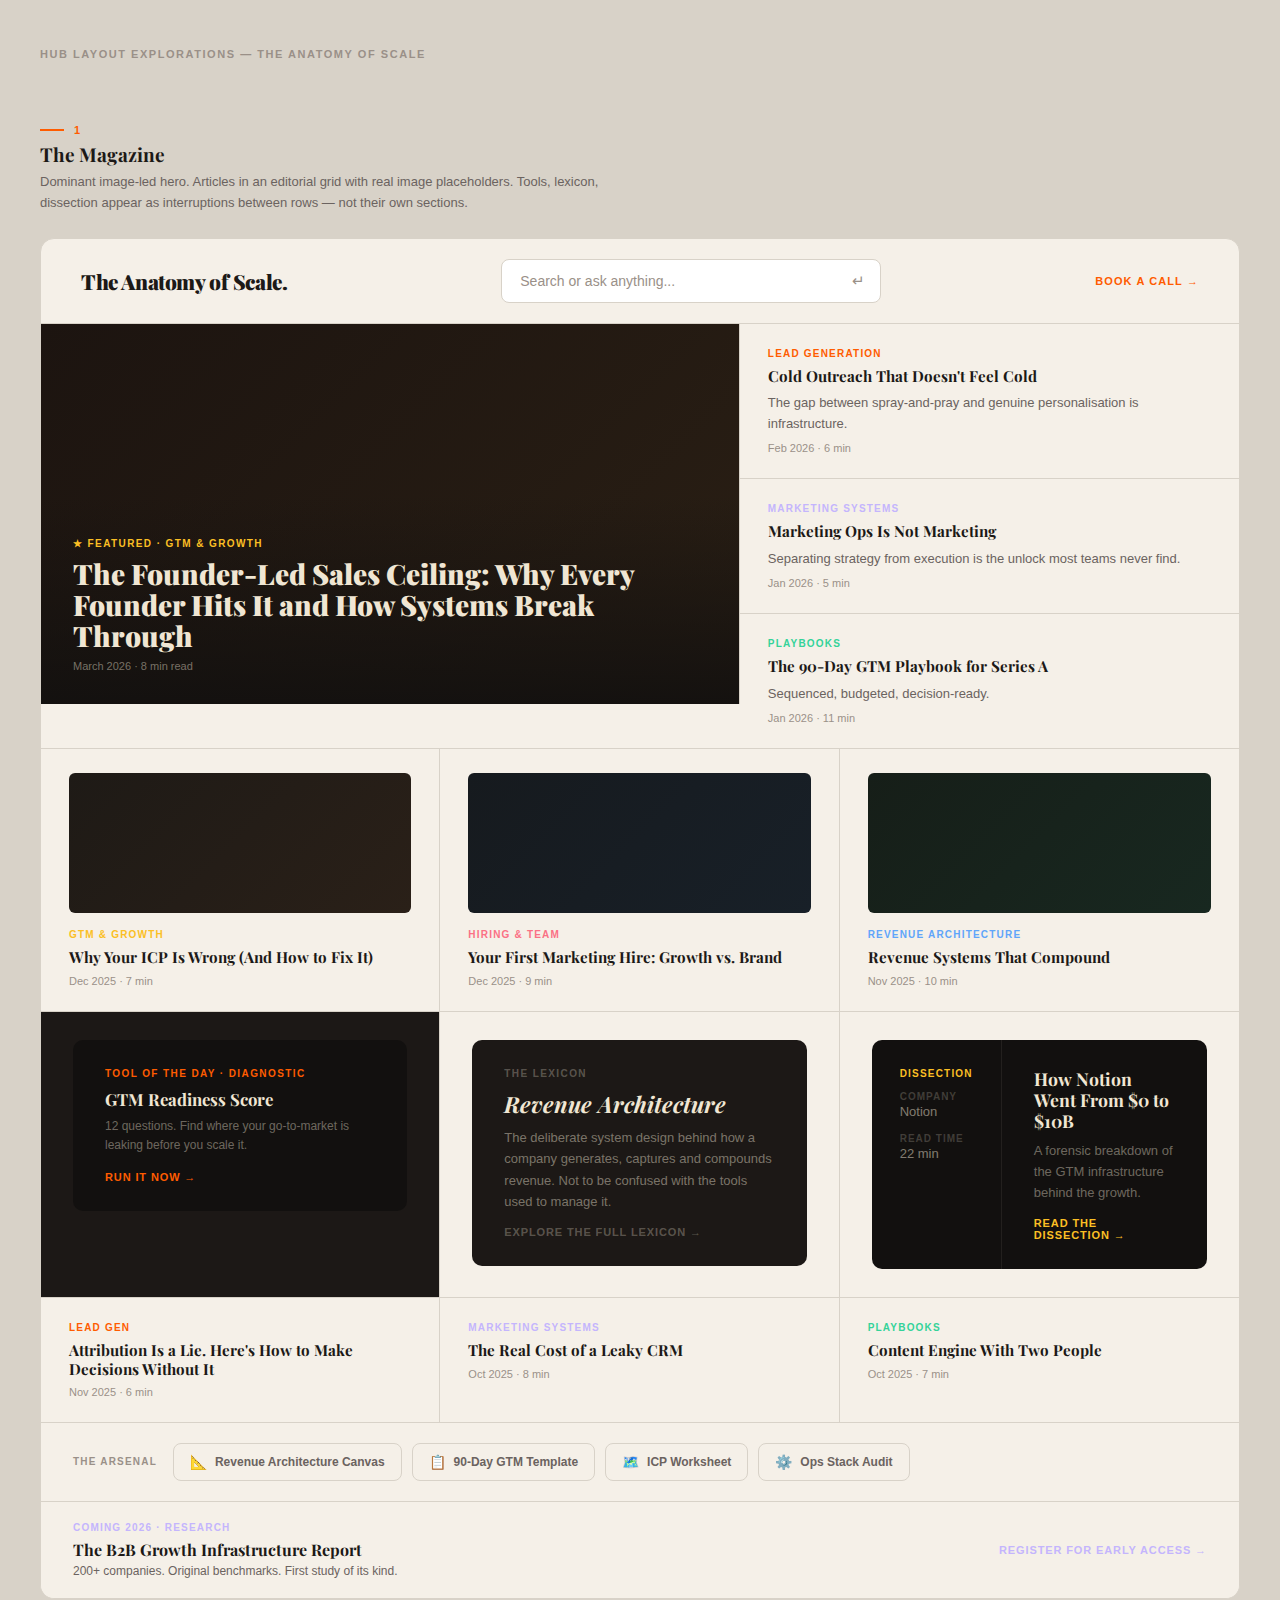
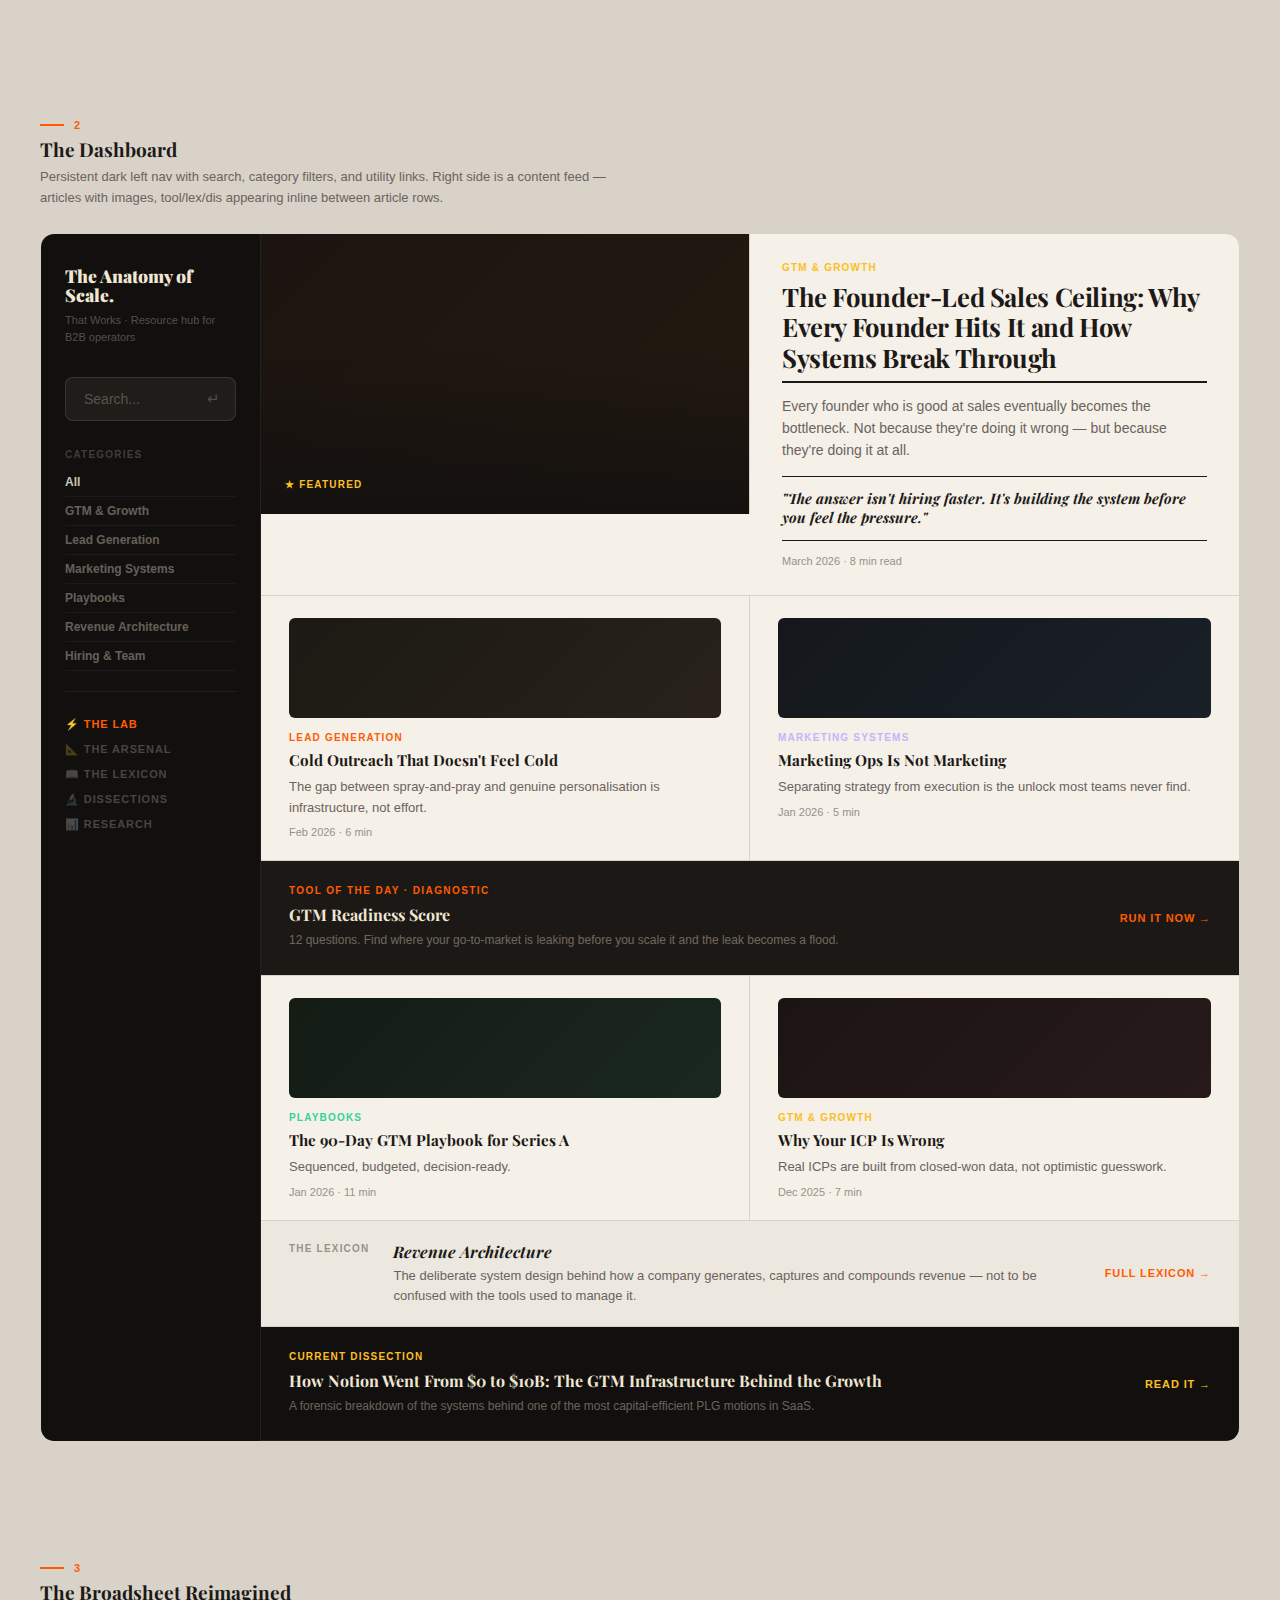
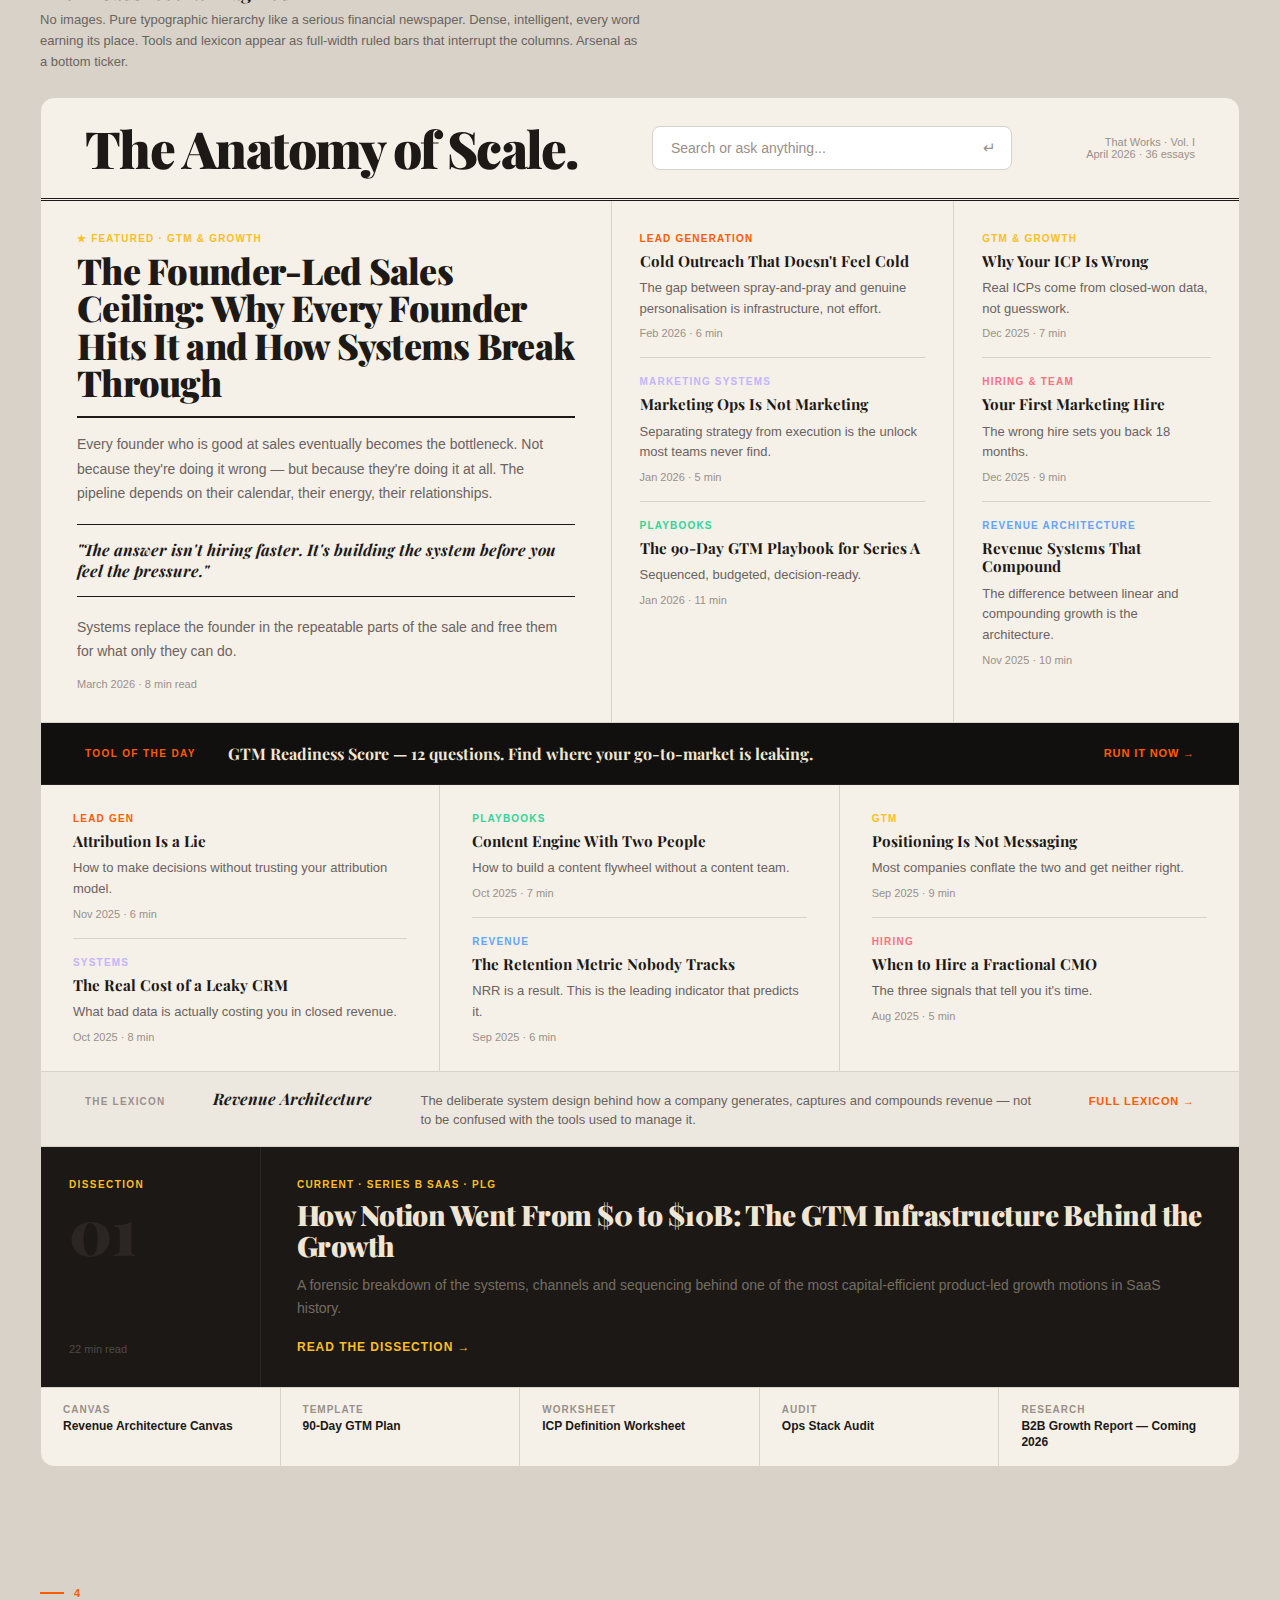
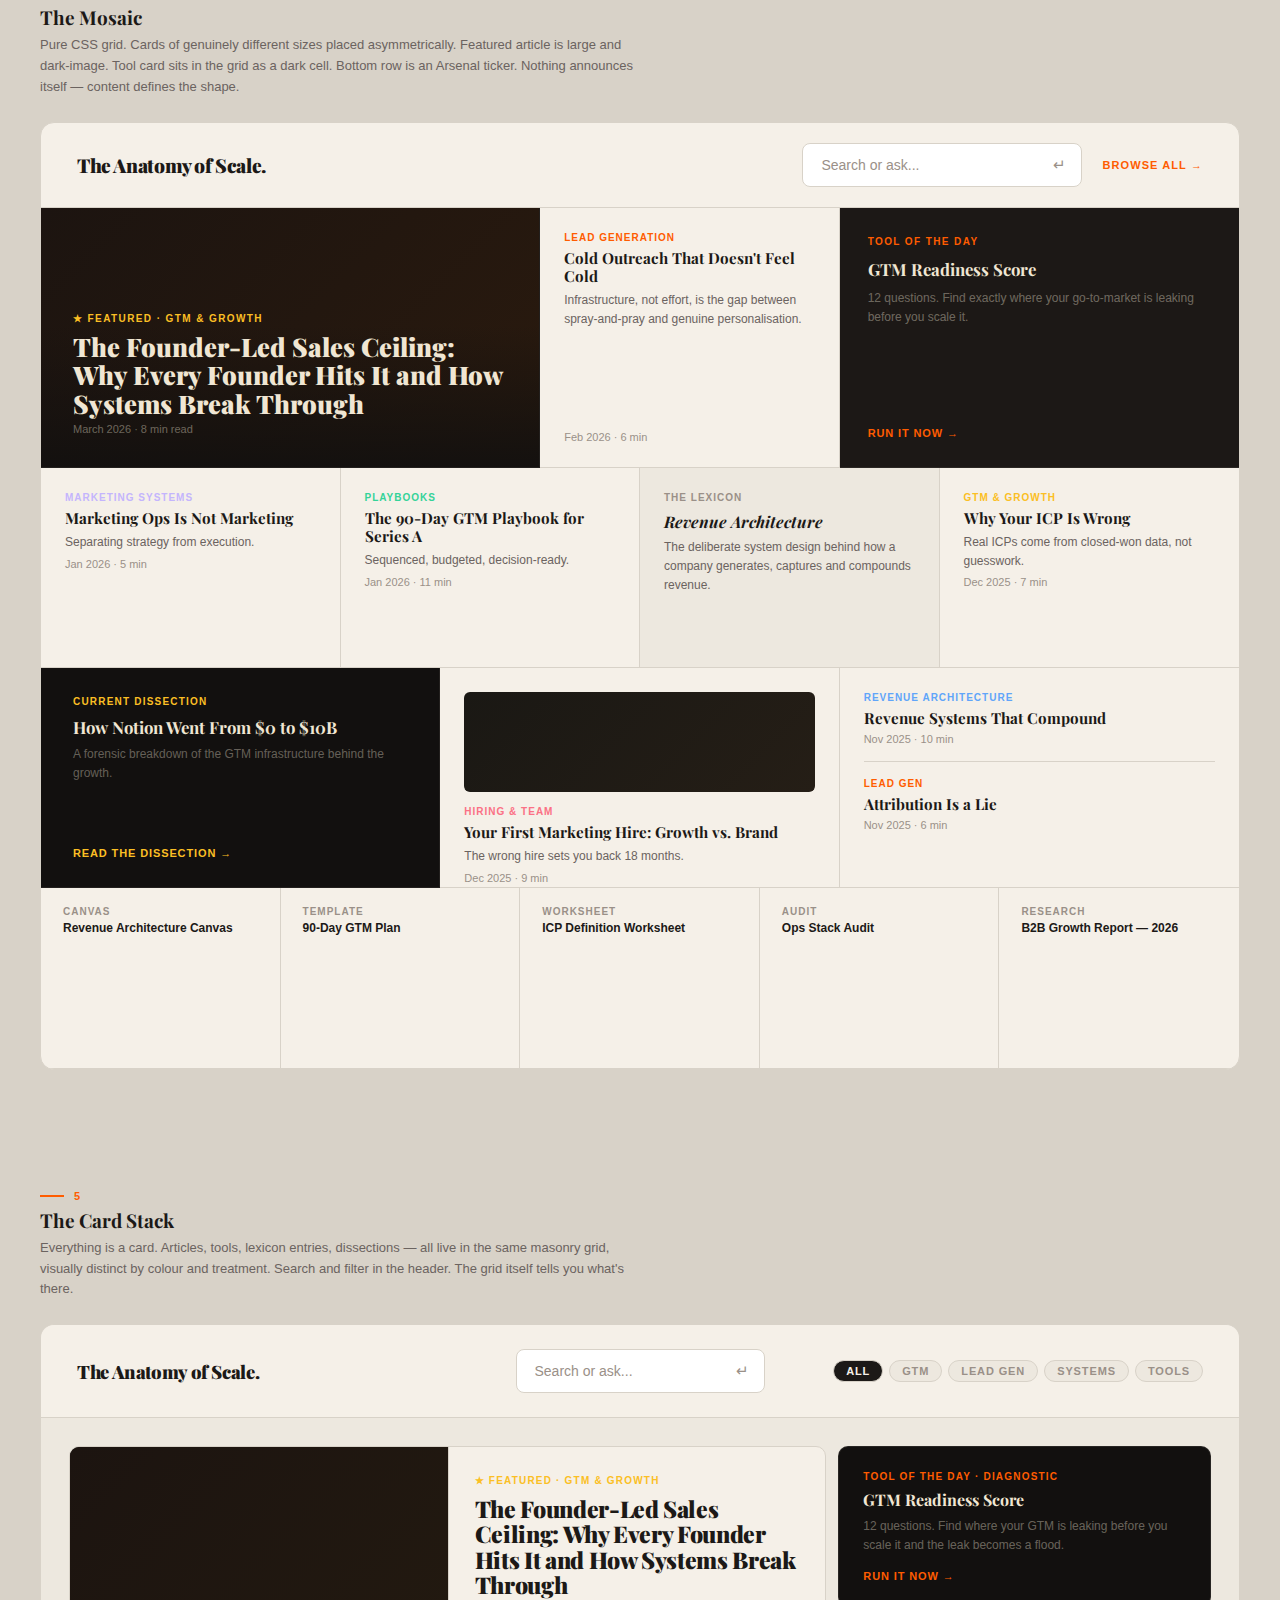
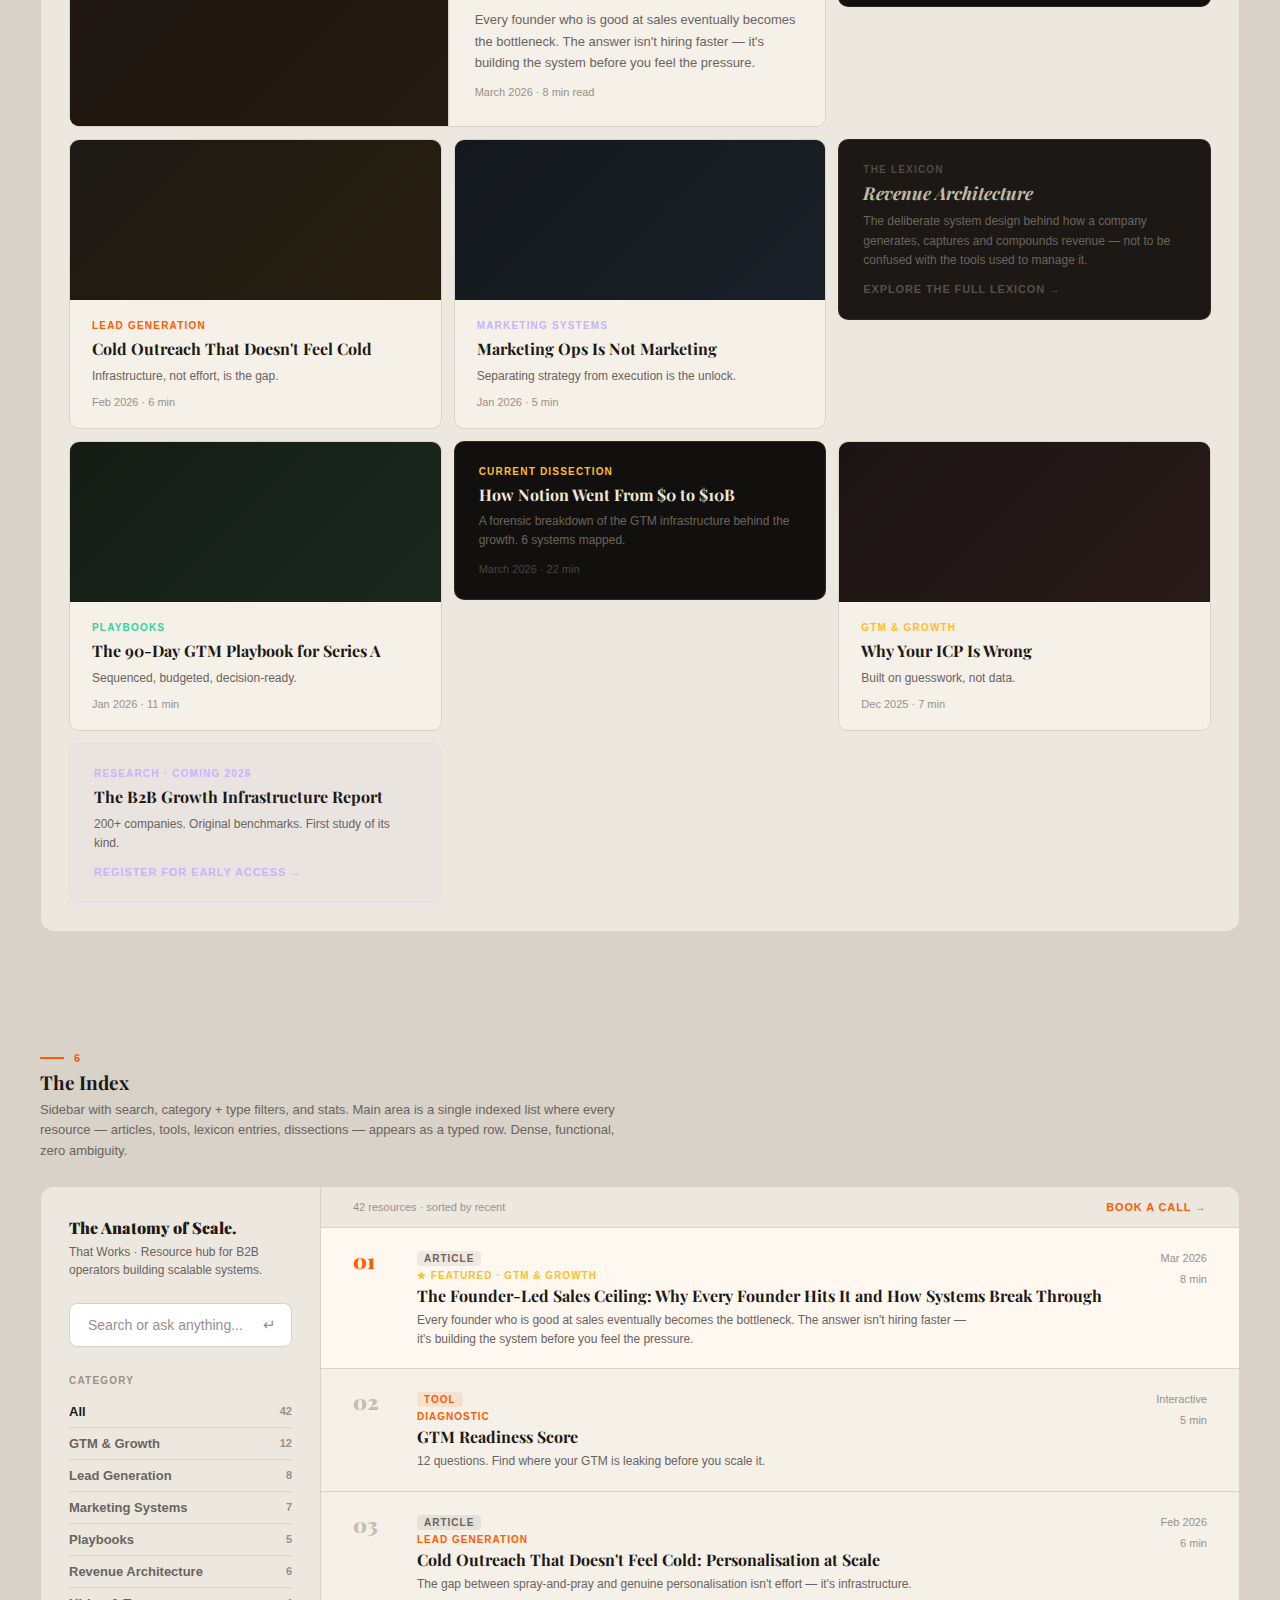
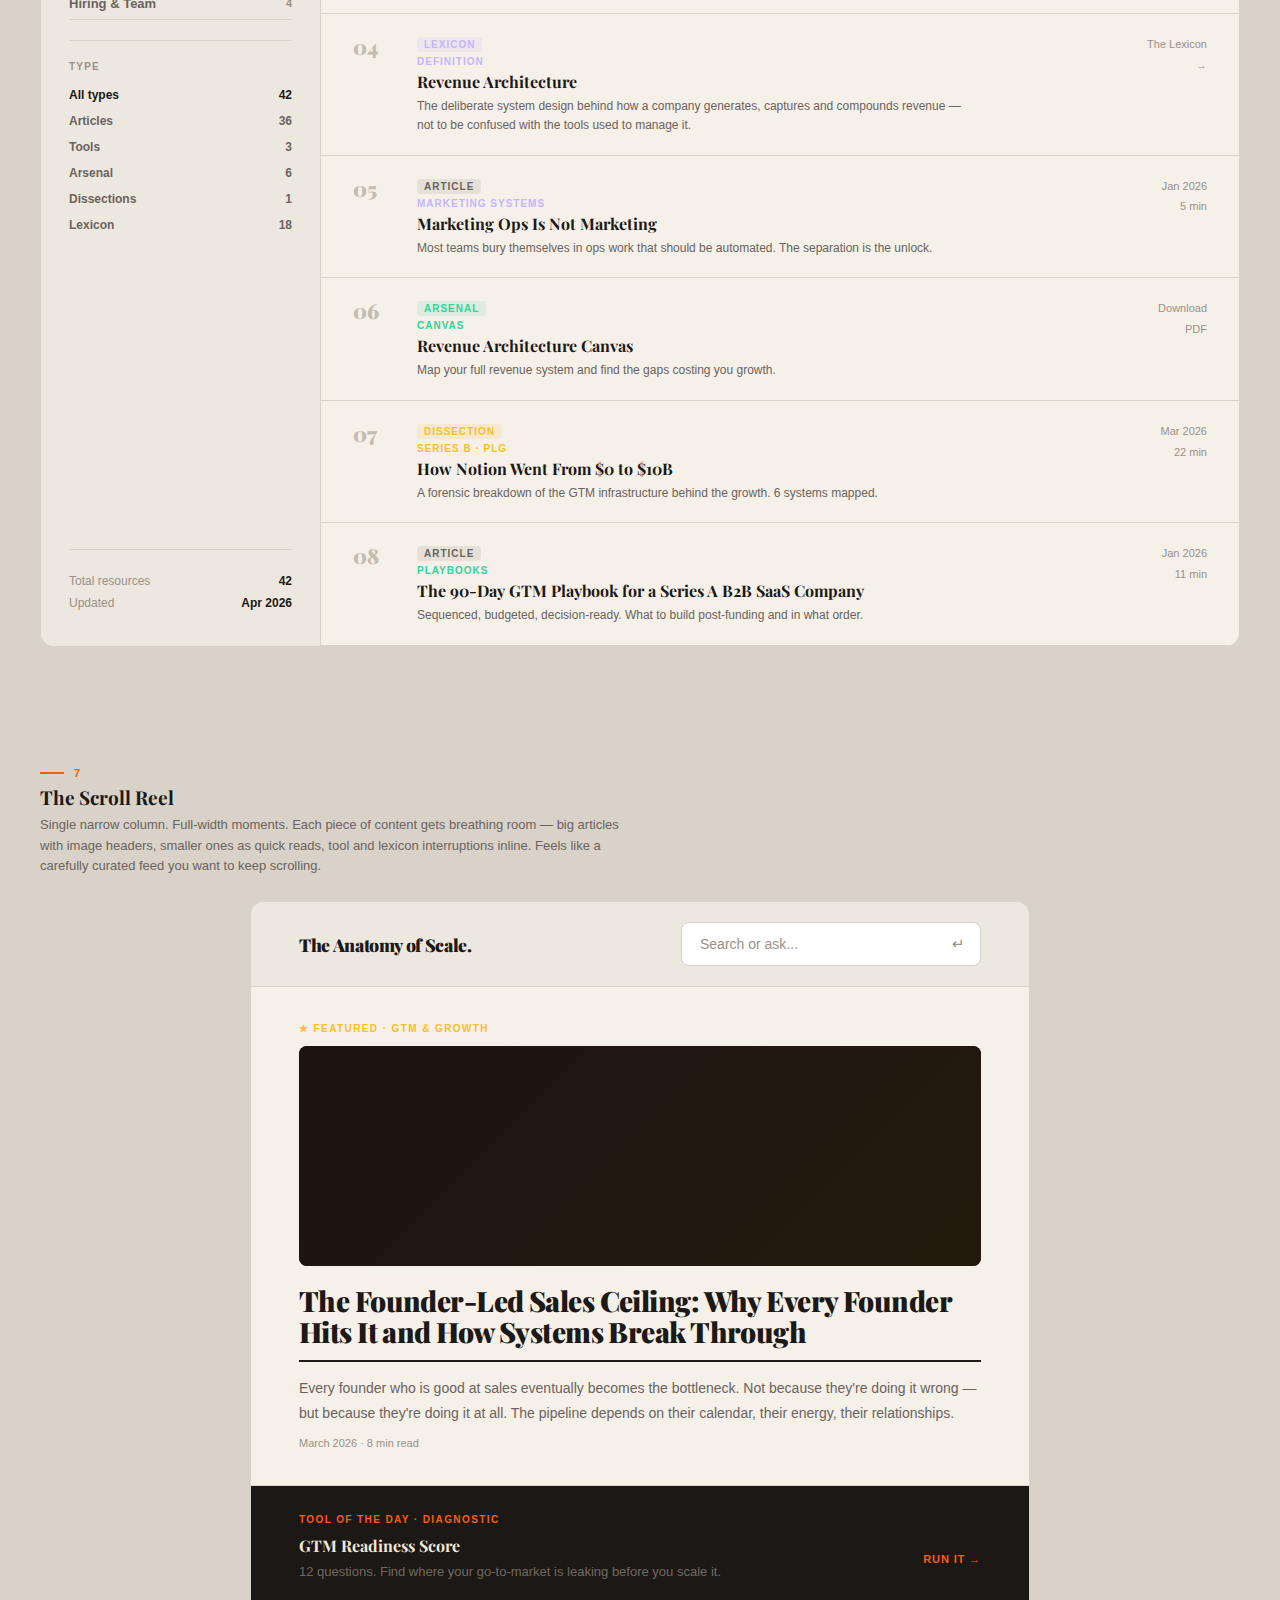
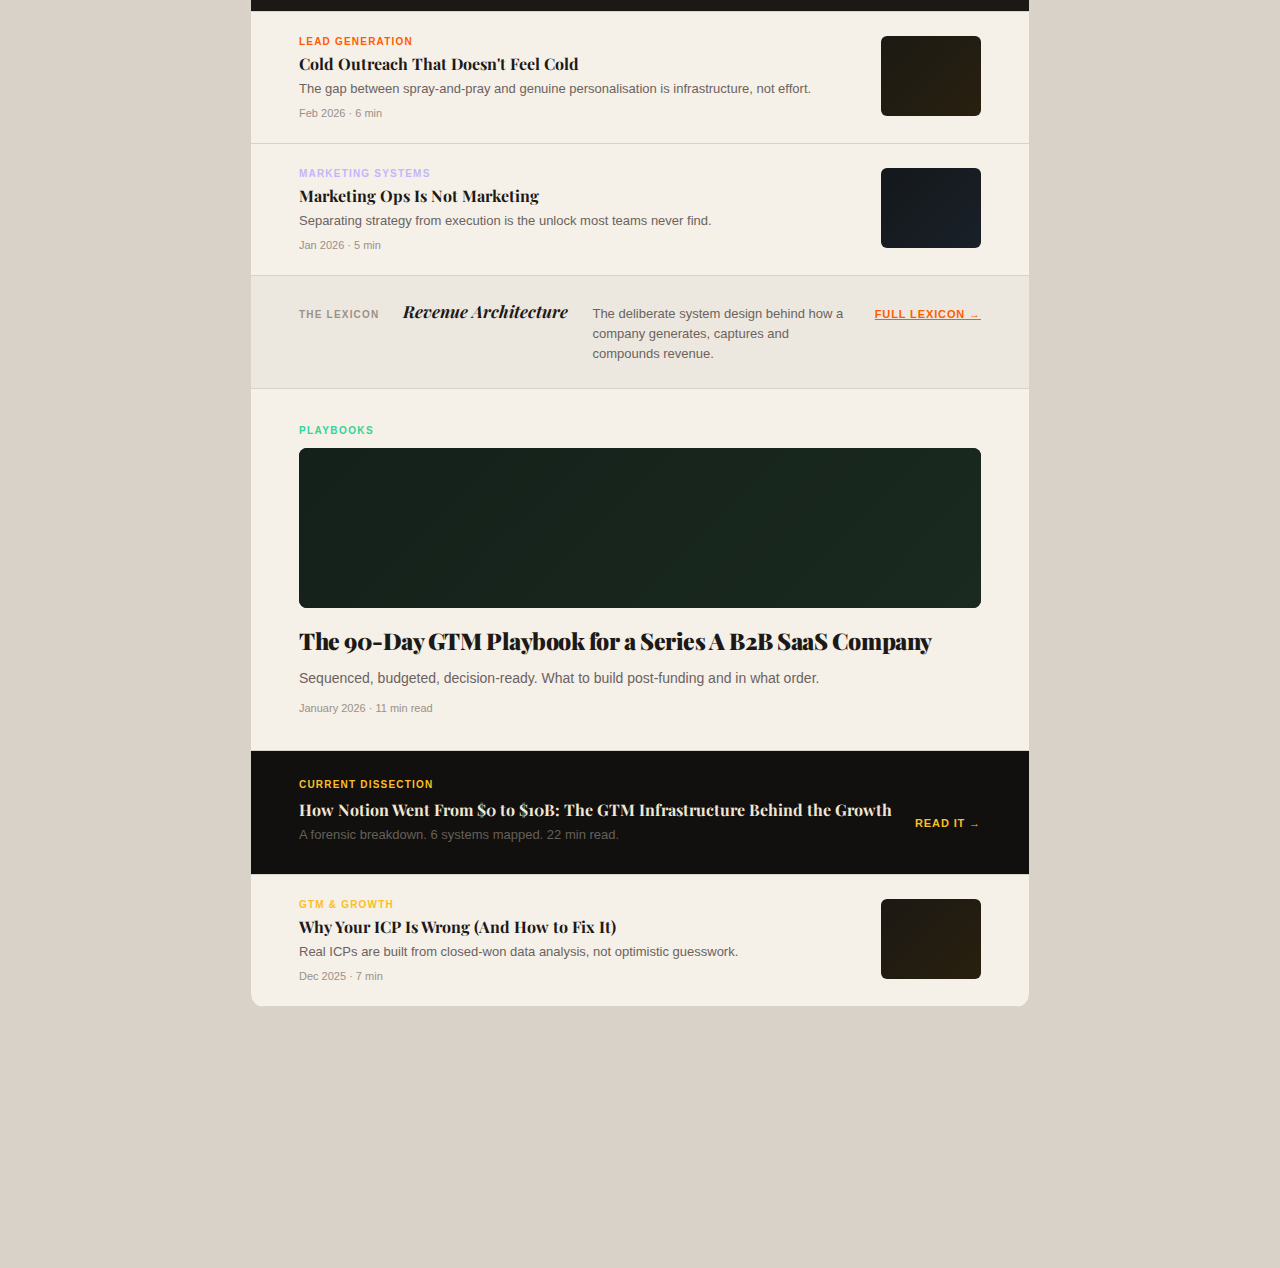
<file: preview-hub-layouts.html>
<!DOCTYPE html>
<html lang="en">
<head>
  <meta charset="UTF-8" />
  <meta name="viewport" content="width=device-width, initial-scale=1.0" />
  <title>Hub Layout Options</title>
  <link rel="preconnect" href="https://fonts.googleapis.com" />
  <link rel="preconnect" href="https://fonts.gstatic.com" crossorigin />
  <link href="https://fonts.googleapis.com/css2?family=Cabinet+Grotesk:wght@400;500;600;700;800;900&family=Playfair+Display:ital,wght@0,700;0,900;1,400;1,700&display=swap" rel="stylesheet" />
  <style>
    :root {
      --bg:     #f5f0e8;
      --bg2:    #ede8df;
      --bg3:    #e6e0d6;
      --border: #d8d2c8;
      --bdr2:   #c4bcb0;
      --text:   #1c1917;
      --muted:  #6b6360;
      --label:  #9a9088;
      --orange: #ff5c00;
      --amber:  #fbbf24;
      --lav:    #c4b5fd;
      --green:  #34d399;
      --blue:   #60a5fa;
      --pink:   #fb7185;
      --dark:   #12100f;
      --dark2:  #1c1816;
    }
    *, *::before, *::after { box-sizing: border-box; margin: 0; padding: 0; }
    body { background: #d8d2c8; font-family: 'Cabinet Grotesk', sans-serif; color: var(--text); padding: 48px 40px 140px; }

    .page-label { font-size: 11px; font-weight: 700; letter-spacing: 0.14em; text-transform: uppercase; color: var(--label); margin-bottom: 64px; }
    .opt { margin-bottom: 120px; }
    .opt-tag { font-size: 11px; font-weight: 700; letter-spacing: 0.12em; text-transform: uppercase; color: var(--orange); margin-bottom: 5px; display: flex; align-items: center; gap: 10px; }
    .opt-tag::before { content:''; width:24px; height:2px; background:var(--orange); }
    .opt-name { font-family: 'Playfair Display', serif; font-size: 19px; font-weight: 700; margin-bottom: 5px; }
    .opt-desc { font-size: 13px; color: var(--muted); line-height: 1.6; max-width: 600px; margin-bottom: 24px; }

    /* ── shared atoms ── */
    .cat { font-size: 10px; font-weight: 700; letter-spacing: 0.12em; text-transform: uppercase; }
    .c-gtm  { color: var(--amber); }
    .c-lead { color: var(--orange); }
    .c-mkt  { color: var(--lav); }
    .c-play { color: var(--green); }
    .c-hire { color: var(--pink); }
    .c-rev  { color: var(--blue); }

    /* fake image block */
    .img { background: var(--bg3); border-radius: 6px; overflow: hidden; display: flex; align-items: center; justify-content: center; }
    .img span { font-size: 10px; font-weight: 700; letter-spacing: 0.1em; text-transform: uppercase; color: var(--bdr2); }

    /* search bar — light */
    .srch { position: relative; }
    .srch input { width: 100%; background: #fff; border: 1px solid var(--border); border-radius: 8px; padding: 13px 48px 13px 18px; font-family: 'Cabinet Grotesk', sans-serif; font-size: 14px; color: var(--text); outline: none; }
    .srch input::placeholder { color: var(--label); }
    .srch-ic { position: absolute; right: 16px; top: 50%; transform: translateY(-50%); color: var(--label); font-size: 15px; }

    /* search bar — dark */
    .srch-dk input { background: rgba(240,230,211,0.06); border: 1px solid rgba(240,230,211,0.12); color: rgba(240,230,211,0.85); border-radius: 8px; }
    .srch-dk input::placeholder { color: rgba(240,230,211,0.28); }

    /* tool moment card — dark */
    .tool-moment { background: var(--dark); border-radius: 10px; padding: 28px 32px; }
    .tool-moment-eyebrow { font-size: 10px; font-weight: 700; letter-spacing: 0.14em; text-transform: uppercase; color: var(--orange); display: block; margin-bottom: 10px; }
    .tool-moment-hed { font-family: 'Playfair Display', serif; font-size: 1.05rem; font-weight: 700; color: #f0e6d3; margin-bottom: 8px; line-height: 1.2; }
    .tool-moment-dek { font-size: 12px; color: rgba(240,230,211,0.42); line-height: 1.6; margin-bottom: 16px; }
    .tool-moment-cta { font-size: 11px; font-weight: 700; letter-spacing: 0.08em; text-transform: uppercase; color: var(--orange); }

    /* arsenal pill row */
    .ars-row { display: flex; gap: 10px; flex-wrap: wrap; }
    .ars-pill { display: inline-flex; align-items: center; gap: 8px; background: var(--bg); border: 1px solid var(--border); border-radius: 8px; padding: 10px 16px; font-size: 12px; font-weight: 700; color: var(--muted); text-decoration: none; transition: background 0.12s, color 0.12s; }
    .ars-pill:hover { background: var(--bg2); color: var(--text); }
    .ars-pill-icon { font-size: 14px; }

    /* lex pull-out */
    .lex-pullout { background: var(--dark2); border-radius: 10px; padding: 28px 32px; }
    .lex-pullout-label { font-size: 10px; font-weight: 700; letter-spacing: 0.14em; text-transform: uppercase; color: rgba(240,230,211,0.3); display: block; margin-bottom: 10px; }
    .lex-pullout-word { font-family: 'Playfair Display', serif; font-size: 1.4rem; font-weight: 700; font-style: italic; color: #f0e6d3; display: block; margin-bottom: 8px; }
    .lex-pullout-def { font-size: 13px; color: rgba(240,230,211,0.45); line-height: 1.65; margin-bottom: 14px; }
    .lex-pullout-link { font-size: 11px; font-weight: 700; letter-spacing: 0.08em; text-transform: uppercase; color: rgba(240,230,211,0.3); }

    /* research moment */
    .res-moment { background: var(--bg); border: 1px solid var(--border); border-radius: 10px; padding: 24px 28px; display: flex; align-items: center; justify-content: space-between; gap: 24px; }
    .res-moment-lav { font-size: 10px; font-weight: 700; letter-spacing: 0.12em; text-transform: uppercase; color: var(--lav); display: block; margin-bottom: 6px; }
    .res-moment-hed { font-family: 'Playfair Display', serif; font-size: 1rem; font-weight: 700; margin-bottom: 4px; }
    .res-moment-dek { font-size: 12px; color: var(--muted); }
    .res-moment-cta { font-size: 11px; font-weight: 700; letter-spacing: 0.08em; text-transform: uppercase; color: var(--lav); white-space: nowrap; flex-shrink: 0; }

    /* dis moment */
    .dis-moment { background: var(--dark); border-radius: 10px; overflow: hidden; display: grid; grid-template-columns: 1fr 1.6fr; }
    .dis-moment-left { padding: 28px 28px; border-right: 1px solid rgba(240,230,211,0.08); display: flex; flex-direction: column; justify-content: space-between; }
    .dis-moment-badge { font-size: 10px; font-weight: 700; letter-spacing: 0.12em; text-transform: uppercase; color: var(--amber); display: block; margin-bottom: 12px; }
    .dis-moment-label { font-size: 10px; font-weight: 700; letter-spacing: 0.1em; text-transform: uppercase; color: rgba(240,230,211,0.22); display: block; margin-bottom: 2px; }
    .dis-moment-val { font-size: 13px; color: rgba(240,230,211,0.5); margin-bottom: 14px; }
    .dis-moment-right { padding: 28px 32px; }
    .dis-moment-hed { font-family: 'Playfair Display', serif; font-size: 1.1rem; font-weight: 700; line-height: 1.2; color: #f0e6d3; margin-bottom: 10px; }
    .dis-moment-dek { font-size: 13px; color: rgba(240,230,211,0.42); line-height: 1.6; margin-bottom: 14px; }
    .dis-moment-cta { font-size: 11px; font-weight: 700; letter-spacing: 0.08em; text-transform: uppercase; color: var(--amber); }

    /* article card atoms */
    .a-eyebrow { font-size: 10px; font-weight: 700; letter-spacing: 0.12em; text-transform: uppercase; display: block; margin-bottom: 8px; }
    .a-hed { font-family: 'Playfair Display', serif; font-weight: 700; line-height: 1.2; margin-bottom: 8px; }
    .a-dek { font-size: 13px; color: var(--muted); line-height: 1.6; margin-bottom: 8px; }
    .a-meta { font-size: 11px; color: var(--label); }
    .a-rule { height: 2px; background: var(--text); margin-bottom: 12px; }
    .a-pq { border-top: 1.5px solid var(--text); border-bottom: 1.5px solid var(--text); padding: 12px 0; margin: 14px 0; }
    .a-pq p { font-family: 'Playfair Display', serif; font-size: 0.9rem; font-style: italic; font-weight: 700; line-height: 1.35; }


    /* ══════════════════════════════════════════════════
       1 — THE MAGAZINE
       Dominant image lead. Articles in editorial grid.
       Tool / lex / dis / res woven as interruptions.
    ══════════════════════════════════════════════════ */
    .m1 { background: var(--bg); border-radius: 14px; overflow: hidden; border: 1px solid var(--border); }

    /* compact header */
    .m1-head { padding: 20px 40px; border-bottom: 1px solid var(--border); display: flex; align-items: center; justify-content: space-between; gap: 32px; }
    .m1-head-title { font-family: 'Playfair Display', serif; font-size: 1.3rem; font-weight: 900; letter-spacing: -0.02em; }
    .m1-head-search { flex: 1; max-width: 380px; }
    .m1-head-link { font-size: 11px; font-weight: 700; letter-spacing: 0.1em; text-transform: uppercase; color: var(--orange); text-decoration: none; }

    /* hero feature */
    .m1-hero { display: grid; grid-template-columns: 1.4fr 1fr; border-bottom: 1px solid var(--border); }
    .m1-hero-img { height: 380px; background: var(--dark); display: flex; align-items: flex-end; padding: 32px; border-right: 1px solid var(--border); position: relative; }
    .m1-hero-img-bg { position: absolute; inset: 0; background: linear-gradient(135deg, #1c1410 0%, #2a1f14 100%); }
    .m1-hero-img-overlay { position: absolute; inset: 0; background: linear-gradient(to top, rgba(18,16,15,0.9) 0%, transparent 55%); }
    .m1-hero-img-content { position: relative; z-index: 1; }
    .m1-hero-img-eyebrow { font-size: 10px; font-weight: 700; letter-spacing: 0.14em; text-transform: uppercase; color: var(--amber); display: block; margin-bottom: 10px; }
    .m1-hero-img-hed { font-family: 'Playfair Display', serif; font-size: clamp(1.4rem, 2.2vw, 1.9rem); font-weight: 900; line-height: 1.1; color: #f0e6d3; margin-bottom: 8px; }
    .m1-hero-img-meta { font-size: 11px; color: rgba(240,230,211,0.45); }
    .m1-hero-sidebar { display: flex; flex-direction: column; }
    .m1-hero-side-item { padding: 24px 28px; border-bottom: 1px solid var(--border); flex: 1; text-decoration: none; color: inherit; transition: background 0.12s; display: block; }
    .m1-hero-side-item:last-child { border-bottom: none; }
    .m1-hero-side-item:hover { background: var(--bg2); }

    /* 3-col grid */
    .m1-grid { display: grid; grid-template-columns: 1fr 1fr 1fr; border-bottom: 1px solid var(--border); }
    .m1-col { border-right: 1px solid var(--border); }
    .m1-col:last-child { border-right: none; }
    .m1-card { padding: 24px 28px; border-bottom: 1px solid var(--border); text-decoration: none; color: inherit; display: block; transition: background 0.12s; }
    .m1-card:last-child { border-bottom: none; }
    .m1-card:hover { background: var(--bg2); }
    .m1-card-img { height: 140px; margin-bottom: 16px; border-radius: 6px; overflow: hidden; background: var(--bg3); }

    /* interruption row */
    .m1-interrupt { display: grid; grid-template-columns: 1fr 1fr 1fr; border-bottom: 1px solid var(--border); gap: 0; }
    .m1-int-cell { padding: 28px 32px; border-right: 1px solid var(--border); }
    .m1-int-cell:last-child { border-right: none; }


    /* ══════════════════════════════════════════════════
       2 — THE DASHBOARD
       Left nav rail. Right: scrollable content feed.
       Tool/lex/dis appear inline in the feed.
    ══════════════════════════════════════════════════ */
    .m2 { background: var(--bg); border-radius: 14px; overflow: hidden; border: 1px solid var(--border); display: grid; grid-template-columns: 220px 1fr; min-height: 900px; }

    .m2-nav { background: var(--dark); padding: 32px 24px; display: flex; flex-direction: column; gap: 0; border-right: 1px solid rgba(240,230,211,0.08); }
    .m2-nav-title { font-family: 'Playfair Display', serif; font-size: 1.1rem; font-weight: 900; color: #f0e6d3; margin-bottom: 8px; line-height: 1.1; }
    .m2-nav-sub { font-size: 11px; color: rgba(240,230,211,0.3); margin-bottom: 32px; line-height: 1.5; }
    .m2-nav-search { margin-bottom: 28px; }
    .m2-nav-label { font-size: 10px; font-weight: 700; letter-spacing: 0.12em; text-transform: uppercase; color: rgba(240,230,211,0.22); margin-bottom: 8px; display: block; }
    .m2-nav-item { font-size: 12px; font-weight: 600; color: rgba(240,230,211,0.38); padding: 7px 0; border-bottom: 1px solid rgba(240,230,211,0.05); cursor: pointer; transition: color 0.12s; }
    .m2-nav-item.on { color: rgba(240,230,211,0.85); }
    .m2-nav-item:hover { color: rgba(240,230,211,0.65); }
    .m2-nav-divider { height: 1px; background: rgba(240,230,211,0.07); margin: 20px 0; }
    .m2-nav-util { font-size: 11px; font-weight: 700; letter-spacing: 0.08em; text-transform: uppercase; color: rgba(240,230,211,0.25); padding: 6px 0; cursor: pointer; transition: color 0.12s; }
    .m2-nav-util:hover { color: var(--orange); }
    .m2-nav-util.highlight { color: var(--orange); }

    .m2-feed { display: flex; flex-direction: column; }
    .m2-featured { display: grid; grid-template-columns: 1fr 1fr; border-bottom: 1px solid var(--border); }
    .m2-feat-img { height: 280px; background: var(--dark2); border-right: 1px solid var(--border); position: relative; display: flex; align-items: flex-end; padding: 24px; }
    .m2-feat-img-bg { position: absolute; inset: 0; background: linear-gradient(135deg, #1c1410 0%, #231a10 100%); }
    .m2-feat-img-overlay { position: absolute; inset: 0; background: linear-gradient(to top, rgba(18,16,15,0.88) 0%, transparent 60%); }
    .m2-feat-img-label { position: relative; z-index: 1; font-size: 10px; font-weight: 700; letter-spacing: 0.12em; text-transform: uppercase; color: var(--amber); }
    .m2-feat-text { padding: 28px 32px; display: flex; flex-direction: column; justify-content: center; }

    .m2-row { display: grid; grid-template-columns: 1fr 1fr; border-bottom: 1px solid var(--border); }
    .m2-item { padding: 22px 28px; border-right: 1px solid var(--border); text-decoration: none; color: inherit; transition: background 0.12s; display: block; }
    .m2-item:last-child { border-right: none; }
    .m2-item:hover { background: var(--bg2); }
    .m2-item-img { height: 100px; border-radius: 6px; background: var(--bg3); margin-bottom: 14px; }

    .m2-inline-tool { padding: 24px 28px; border-bottom: 1px solid var(--border); background: var(--dark2); }
    .m2-inline-lex { padding: 20px 28px; border-bottom: 1px solid var(--border); background: var(--bg2); display: flex; gap: 24px; align-items: flex-start; }
    .m2-inline-dis { padding: 24px 28px; border-bottom: 1px solid var(--border); }


    /* ══════════════════════════════════════════════════
       3 — THE BROADSHEET REIMAGINED
       Tabloid-style. No images. Pure type hierarchy.
       Dense, intelligent, editorial.
    ══════════════════════════════════════════════════ */
    .m3 { background: var(--bg); border-radius: 14px; overflow: hidden; border: 1px solid var(--border); }

    .m3-head { padding: 16px 44px; border-bottom: 3px double var(--text); display: flex; align-items: center; justify-content: space-between; gap: 32px; }
    .m3-title { font-family: 'Playfair Display', serif; font-size: clamp(2rem, 4vw, 3.5rem); font-weight: 900; letter-spacing: -0.03em; }
    .m3-head-right { flex: 1; max-width: 360px; }
    .m3-head-meta { font-size: 11px; color: var(--label); text-align: right; }

    .m3-above-fold { display: grid; grid-template-columns: 2fr 1px 1.2fr 1px 1fr; border-bottom: 1px solid var(--border); }
    .m3-divider { background: var(--border); }
    .m3-lead { padding: 32px 36px; }
    .m3-lead-hed { font-family: 'Playfair Display', serif; font-size: clamp(1.7rem, 2.8vw, 2.4rem); font-weight: 900; line-height: 1.05; letter-spacing: -0.02em; margin-bottom: 14px; }
    .m3-lead-rule { height: 2px; background: var(--text); margin-bottom: 14px; }
    .m3-lead-dek { font-size: 14px; color: var(--muted); line-height: 1.75; margin-bottom: 14px; }
    .m3-lead-pq { border-top: 1.5px solid var(--text); border-bottom: 1.5px solid var(--text); padding: 14px 0; margin: 18px 0; }
    .m3-lead-pq p { font-family: 'Playfair Display', serif; font-size: 1rem; font-style: italic; font-weight: 700; line-height: 1.35; }

    .m3-col { padding: 32px 28px; }
    .m3-item { padding-bottom: 18px; margin-bottom: 18px; border-bottom: 1px solid var(--border); }
    .m3-item:last-child { border-bottom: none; margin: 0; padding: 0; }

    /* tool interrupts as a full-width dark bar */
    .m3-tool-bar { background: var(--dark); padding: 20px 44px; border-bottom: 1px solid rgba(240,230,211,0.08); display: grid; grid-template-columns: auto 1fr auto; gap: 32px; align-items: center; }
    .m3-tool-bar-label { font-size: 10px; font-weight: 700; letter-spacing: 0.14em; text-transform: uppercase; color: var(--orange); white-space: nowrap; }
    .m3-tool-bar-hed { font-family: 'Playfair Display', serif; font-size: 1rem; font-weight: 700; color: #f0e6d3; }
    .m3-tool-bar-dek { font-size: 12px; color: rgba(240,230,211,0.4); }
    .m3-tool-bar-cta { font-size: 11px; font-weight: 700; letter-spacing: 0.08em; text-transform: uppercase; color: var(--orange); white-space: nowrap; }

    /* lex as inline ruled block */
    .m3-lex-bar { padding: 16px 44px; border-bottom: 1px solid var(--border); background: var(--bg2); display: flex; gap: 48px; align-items: baseline; }
    .m3-lex-bar-label { font-size: 10px; font-weight: 700; letter-spacing: 0.12em; text-transform: uppercase; color: var(--label); white-space: nowrap; flex-shrink: 0; }
    .m3-lex-bar-word { font-family: 'Playfair Display', serif; font-size: 1rem; font-weight: 700; font-style: italic; flex-shrink: 0; }
    .m3-lex-bar-def { font-size: 13px; color: var(--muted); line-height: 1.5; }
    .m3-lex-bar-more { font-size: 11px; font-weight: 700; letter-spacing: 0.08em; text-transform: uppercase; color: var(--orange); white-space: nowrap; flex-shrink: 0; margin-left: auto; }

    .m3-lower { display: grid; grid-template-columns: 1fr 1fr 1fr; border-bottom: 1px solid var(--border); }
    .m3-lower-col { padding: 28px 32px; border-right: 1px solid var(--border); }
    .m3-lower-col:last-child { border-right: none; }

    /* dis as full-width feature below fold */
    .m3-dis { display: grid; grid-template-columns: 220px 1fr; background: var(--dark2); }
    .m3-dis-num { padding: 32px 28px; border-right: 1px solid rgba(240,230,211,0.08); display: flex; flex-direction: column; justify-content: space-between; }
    .m3-dis-n { font-family: 'Playfair Display', serif; font-size: 4rem; font-weight: 900; color: rgba(240,230,211,0.07); line-height: 1; }
    .m3-dis-content { padding: 32px 36px; }

    /* arsenal as bottom ticker */
    .m3-ars { display: grid; grid-template-columns: repeat(5,1fr); border-top: 1px solid var(--border); }
    .m3-ars-item { padding: 16px 22px; border-right: 1px solid var(--border); text-decoration: none; color: inherit; transition: background 0.12s; }
    .m3-ars-item:last-child { border-right: none; }
    .m3-ars-item:hover { background: var(--bg2); }
    .m3-ars-type { font-size: 10px; font-weight: 700; letter-spacing: 0.1em; text-transform: uppercase; color: var(--label); display: block; margin-bottom: 4px; }
    .m3-ars-name { font-size: 12px; font-weight: 700; color: var(--text); line-height: 1.3; }


    /* ══════════════════════════════════════════════════
       4 — THE MOSAIC
       Asymmetric CSS grid. Cards of different sizes.
       No column logic — pure grid placement.
    ══════════════════════════════════════════════════ */
    .m4 { background: var(--bg); border-radius: 14px; overflow: hidden; border: 1px solid var(--border); }

    .m4-head { padding: 20px 36px; border-bottom: 1px solid var(--border); display: flex; align-items: center; justify-content: space-between; gap: 24px; }
    .m4-title { font-family: 'Playfair Display', serif; font-size: 1.2rem; font-weight: 900; letter-spacing: -0.02em; }
    .m4-head-right { display: flex; align-items: center; gap: 20px; }
    .m4-search { width: 280px; }

    .m4-mosaic {
      display: grid;
      grid-template-columns: repeat(12, 1fr);
      grid-template-rows: 260px 200px 220px 180px;
      border-bottom: 1px solid var(--border);
    }
    /* row 1 */
    .m4-a { grid-column: 1/6; grid-row: 1; background: var(--dark); padding: 32px; display: flex; flex-direction: column; justify-content: flex-end; border-right: 1px solid rgba(240,230,211,0.08); border-bottom: 1px solid rgba(240,230,211,0.08); position: relative; }
    .m4-a-bg { position: absolute; inset: 0; background: linear-gradient(135deg,#1c1410,#2a1a0e); }
    .m4-a-ov { position: absolute; inset: 0; background: linear-gradient(to top, rgba(18,16,15,0.92) 0%, transparent 55%); }
    .m4-a-content { position: relative; z-index: 1; }
    .m4-b { grid-column: 6/9; grid-row: 1; padding: 24px; border-right: 1px solid var(--border); border-bottom: 1px solid var(--border); display: flex; flex-direction: column; justify-content: space-between; text-decoration: none; color: inherit; transition: background 0.12s; }
    .m4-b:hover { background: var(--bg2); }
    .m4-c { grid-column: 9/13; grid-row: 1; background: var(--dark2); padding: 28px; border-bottom: 1px solid rgba(240,230,211,0.08); display: flex; flex-direction: column; }
    /* row 2 */
    .m4-d { grid-column: 1/4; grid-row: 2; padding: 24px; border-right: 1px solid var(--border); border-bottom: 1px solid var(--border); text-decoration: none; color: inherit; transition: background 0.12s; display: block; }
    .m4-d:hover { background: var(--bg2); }
    .m4-e { grid-column: 4/7; grid-row: 2; padding: 24px; border-right: 1px solid var(--border); border-bottom: 1px solid var(--border); text-decoration: none; color: inherit; transition: background 0.12s; display: block; }
    .m4-e:hover { background: var(--bg2); }
    .m4-f { grid-column: 7/10; grid-row: 2; background: var(--bg2); padding: 24px; border-right: 1px solid var(--border); border-bottom: 1px solid var(--border); }
    .m4-g { grid-column: 10/13; grid-row: 2; padding: 24px; border-bottom: 1px solid var(--border); text-decoration: none; color: inherit; transition: background 0.12s; display: block; }
    .m4-g:hover { background: var(--bg2); }
    /* row 3 */
    .m4-h { grid-column: 1/5; grid-row: 3; background: var(--dark); padding: 28px 32px; border-right: 1px solid rgba(240,230,211,0.08); border-bottom: 1px solid rgba(240,230,211,0.08); display: flex; flex-direction: column; justify-content: space-between; }
    .m4-i { grid-column: 5/9; grid-row: 3; padding: 24px; border-right: 1px solid var(--border); border-bottom: 1px solid var(--border); text-decoration: none; color: inherit; transition: background 0.12s; display: flex; flex-direction: column; }
    .m4-i:hover { background: var(--bg2); }
    .m4-i-img { height: 100px; border-radius: 6px; background: var(--bg3); margin-bottom: 14px; flex-shrink: 0; }
    .m4-j { grid-column: 9/13; grid-row: 3; padding: 24px; border-bottom: 1px solid var(--border); display: flex; flex-direction: column; gap: 16px; }
    /* row 4 */
    .m4-k { grid-column: 1/13; grid-row: 4; display: grid; grid-template-columns: repeat(5,1fr); }
    .m4-k-item { padding: 18px 22px; border-right: 1px solid var(--border); text-decoration: none; color: inherit; transition: background 0.12s; display: block; }
    .m4-k-item:last-child { border-right: none; }
    .m4-k-item:hover { background: var(--bg2); }
    .m4-k-type { font-size: 10px; font-weight: 700; letter-spacing: 0.1em; text-transform: uppercase; color: var(--label); display: block; margin-bottom: 4px; }
    .m4-k-name { font-size: 12px; font-weight: 700; line-height: 1.3; }

    /* mosaic text helpers */
    .m4-feat-eyebrow { font-size: 10px; font-weight: 700; letter-spacing: 0.14em; text-transform: uppercase; color: var(--amber); display: block; margin-bottom: 8px; }
    .m4-feat-hed { font-family: 'Playfair Display', serif; font-size: clamp(1.2rem,2vw,1.6rem); font-weight: 900; line-height: 1.1; color: #f0e6d3; margin-bottom: 6px; }
    .m4-feat-meta { font-size: 11px; color: rgba(240,230,211,0.4); }
    .m4-sm-eyebrow { font-size: 10px; font-weight: 700; letter-spacing: 0.1em; text-transform: uppercase; display: block; margin-bottom: 6px; }
    .m4-sm-hed { font-family: 'Playfair Display', serif; font-size: 0.95rem; font-weight: 700; line-height: 1.2; margin-bottom: 6px; }
    .m4-sm-dek { font-size: 12px; color: var(--muted); line-height: 1.55; margin-bottom: 6px; }
    .m4-sm-meta { font-size: 11px; color: var(--label); }


    /* ══════════════════════════════════════════════════
       5 — THE CARD STACK
       All content as cards in a masonry-like 3-col flow.
       Different card types (article, tool, lex, dis)
       are visually distinct but live in the same grid.
    ══════════════════════════════════════════════════ */
    .m5 { background: var(--bg2); border-radius: 14px; overflow: hidden; border: 1px solid var(--border); }

    .m5-head { background: var(--bg); padding: 24px 36px; border-bottom: 1px solid var(--border); display: grid; grid-template-columns: 1fr auto 1fr; align-items: center; gap: 24px; }
    .m5-title { font-family: 'Playfair Display', serif; font-size: 1.15rem; font-weight: 900; letter-spacing: -0.02em; }
    .m5-search { }
    .m5-tags { display: flex; gap: 6px; justify-content: flex-end; flex-wrap: wrap; }
    .m5-tag { font-size: 11px; font-weight: 700; letter-spacing: 0.08em; text-transform: uppercase; color: var(--label); background: var(--bg2); border: 1px solid var(--border); border-radius: 100px; padding: 4px 12px; cursor: pointer; transition: background 0.12s, color 0.12s; }
    .m5-tag:hover { background: var(--bg3); color: var(--text); }
    .m5-tag.on { background: var(--text); color: var(--bg); }

    .m5-grid { padding: 28px; display: grid; grid-template-columns: repeat(3, 1fr); gap: 12px; align-items: start; }

    /* article card */
    .m5-art { background: var(--bg); border: 1px solid var(--border); border-radius: 10px; overflow: hidden; text-decoration: none; color: inherit; display: block; transition: transform 0.15s, box-shadow 0.15s; }
    .m5-art:hover { transform: translateY(-2px); box-shadow: 0 8px 24px rgba(28,25,23,0.1); }
    .m5-art:hover .m5-art-hed { color: var(--orange); }
    .m5-art-img { height: 160px; background: var(--bg3); }
    .m5-art-body { padding: 20px 22px; }
    .m5-art-eyebrow { font-size: 10px; font-weight: 700; letter-spacing: 0.12em; text-transform: uppercase; display: block; margin-bottom: 8px; }
    .m5-art-hed { font-family: 'Playfair Display', serif; font-size: 1rem; font-weight: 700; line-height: 1.25; margin-bottom: 8px; transition: color 0.12s; }
    .m5-art-dek { font-size: 12px; color: var(--muted); line-height: 1.6; margin-bottom: 10px; }
    .m5-art-meta { font-size: 11px; color: var(--label); }

    /* featured article card — wider */
    .m5-art-feat { grid-column: span 2; background: var(--bg); border: 1px solid var(--border); border-radius: 10px; overflow: hidden; text-decoration: none; color: inherit; display: grid; grid-template-columns: 1fr 1fr; transition: transform 0.15s, box-shadow 0.15s; }
    .m5-art-feat:hover { transform: translateY(-2px); box-shadow: 0 8px 24px rgba(28,25,23,0.1); }
    .m5-art-feat-img { background: var(--dark2); position: relative; }
    .m5-art-feat-img-bg { position: absolute; inset: 0; background: linear-gradient(135deg,#1c1410,#231a10); }
    .m5-art-feat-body { padding: 28px 26px; border-left: 1px solid var(--border); }

    /* tool card */
    .m5-tool { background: var(--dark); border: 1px solid rgba(240,230,211,0.1); border-radius: 10px; padding: 24px 24px; text-decoration: none; color: inherit; display: block; transition: transform 0.15s; }
    .m5-tool:hover { transform: translateY(-2px); }
    .m5-tool-tag { font-size: 10px; font-weight: 700; letter-spacing: 0.12em; text-transform: uppercase; color: var(--orange); display: block; margin-bottom: 8px; }
    .m5-tool-hed { font-family: 'Playfair Display', serif; font-size: 1rem; font-weight: 700; color: #f0e6d3; margin-bottom: 8px; line-height: 1.2; }
    .m5-tool-dek { font-size: 12px; color: rgba(240,230,211,0.4); line-height: 1.6; margin-bottom: 14px; }
    .m5-tool-cta { font-size: 11px; font-weight: 700; letter-spacing: 0.08em; text-transform: uppercase; color: var(--orange); }

    /* lex card */
    .m5-lex { background: var(--dark2); border: 1px solid rgba(240,230,211,0.08); border-radius: 10px; padding: 24px 24px; text-decoration: none; color: inherit; display: block; }
    .m5-lex-label { font-size: 10px; font-weight: 700; letter-spacing: 0.12em; text-transform: uppercase; color: rgba(240,230,211,0.25); display: block; margin-bottom: 6px; }
    .m5-lex-word { font-family: 'Playfair Display', serif; font-size: 1.1rem; font-weight: 700; font-style: italic; color: rgba(240,230,211,0.8); display: block; margin-bottom: 8px; }
    .m5-lex-def { font-size: 12px; color: rgba(240,230,211,0.38); line-height: 1.65; margin-bottom: 12px; }
    .m5-lex-more { font-size: 11px; font-weight: 700; letter-spacing: 0.08em; text-transform: uppercase; color: rgba(240,230,211,0.28); }

    /* dis card */
    .m5-dis { background: var(--dark); border: 1px solid rgba(251,191,36,0.15); border-radius: 10px; padding: 24px; text-decoration: none; color: inherit; display: block; transition: transform 0.15s; }
    .m5-dis:hover { transform: translateY(-2px); }
    .m5-dis-badge { font-size: 10px; font-weight: 700; letter-spacing: 0.12em; text-transform: uppercase; color: var(--amber); display: block; margin-bottom: 8px; }
    .m5-dis-hed { font-family: 'Playfair Display', serif; font-size: 1rem; font-weight: 700; color: #f0e6d3; margin-bottom: 8px; line-height: 1.2; }
    .m5-dis-dek { font-size: 12px; color: rgba(240,230,211,0.4); line-height: 1.6; margin-bottom: 12px; }
    .m5-dis-meta { font-size: 11px; color: rgba(240,230,211,0.25); }

    /* res card */
    .m5-res { background: rgba(196,181,253,0.07); border: 1px solid rgba(196,181,253,0.18); border-radius: 10px; padding: 24px; display: block; }
    .m5-res-label { font-size: 10px; font-weight: 700; letter-spacing: 0.12em; text-transform: uppercase; color: var(--lav); display: block; margin-bottom: 8px; }
    .m5-res-hed { font-family: 'Playfair Display', serif; font-size: 1rem; font-weight: 700; color: var(--text); margin-bottom: 8px; line-height: 1.25; }
    .m5-res-dek { font-size: 12px; color: var(--muted); line-height: 1.6; margin-bottom: 12px; }
    .m5-res-cta { font-size: 11px; font-weight: 700; letter-spacing: 0.08em; text-transform: uppercase; color: var(--lav); }


    /* ══════════════════════════════════════════════════
       6 — THE INDEX
       Left: search + filters + stats. Permanently visible.
       Right: dense content list. Articles, tools, etc.
       all appear as rows in a single indexed list.
    ══════════════════════════════════════════════════ */
    .m6 { background: var(--bg); border-radius: 14px; overflow: hidden; border: 1px solid var(--border); display: grid; grid-template-columns: 280px 1fr; min-height: 900px; }

    .m6-sidebar { background: var(--bg2); border-right: 1px solid var(--border); padding: 32px 28px; display: flex; flex-direction: column; gap: 0; }
    .m6-logo { font-family: 'Playfair Display', serif; font-size: 1rem; font-weight: 900; margin-bottom: 6px; line-height: 1.1; }
    .m6-tagline { font-size: 12px; color: var(--muted); margin-bottom: 24px; line-height: 1.5; }
    .m6-sidebar-search { margin-bottom: 28px; }
    .m6-filter-label { font-size: 10px; font-weight: 700; letter-spacing: 0.12em; text-transform: uppercase; color: var(--label); display: block; margin-bottom: 10px; }
    .m6-filter-item { font-size: 13px; font-weight: 600; color: var(--muted); padding: 8px 0; border-bottom: 1px solid var(--border); cursor: pointer; display: flex; justify-content: space-between; align-items: center; transition: color 0.12s; }
    .m6-filter-item.on { color: var(--text); font-weight: 700; }
    .m6-filter-item:hover { color: var(--text); }
    .m6-filter-item span { font-size: 11px; color: var(--label); }
    .m6-sidebar-divider { height: 1px; background: var(--border); margin: 20px 0; }
    .m6-type-label { font-size: 10px; font-weight: 700; letter-spacing: 0.12em; text-transform: uppercase; color: var(--label); display: block; margin-bottom: 10px; }
    .m6-type-item { font-size: 12px; font-weight: 600; color: var(--muted); padding: 6px 0; cursor: pointer; display: flex; justify-content: space-between; }
    .m6-type-item.on { color: var(--text); }
    .m6-sidebar-stats { margin-top: auto; padding-top: 20px; border-top: 1px solid var(--border); }
    .m6-stat { display: flex; justify-content: space-between; font-size: 12px; padding: 4px 0; }
    .m6-stat span:first-child { color: var(--label); }
    .m6-stat span:last-child { font-weight: 700; color: var(--text); }

    .m6-list { display: flex; flex-direction: column; }
    .m6-list-head { padding: 14px 32px; background: var(--bg2); border-bottom: 1px solid var(--border); display: flex; align-items: center; justify-content: space-between; }
    .m6-list-head-l { font-size: 11px; color: var(--label); }
    .m6-list-head-r { font-size: 11px; font-weight: 700; letter-spacing: 0.08em; text-transform: uppercase; color: var(--orange); }

    /* row types */
    .m6-row { display: grid; grid-template-columns: 48px 1fr auto; align-items: start; padding: 20px 32px; border-bottom: 1px solid var(--border); text-decoration: none; color: inherit; transition: background 0.12s; gap: 16px; }
    .m6-row:hover { background: var(--bg2); }
    .m6-row:hover .m6-row-hed { color: var(--orange); }
    .m6-row-num { font-family: 'Playfair Display', serif; font-size: 1.3rem; font-weight: 900; color: var(--bdr2); line-height: 1; padding-top: 2px; }
    .m6-row-cat { font-size: 10px; font-weight: 700; letter-spacing: 0.1em; text-transform: uppercase; display: block; margin-bottom: 5px; }
    .m6-row-hed { font-family: 'Playfair Display', serif; font-size: 1rem; font-weight: 700; line-height: 1.25; margin-bottom: 5px; transition: color 0.12s; }
    .m6-row-dek { font-size: 12px; color: var(--muted); line-height: 1.55; max-width: 560px; }
    .m6-row-aside { text-align: right; white-space: nowrap; }
    .m6-row-aside span { display: block; font-size: 11px; color: var(--label); line-height: 1.9; }
    .m6-row-type { display: inline-block; font-size: 10px; font-weight: 700; letter-spacing: 0.1em; text-transform: uppercase; border-radius: 4px; padding: 2px 7px; margin-bottom: 4px; }
    .m6-row-type.art { background: rgba(28,25,23,0.07); color: var(--muted); }
    .m6-row-type.tool { background: rgba(255,92,0,0.1); color: var(--orange); }
    .m6-row-type.lex { background: rgba(196,181,253,0.15); color: var(--lav); }
    .m6-row-type.dis { background: rgba(251,191,36,0.12); color: var(--amber); }
    .m6-row-type.ars { background: rgba(52,211,153,0.12); color: var(--green); }
    /* featured row */
    .m6-row-feat { background: #fff8f0; }
    .m6-row-feat .m6-row-num { color: var(--orange); }


    /* ══════════════════════════════════════════════════
       7 — THE SCROLL REEL
       One column. Tall. Each piece of content gets
       a full-width 'moment'. Feels like a feed you
       want to keep scrolling.
    ══════════════════════════════════════════════════ */
    .m7 { background: var(--bg); border-radius: 14px; overflow: hidden; border: 1px solid var(--border); max-width: 780px; margin: 0 auto; }

    .m7-head { padding: 20px 48px; border-bottom: 1px solid var(--border); display: flex; align-items: center; justify-content: space-between; gap: 24px; background: var(--bg2); }
    .m7-title { font-family: 'Playfair Display', serif; font-size: 1.1rem; font-weight: 900; letter-spacing: -0.02em; }
    .m7-search { flex: 1; max-width: 300px; }

    /* reel items */
    .m7-item { padding: 36px 48px; border-bottom: 1px solid var(--border); text-decoration: none; color: inherit; display: block; transition: background 0.12s; }
    .m7-item:hover { background: var(--bg2); }
    .m7-item-eyebrow { font-size: 10px; font-weight: 700; letter-spacing: 0.14em; text-transform: uppercase; display: block; margin-bottom: 12px; }
    .m7-item-img { height: 220px; border-radius: 8px; background: var(--dark2); margin-bottom: 20px; position: relative; overflow: hidden; }
    .m7-item-img-bg { position: absolute; inset: 0; background: linear-gradient(135deg,#1c1410,#231a0e); }
    .m7-item-hed { font-family: 'Playfair Display', serif; font-size: clamp(1.3rem,2.2vw,1.8rem); font-weight: 900; line-height: 1.1; letter-spacing: -0.02em; margin-bottom: 12px; }
    .m7-item-rule { height: 2px; background: var(--text); margin-bottom: 14px; }
    .m7-item-dek { font-size: 14px; color: var(--muted); line-height: 1.75; margin-bottom: 12px; }
    .m7-item-meta { font-size: 11px; color: var(--label); }
    .m7-item-sm { padding: 24px 48px; border-bottom: 1px solid var(--border); text-decoration: none; color: inherit; display: grid; grid-template-columns: 1fr 100px; gap: 20px; align-items: start; transition: background 0.12s; }
    .m7-item-sm:hover { background: var(--bg2); }
    .m7-item-sm-img { height: 80px; border-radius: 6px; background: var(--bg3); }

    /* tool interrupt in reel */
    .m7-tool { padding: 28px 48px; border-bottom: 1px solid var(--border); background: var(--dark2); }
    .m7-lex { padding: 24px 48px; border-bottom: 1px solid var(--border); background: var(--bg2); display: flex; align-items: baseline; gap: 24px; }
    .m7-lex-label { font-size: 10px; font-weight: 700; letter-spacing: 0.12em; text-transform: uppercase; color: var(--label); flex-shrink: 0; }
    .m7-lex-word { font-family: 'Playfair Display', serif; font-size: 1.05rem; font-style: italic; font-weight: 700; flex-shrink: 0; }
    .m7-lex-def { font-size: 13px; color: var(--muted); line-height: 1.55; }
    .m7-lex-link { flex-shrink: 0; font-size: 11px; font-weight: 700; letter-spacing: 0.08em; text-transform: uppercase; color: var(--orange); margin-left: auto; }
  </style>
</head>
<body>

<p class="page-label">Hub Layout Explorations — The Anatomy of Scale</p>


<!-- ══════════════════════════════════════
     1 — THE MAGAZINE
══════════════════════════════════════ -->
<div class="opt">
  <div class="opt-tag">1</div>
  <div class="opt-name">The Magazine</div>
  <p class="opt-desc">Dominant image-led hero. Articles in an editorial grid with real image placeholders. Tools, lexicon, dissection appear as interruptions between rows — not their own sections.</p>

  <div class="m1">
    <div class="m1-head">
      <div class="m1-head-title">The Anatomy of Scale.</div>
      <div class="m1-head-search"><div class="srch"><input type="text" placeholder="Search or ask anything..." /><span class="srch-ic">↵</span></div></div>
      <a class="m1-head-link" href="#">Book a call →</a>
    </div>

    <div class="m1-hero">
      <div class="m1-hero-img">
        <div class="m1-hero-img-bg"></div>
        <div class="m1-hero-img-overlay"></div>
        <div class="m1-hero-img-content">
          <span class="m1-hero-img-eyebrow">★ Featured · GTM & Growth</span>
          <div class="m1-hero-img-hed">The Founder-Led Sales Ceiling: Why Every Founder Hits It and How Systems Break Through</div>
          <div class="m1-hero-img-meta">March 2026 · 8 min read</div>
        </div>
      </div>
      <div class="m1-hero-sidebar">
        <a class="m1-hero-side-item" href="#">
          <span class="a-eyebrow cat c-lead">Lead Generation</span>
          <div class="a-hed" style="font-size:0.95rem;">Cold Outreach That Doesn't Feel Cold</div>
          <p class="a-dek">The gap between spray-and-pray and genuine personalisation is infrastructure.</p>
          <div class="a-meta">Feb 2026 · 6 min</div>
        </a>
        <a class="m1-hero-side-item" href="#">
          <span class="a-eyebrow cat c-mkt">Marketing Systems</span>
          <div class="a-hed" style="font-size:0.95rem;">Marketing Ops Is Not Marketing</div>
          <p class="a-dek">Separating strategy from execution is the unlock most teams never find.</p>
          <div class="a-meta">Jan 2026 · 5 min</div>
        </a>
        <a class="m1-hero-side-item" href="#">
          <span class="a-eyebrow cat c-play">Playbooks</span>
          <div class="a-hed" style="font-size:0.95rem;">The 90-Day GTM Playbook for Series A</div>
          <p class="a-dek">Sequenced, budgeted, decision-ready.</p>
          <div class="a-meta">Jan 2026 · 11 min</div>
        </a>
      </div>
    </div>

    <!-- article grid row 1 -->
    <div class="m1-grid">
      <div class="m1-col">
        <a class="m1-card" href="#">
          <div class="m1-card-img"><div style="height:100%;background:linear-gradient(135deg,#1e1a16,#2a2018);"></div></div>
          <span class="a-eyebrow cat c-gtm">GTM & Growth</span>
          <div class="a-hed" style="font-size:0.95rem;">Why Your ICP Is Wrong (And How to Fix It)</div>
          <div class="a-meta">Dec 2025 · 7 min</div>
        </a>
      </div>
      <div class="m1-col">
        <a class="m1-card" href="#">
          <div class="m1-card-img"><div style="height:100%;background:linear-gradient(135deg,#161a1e,#182028);"></div></div>
          <span class="a-eyebrow cat c-hire">Hiring & Team</span>
          <div class="a-hed" style="font-size:0.95rem;">Your First Marketing Hire: Growth vs. Brand</div>
          <div class="a-meta">Dec 2025 · 9 min</div>
        </a>
      </div>
      <div class="m1-col">
        <a class="m1-card" href="#">
          <div class="m1-card-img"><div style="height:100%;background:linear-gradient(135deg,#161e18,#182820);"></div></div>
          <span class="a-eyebrow cat c-rev">Revenue Architecture</span>
          <div class="a-hed" style="font-size:0.95rem;">Revenue Systems That Compound</div>
          <div class="a-meta">Nov 2025 · 10 min</div>
        </a>
      </div>
    </div>

    <!-- interrupt row: tool + lex + dis -->
    <div class="m1-interrupt">
      <div class="m1-int-cell" style="background:var(--dark2);">
        <div class="tool-moment">
          <span class="tool-moment-eyebrow">Tool of the day · Diagnostic</span>
          <div class="tool-moment-hed">GTM Readiness Score</div>
          <p class="tool-moment-dek">12 questions. Find where your go-to-market is leaking before you scale it.</p>
          <div class="tool-moment-cta">Run it now →</div>
        </div>
      </div>
      <div class="m1-int-cell">
        <div class="lex-pullout">
          <span class="lex-pullout-label">The Lexicon</span>
          <span class="lex-pullout-word">Revenue Architecture</span>
          <p class="lex-pullout-def">The deliberate system design behind how a company generates, captures and compounds revenue. Not to be confused with the tools used to manage it.</p>
          <div class="lex-pullout-link">Explore the full lexicon →</div>
        </div>
      </div>
      <div class="m1-int-cell">
        <div class="dis-moment">
          <div class="dis-moment-left">
            <div>
              <span class="dis-moment-badge">Dissection</span>
              <span class="dis-moment-label">Company</span>
              <div class="dis-moment-val">Notion</div>
              <span class="dis-moment-label">Read time</span>
              <div class="dis-moment-val">22 min</div>
            </div>
          </div>
          <div class="dis-moment-right">
            <div class="dis-moment-hed">How Notion Went From $0 to $10B</div>
            <p class="dis-moment-dek">A forensic breakdown of the GTM infrastructure behind the growth.</p>
            <div class="dis-moment-cta">Read the dissection →</div>
          </div>
        </div>
      </div>
    </div>

    <!-- more articles -->
    <div class="m1-grid" style="border-bottom:1px solid var(--border);">
      <div class="m1-col">
        <a class="m1-card" href="#">
          <span class="a-eyebrow cat c-lead">Lead Gen</span>
          <div class="a-hed" style="font-size:0.95rem;">Attribution Is a Lie. Here's How to Make Decisions Without It</div>
          <div class="a-meta">Nov 2025 · 6 min</div>
        </a>
      </div>
      <div class="m1-col">
        <a class="m1-card" href="#">
          <span class="a-eyebrow cat c-mkt">Marketing Systems</span>
          <div class="a-hed" style="font-size:0.95rem;">The Real Cost of a Leaky CRM</div>
          <div class="a-meta">Oct 2025 · 8 min</div>
        </a>
      </div>
      <div class="m1-col">
        <a class="m1-card" href="#">
          <span class="a-eyebrow cat c-play">Playbooks</span>
          <div class="a-hed" style="font-size:0.95rem;">Content Engine With Two People</div>
          <div class="a-meta">Oct 2025 · 7 min</div>
        </a>
      </div>
    </div>
    <!-- arsenal + research at base -->
    <div style="padding:20px 32px; border-bottom:1px solid var(--border); display:flex; align-items:center; gap:16px; flex-wrap:wrap;">
      <span style="font-size:10px;font-weight:700;letter-spacing:0.12em;text-transform:uppercase;color:var(--label);flex-shrink:0;">The Arsenal</span>
      <div class="ars-row">
        <a class="ars-pill" href="#"><span class="ars-pill-icon">📐</span>Revenue Architecture Canvas</a>
        <a class="ars-pill" href="#"><span class="ars-pill-icon">📋</span>90-Day GTM Template</a>
        <a class="ars-pill" href="#"><span class="ars-pill-icon">🗺️</span>ICP Worksheet</a>
        <a class="ars-pill" href="#"><span class="ars-pill-icon">⚙️</span>Ops Stack Audit</a>
      </div>
    </div>
    <div class="res-moment" style="border-radius:0;border:none;border-bottom:none;padding:20px 32px;">
      <div><span class="res-moment-lav">Coming 2026 · Research</span><div class="res-moment-hed">The B2B Growth Infrastructure Report</div><p class="res-moment-dek">200+ companies. Original benchmarks. First study of its kind.</p></div>
      <div class="res-moment-cta">Register for early access →</div>
    </div>
  </div>
</div>


<!-- ══════════════════════════════════════
     2 — THE DASHBOARD
══════════════════════════════════════ -->
<div class="opt">
  <div class="opt-tag">2</div>
  <div class="opt-name">The Dashboard</div>
  <p class="opt-desc">Persistent dark left nav with search, category filters, and utility links. Right side is a content feed — articles with images, tool/lex/dis appearing inline between article rows.</p>

  <div class="m2">
    <div class="m2-nav">
      <div class="m2-nav-title">The Anatomy of Scale.</div>
      <p class="m2-nav-sub">That Works · Resource hub for B2B operators</p>
      <div class="m2-nav-search"><div class="srch srch-dk"><input type="text" placeholder="Search..." /><span class="srch-ic" style="color:rgba(240,230,211,0.25);">↵</span></div></div>
      <span class="m2-nav-label">Categories</span>
      <div class="m2-nav-item on">All</div>
      <div class="m2-nav-item">GTM & Growth</div>
      <div class="m2-nav-item">Lead Generation</div>
      <div class="m2-nav-item">Marketing Systems</div>
      <div class="m2-nav-item">Playbooks</div>
      <div class="m2-nav-item">Revenue Architecture</div>
      <div class="m2-nav-item">Hiring & Team</div>
      <div class="m2-nav-divider"></div>
      <div class="m2-nav-util highlight">⚡ The Lab</div>
      <div class="m2-nav-util">📐 The Arsenal</div>
      <div class="m2-nav-util">📖 The Lexicon</div>
      <div class="m2-nav-util">🔬 Dissections</div>
      <div class="m2-nav-util">📊 Research</div>
    </div>

    <div class="m2-feed">
      <div class="m2-featured">
        <div class="m2-feat-img">
          <div class="m2-feat-img-bg"></div>
          <div class="m2-feat-img-overlay"></div>
          <span class="m2-feat-img-label">★ Featured</span>
        </div>
        <div class="m2-feat-text">
          <div>
            <span class="a-eyebrow cat c-gtm">GTM & Growth</span>
            <div class="a-hed" style="font-size:clamp(1.2rem,2vw,1.6rem);letter-spacing:-0.015em;">The Founder-Led Sales Ceiling: Why Every Founder Hits It and How Systems Break Through</div>
            <div class="a-rule"></div>
            <p class="a-dek" style="font-size:14px;">Every founder who is good at sales eventually becomes the bottleneck. Not because they're doing it wrong — but because they're doing it at all.</p>
            <div class="a-pq"><p>"The answer isn't hiring faster. It's building the system before you feel the pressure."</p></div>
          </div>
          <div class="a-meta">March 2026 · 8 min read</div>
        </div>
      </div>

      <div class="m2-row">
        <a class="m2-item" href="#">
          <div class="m2-item-img" style="background:linear-gradient(135deg,#1c1a14,#28221a);"></div>
          <span class="a-eyebrow cat c-lead">Lead Generation</span>
          <div class="a-hed" style="font-size:0.95rem;">Cold Outreach That Doesn't Feel Cold</div>
          <p class="a-dek">The gap between spray-and-pray and genuine personalisation is infrastructure, not effort.</p>
          <div class="a-meta">Feb 2026 · 6 min</div>
        </a>
        <a class="m2-item" href="#">
          <div class="m2-item-img" style="background:linear-gradient(135deg,#14181c,#1a2028);"></div>
          <span class="a-eyebrow cat c-mkt">Marketing Systems</span>
          <div class="a-hed" style="font-size:0.95rem;">Marketing Ops Is Not Marketing</div>
          <p class="a-dek">Separating strategy from execution is the unlock most teams never find.</p>
          <div class="a-meta">Jan 2026 · 5 min</div>
        </a>
      </div>

      <!-- inline tool -->
      <div class="m2-inline-tool">
        <div style="display:grid;grid-template-columns:1fr auto;gap:24px;align-items:center;">
          <div>
            <span style="font-size:10px;font-weight:700;letter-spacing:0.14em;text-transform:uppercase;color:var(--orange);display:block;margin-bottom:8px;">Tool of the day · Diagnostic</span>
            <div style="font-family:'Playfair Display',serif;font-size:1rem;font-weight:700;color:#f0e6d3;margin-bottom:6px;">GTM Readiness Score</div>
            <p style="font-size:12px;color:rgba(240,230,211,0.4);line-height:1.6;">12 questions. Find where your go-to-market is leaking before you scale it and the leak becomes a flood.</p>
          </div>
          <div style="font-size:11px;font-weight:700;letter-spacing:0.08em;text-transform:uppercase;color:var(--orange);white-space:nowrap;">Run it now →</div>
        </div>
      </div>

      <div class="m2-row">
        <a class="m2-item" href="#">
          <div class="m2-item-img" style="background:linear-gradient(135deg,#141c14,#1a2820);"></div>
          <span class="a-eyebrow cat c-play">Playbooks</span>
          <div class="a-hed" style="font-size:0.95rem;">The 90-Day GTM Playbook for Series A</div>
          <p class="a-dek">Sequenced, budgeted, decision-ready.</p>
          <div class="a-meta">Jan 2026 · 11 min</div>
        </a>
        <a class="m2-item" href="#">
          <div class="m2-item-img" style="background:linear-gradient(135deg,#1c1414,#281a1a);"></div>
          <span class="a-eyebrow cat c-gtm">GTM & Growth</span>
          <div class="a-hed" style="font-size:0.95rem;">Why Your ICP Is Wrong</div>
          <p class="a-dek">Real ICPs are built from closed-won data, not optimistic guesswork.</p>
          <div class="a-meta">Dec 2025 · 7 min</div>
        </a>
      </div>

      <!-- inline lex -->
      <div class="m2-inline-lex">
        <span style="font-size:10px;font-weight:700;letter-spacing:0.12em;text-transform:uppercase;color:var(--label);flex-shrink:0;padding-top:2px;">The Lexicon</span>
        <div>
          <span style="font-family:'Playfair Display',serif;font-size:1rem;font-style:italic;font-weight:700;display:block;margin-bottom:4px;">Revenue Architecture</span>
          <p style="font-size:13px;color:var(--muted);line-height:1.55;">The deliberate system design behind how a company generates, captures and compounds revenue — not to be confused with the tools used to manage it.</p>
        </div>
        <a href="#" style="font-size:11px;font-weight:700;letter-spacing:0.08em;text-transform:uppercase;color:var(--orange);white-space:nowrap;margin-left:auto;flex-shrink:0;align-self:center;text-decoration:none;">Full lexicon →</a>
      </div>

      <div class="m2-inline-dis" style="background:var(--dark);padding:24px 28px;border-bottom:1px solid rgba(240,230,211,0.08);">
        <div style="display:grid;grid-template-columns:1fr auto;gap:20px;align-items:center;">
          <div>
            <span style="font-size:10px;font-weight:700;letter-spacing:0.12em;text-transform:uppercase;color:var(--amber);display:block;margin-bottom:8px;">Current Dissection</span>
            <div style="font-family:'Playfair Display',serif;font-size:1rem;font-weight:700;color:#f0e6d3;margin-bottom:6px;">How Notion Went From $0 to $10B: The GTM Infrastructure Behind the Growth</div>
            <p style="font-size:12px;color:rgba(240,230,211,0.4);line-height:1.6;">A forensic breakdown of the systems behind one of the most capital-efficient PLG motions in SaaS.</p>
          </div>
          <div style="font-size:11px;font-weight:700;letter-spacing:0.08em;text-transform:uppercase;color:var(--amber);white-space:nowrap;">Read it →</div>
        </div>
      </div>
    </div>
  </div>
</div>


<!-- ══════════════════════════════════════
     3 — THE BROADSHEET REIMAGINED
══════════════════════════════════════ -->
<div class="opt">
  <div class="opt-tag">3</div>
  <div class="opt-name">The Broadsheet Reimagined</div>
  <p class="opt-desc">No images. Pure typographic hierarchy like a serious financial newspaper. Dense, intelligent, every word earning its place. Tools and lexicon appear as full-width ruled bars that interrupt the columns. Arsenal as a bottom ticker.</p>

  <div class="m3">
    <div class="m3-head">
      <div class="m3-title">The Anatomy of Scale.</div>
      <div class="m3-head-right"><div class="srch"><input type="text" placeholder="Search or ask anything..." /><span class="srch-ic">↵</span></div></div>
      <div class="m3-head-meta"><p>That Works · Vol. I</p><p>April 2026 · 36 essays</p></div>
    </div>

    <div class="m3-above-fold">
      <div class="m3-lead">
        <span class="a-eyebrow cat c-gtm">★ Featured · GTM & Growth</span>
        <div class="m3-lead-hed">The Founder-Led Sales Ceiling: Why Every Founder Hits It and How Systems Break Through</div>
        <div class="m3-lead-rule"></div>
        <p class="m3-lead-dek">Every founder who is good at sales eventually becomes the bottleneck. Not because they're doing it wrong — but because they're doing it at all. The pipeline depends on their calendar, their energy, their relationships.</p>
        <div class="m3-lead-pq"><p>"The answer isn't hiring faster. It's building the system before you feel the pressure."</p></div>
        <p class="m3-lead-dek">Systems replace the founder in the repeatable parts of the sale and free them for what only they can do.</p>
        <div class="a-meta">March 2026 · 8 min read</div>
      </div>
      <div class="m3-divider"></div>
      <div class="m3-col">
        <div class="m3-item">
          <span class="a-eyebrow cat c-lead">Lead Generation</span>
          <div class="a-hed" style="font-size:0.95rem;">Cold Outreach That Doesn't Feel Cold</div>
          <p class="a-dek">The gap between spray-and-pray and genuine personalisation is infrastructure, not effort.</p>
          <div class="a-meta">Feb 2026 · 6 min</div>
        </div>
        <div class="m3-item">
          <span class="a-eyebrow cat c-mkt">Marketing Systems</span>
          <div class="a-hed" style="font-size:0.95rem;">Marketing Ops Is Not Marketing</div>
          <p class="a-dek">Separating strategy from execution is the unlock most teams never find.</p>
          <div class="a-meta">Jan 2026 · 5 min</div>
        </div>
        <div class="m3-item">
          <span class="a-eyebrow cat c-play">Playbooks</span>
          <div class="a-hed" style="font-size:0.95rem;">The 90-Day GTM Playbook for Series A</div>
          <p class="a-dek">Sequenced, budgeted, decision-ready.</p>
          <div class="a-meta">Jan 2026 · 11 min</div>
        </div>
      </div>
      <div class="m3-divider"></div>
      <div class="m3-col">
        <div class="m3-item">
          <span class="a-eyebrow cat c-gtm">GTM & Growth</span>
          <div class="a-hed" style="font-size:0.95rem;">Why Your ICP Is Wrong</div>
          <p class="a-dek">Real ICPs come from closed-won data, not guesswork.</p>
          <div class="a-meta">Dec 2025 · 7 min</div>
        </div>
        <div class="m3-item">
          <span class="a-eyebrow cat c-hire">Hiring & Team</span>
          <div class="a-hed" style="font-size:0.95rem;">Your First Marketing Hire</div>
          <p class="a-dek">The wrong hire sets you back 18 months.</p>
          <div class="a-meta">Dec 2025 · 9 min</div>
        </div>
        <div class="m3-item">
          <span class="a-eyebrow cat c-rev">Revenue Architecture</span>
          <div class="a-hed" style="font-size:0.95rem;">Revenue Systems That Compound</div>
          <p class="a-dek">The difference between linear and compounding growth is the architecture.</p>
          <div class="a-meta">Nov 2025 · 10 min</div>
        </div>
      </div>
    </div>

    <!-- tool bar -->
    <div class="m3-tool-bar">
      <div class="m3-tool-bar-label">Tool of the day</div>
      <div><div class="m3-tool-bar-hed">GTM Readiness Score — 12 questions. Find where your go-to-market is leaking.</div></div>
      <div class="m3-tool-bar-cta">Run it now →</div>
    </div>

    <div class="m3-lower">
      <div class="m3-lower-col">
        <div class="m3-item"><span class="a-eyebrow cat c-lead">Lead Gen</span><div class="a-hed" style="font-size:0.95rem;">Attribution Is a Lie</div><p class="a-dek">How to make decisions without trusting your attribution model.</p><div class="a-meta">Nov 2025 · 6 min</div></div>
        <div class="m3-item"><span class="a-eyebrow cat c-mkt">Systems</span><div class="a-hed" style="font-size:0.95rem;">The Real Cost of a Leaky CRM</div><p class="a-dek">What bad data is actually costing you in closed revenue.</p><div class="a-meta">Oct 2025 · 8 min</div></div>
      </div>
      <div class="m3-lower-col">
        <div class="m3-item"><span class="a-eyebrow cat c-play">Playbooks</span><div class="a-hed" style="font-size:0.95rem;">Content Engine With Two People</div><p class="a-dek">How to build a content flywheel without a content team.</p><div class="a-meta">Oct 2025 · 7 min</div></div>
        <div class="m3-item"><span class="a-eyebrow cat c-rev">Revenue</span><div class="a-hed" style="font-size:0.95rem;">The Retention Metric Nobody Tracks</div><p class="a-dek">NRR is a result. This is the leading indicator that predicts it.</p><div class="a-meta">Sep 2025 · 6 min</div></div>
      </div>
      <div class="m3-lower-col">
        <div class="m3-item"><span class="a-eyebrow cat c-gtm">GTM</span><div class="a-hed" style="font-size:0.95rem;">Positioning Is Not Messaging</div><p class="a-dek">Most companies conflate the two and get neither right.</p><div class="a-meta">Sep 2025 · 9 min</div></div>
        <div class="m3-item"><span class="a-eyebrow cat c-hire">Hiring</span><div class="a-hed" style="font-size:0.95rem;">When to Hire a Fractional CMO</div><p class="a-dek">The three signals that tell you it's time.</p><div class="a-meta">Aug 2025 · 5 min</div></div>
      </div>
    </div>

    <!-- lex bar -->
    <div class="m3-lex-bar">
      <span class="m3-lex-bar-label">The Lexicon</span>
      <span class="m3-lex-bar-word">Revenue Architecture</span>
      <p class="m3-lex-bar-def">The deliberate system design behind how a company generates, captures and compounds revenue — not to be confused with the tools used to manage it.</p>
      <span class="m3-lex-bar-more">Full lexicon →</span>
    </div>

    <!-- dissection -->
    <div class="m3-dis">
      <div class="m3-dis-num">
        <div><span style="font-size:10px;font-weight:700;letter-spacing:0.14em;text-transform:uppercase;color:var(--amber);display:block;margin-bottom:8px;">Dissection</span><div class="m3-dis-n">01</div></div>
        <div style="font-size:11px;color:rgba(240,230,211,0.25);">22 min read</div>
      </div>
      <div class="m3-dis-content">
        <span style="font-size:10px;font-weight:700;letter-spacing:0.12em;text-transform:uppercase;color:var(--amber);display:block;margin-bottom:10px;">Current · Series B SaaS · PLG</span>
        <div style="font-family:'Playfair Display',serif;font-size:clamp(1.3rem,2.2vw,1.9rem);font-weight:900;line-height:1.1;color:#f0e6d3;margin-bottom:12px;letter-spacing:-0.02em;">How Notion Went From $0 to $10B: The GTM Infrastructure Behind the Growth</div>
        <p style="font-size:14px;color:rgba(240,230,211,0.42);line-height:1.7;margin-bottom:16px;">A forensic breakdown of the systems, channels and sequencing behind one of the most capital-efficient product-led growth motions in SaaS history.</p>
        <a href="#" style="font-size:12px;font-weight:700;letter-spacing:0.08em;text-transform:uppercase;color:var(--amber);text-decoration:none;">Read the dissection →</a>
      </div>
    </div>

    <!-- arsenal ticker -->
    <div class="m3-ars">
      <a class="m3-ars-item" href="#"><span class="m3-ars-type">Canvas</span><div class="m3-ars-name">Revenue Architecture Canvas</div></a>
      <a class="m3-ars-item" href="#"><span class="m3-ars-type">Template</span><div class="m3-ars-name">90-Day GTM Plan</div></a>
      <a class="m3-ars-item" href="#"><span class="m3-ars-type">Worksheet</span><div class="m3-ars-name">ICP Definition Worksheet</div></a>
      <a class="m3-ars-item" href="#"><span class="m3-ars-type">Audit</span><div class="m3-ars-name">Ops Stack Audit</div></a>
      <a class="m3-ars-item" href="#" style="border-right:none;"><span class="m3-ars-type">Research</span><div class="m3-ars-name">B2B Growth Report — Coming 2026</div></a>
    </div>
  </div>
</div>


<!-- ══════════════════════════════════════
     4 — THE MOSAIC
══════════════════════════════════════ -->
<div class="opt">
  <div class="opt-tag">4</div>
  <div class="opt-name">The Mosaic</div>
  <p class="opt-desc">Pure CSS grid. Cards of genuinely different sizes placed asymmetrically. Featured article is large and dark-image. Tool card sits in the grid as a dark cell. Bottom row is an Arsenal ticker. Nothing announces itself — content defines the shape.</p>

  <div class="m4">
    <div class="m4-head">
      <div class="m4-title">The Anatomy of Scale.</div>
      <div class="m4-head-right">
        <div class="m4-search"><div class="srch"><input type="text" placeholder="Search or ask..." /><span class="srch-ic">↵</span></div></div>
        <a href="#" style="font-size:11px;font-weight:700;letter-spacing:0.1em;text-transform:uppercase;color:var(--orange);text-decoration:none;">Browse all →</a>
      </div>
    </div>
    <div class="m4-mosaic">
      <!-- R1: dark feature | article | tool -->
      <div class="m4-a">
        <div class="m4-a-bg"></div><div class="m4-a-ov"></div>
        <div class="m4-a-content">
          <span class="m4-feat-eyebrow">★ Featured · GTM & Growth</span>
          <div class="m4-feat-hed">The Founder-Led Sales Ceiling: Why Every Founder Hits It and How Systems Break Through</div>
          <div class="m4-feat-meta">March 2026 · 8 min read</div>
        </div>
      </div>
      <a class="m4-b" href="#">
        <div>
          <span class="m4-sm-eyebrow cat c-lead">Lead Generation</span>
          <div class="m4-sm-hed">Cold Outreach That Doesn't Feel Cold</div>
          <p class="m4-sm-dek">Infrastructure, not effort, is the gap between spray-and-pray and genuine personalisation.</p>
        </div>
        <div class="m4-sm-meta">Feb 2026 · 6 min</div>
      </a>
      <div class="m4-c">
        <span style="font-size:10px;font-weight:700;letter-spacing:0.14em;text-transform:uppercase;color:var(--orange);display:block;margin-bottom:12px;">Tool of the day</span>
        <div style="font-family:'Playfair Display',serif;font-size:1.05rem;font-weight:700;color:#f0e6d3;margin-bottom:10px;line-height:1.2;">GTM Readiness Score</div>
        <p style="font-size:12px;color:rgba(240,230,211,0.4);line-height:1.6;margin-bottom:auto;flex:1;">12 questions. Find exactly where your go-to-market is leaking before you scale it.</p>
        <div style="font-size:11px;font-weight:700;letter-spacing:0.08em;text-transform:uppercase;color:var(--orange);margin-top:16px;">Run it now →</div>
      </div>
      <!-- R2: 4 article cells -->
      <a class="m4-d" href="#">
        <span class="m4-sm-eyebrow cat c-mkt">Marketing Systems</span>
        <div class="m4-sm-hed">Marketing Ops Is Not Marketing</div>
        <p class="m4-sm-dek">Separating strategy from execution.</p>
        <div class="m4-sm-meta">Jan 2026 · 5 min</div>
      </a>
      <a class="m4-e" href="#">
        <span class="m4-sm-eyebrow cat c-play">Playbooks</span>
        <div class="m4-sm-hed">The 90-Day GTM Playbook for Series A</div>
        <p class="m4-sm-dek">Sequenced, budgeted, decision-ready.</p>
        <div class="m4-sm-meta">Jan 2026 · 11 min</div>
      </a>
      <div class="m4-f">
        <span style="font-size:10px;font-weight:700;letter-spacing:0.1em;text-transform:uppercase;color:var(--label);display:block;margin-bottom:8px;">The Lexicon</span>
        <span style="font-family:'Playfair Display',serif;font-size:1rem;font-weight:700;font-style:italic;display:block;margin-bottom:6px;">Revenue Architecture</span>
        <p style="font-size:12px;color:var(--muted);line-height:1.6;">The deliberate system design behind how a company generates, captures and compounds revenue.</p>
      </div>
      <a class="m4-g" href="#">
        <span class="m4-sm-eyebrow cat c-gtm">GTM & Growth</span>
        <div class="m4-sm-hed">Why Your ICP Is Wrong</div>
        <p class="m4-sm-dek">Real ICPs come from closed-won data, not guesswork.</p>
        <div class="m4-sm-meta">Dec 2025 · 7 min</div>
      </a>
      <!-- R3: dis | article with img | small stack -->
      <div class="m4-h">
        <div>
          <span style="font-size:10px;font-weight:700;letter-spacing:0.12em;text-transform:uppercase;color:var(--amber);display:block;margin-bottom:10px;">Current Dissection</span>
          <div style="font-family:'Playfair Display',serif;font-size:1.05rem;font-weight:700;color:#f0e6d3;line-height:1.2;margin-bottom:8px;">How Notion Went From $0 to $10B</div>
          <p style="font-size:12px;color:rgba(240,230,211,0.38);line-height:1.6;">A forensic breakdown of the GTM infrastructure behind the growth.</p>
        </div>
        <div style="font-size:11px;font-weight:700;letter-spacing:0.08em;text-transform:uppercase;color:var(--amber);">Read the dissection →</div>
      </div>
      <a class="m4-i" href="#">
        <div class="m4-i-img" style="background:linear-gradient(135deg,#1a1814,#251e16);"></div>
        <span class="m4-sm-eyebrow cat c-hire">Hiring & Team</span>
        <div class="m4-sm-hed">Your First Marketing Hire: Growth vs. Brand</div>
        <p class="m4-sm-dek">The wrong hire sets you back 18 months.</p>
        <div class="m4-sm-meta" style="margin-top:auto;">Dec 2025 · 9 min</div>
      </a>
      <div class="m4-j">
        <a href="#" style="text-decoration:none;color:inherit;display:block;padding-bottom:16px;border-bottom:1px solid var(--border);">
          <span class="m4-sm-eyebrow cat c-rev">Revenue Architecture</span>
          <div class="m4-sm-hed">Revenue Systems That Compound</div>
          <div class="m4-sm-meta">Nov 2025 · 10 min</div>
        </a>
        <a href="#" style="text-decoration:none;color:inherit;display:block;">
          <span class="m4-sm-eyebrow cat c-lead">Lead Gen</span>
          <div class="m4-sm-hed">Attribution Is a Lie</div>
          <div class="m4-sm-meta">Nov 2025 · 6 min</div>
        </a>
      </div>
      <!-- R4: arsenal ticker -->
      <div class="m4-k">
        <a class="m4-k-item" href="#"><span class="m4-k-type">Canvas</span><div class="m4-k-name">Revenue Architecture Canvas</div></a>
        <a class="m4-k-item" href="#"><span class="m4-k-type">Template</span><div class="m4-k-name">90-Day GTM Plan</div></a>
        <a class="m4-k-item" href="#"><span class="m4-k-type">Worksheet</span><div class="m4-k-name">ICP Definition Worksheet</div></a>
        <a class="m4-k-item" href="#"><span class="m4-k-type">Audit</span><div class="m4-k-name">Ops Stack Audit</div></a>
        <a class="m4-k-item" href="#"><span class="m4-k-type">Research</span><div class="m4-k-name">B2B Growth Report — 2026</div></a>
      </div>
    </div>
  </div>
</div>


<!-- ══════════════════════════════════════
     5 — THE CARD STACK
══════════════════════════════════════ -->
<div class="opt">
  <div class="opt-tag">5</div>
  <div class="opt-name">The Card Stack</div>
  <p class="opt-desc">Everything is a card. Articles, tools, lexicon entries, dissections — all live in the same masonry grid, visually distinct by colour and treatment. Search and filter in the header. The grid itself tells you what's there.</p>

  <div class="m5">
    <div class="m5-head">
      <div class="m5-title">The Anatomy of Scale.</div>
      <div class="m5-search"><div class="srch"><input type="text" placeholder="Search or ask..." /><span class="srch-ic">↵</span></div></div>
      <div class="m5-tags">
        <div class="m5-tag on">All</div>
        <div class="m5-tag">GTM</div>
        <div class="m5-tag">Lead Gen</div>
        <div class="m5-tag">Systems</div>
        <div class="m5-tag">Tools</div>
      </div>
    </div>
    <div class="m5-grid">
      <!-- featured article — wide -->
      <div class="m5-art-feat">
        <div class="m5-art-feat-img">
          <div class="m5-art-feat-img-bg"></div>
        </div>
        <div class="m5-art-feat-body">
          <span style="font-size:10px;font-weight:700;letter-spacing:0.12em;text-transform:uppercase;color:var(--amber);display:block;margin-bottom:10px;">★ Featured · GTM & Growth</span>
          <div style="font-family:'Playfair Display',serif;font-size:clamp(1.1rem,1.8vw,1.5rem);font-weight:900;line-height:1.1;margin-bottom:12px;letter-spacing:-0.015em;">The Founder-Led Sales Ceiling: Why Every Founder Hits It and How Systems Break Through</div>
          <p style="font-size:13px;color:var(--muted);line-height:1.65;margin-bottom:12px;">Every founder who is good at sales eventually becomes the bottleneck. The answer isn't hiring faster — it's building the system before you feel the pressure.</p>
          <div style="font-size:11px;color:var(--label);">March 2026 · 8 min read</div>
        </div>
      </div>
      <!-- tool card -->
      <a class="m5-tool" href="#">
        <span class="m5-tool-tag">Tool of the day · Diagnostic</span>
        <div class="m5-tool-hed">GTM Readiness Score</div>
        <p class="m5-tool-dek">12 questions. Find where your GTM is leaking before you scale it and the leak becomes a flood.</p>
        <div class="m5-tool-cta">Run it now →</div>
      </a>
      <!-- article cards -->
      <a class="m5-art" href="#">
        <div class="m5-art-img" style="background:linear-gradient(135deg,#1c1a14,#281e10);"></div>
        <div class="m5-art-body">
          <span class="m5-art-eyebrow cat c-lead">Lead Generation</span>
          <div class="m5-art-hed">Cold Outreach That Doesn't Feel Cold</div>
          <p class="m5-art-dek">Infrastructure, not effort, is the gap.</p>
          <div class="m5-art-meta">Feb 2026 · 6 min</div>
        </div>
      </a>
      <a class="m5-art" href="#">
        <div class="m5-art-img" style="background:linear-gradient(135deg,#14181c,#1a2028);"></div>
        <div class="m5-art-body">
          <span class="m5-art-eyebrow cat c-mkt">Marketing Systems</span>
          <div class="m5-art-hed">Marketing Ops Is Not Marketing</div>
          <p class="m5-art-dek">Separating strategy from execution is the unlock.</p>
          <div class="m5-art-meta">Jan 2026 · 5 min</div>
        </div>
      </a>
      <!-- lex card -->
      <a class="m5-lex" href="#">
        <span class="m5-lex-label">The Lexicon</span>
        <span class="m5-lex-word">Revenue Architecture</span>
        <p class="m5-lex-def">The deliberate system design behind how a company generates, captures and compounds revenue — not to be confused with the tools used to manage it.</p>
        <div class="m5-lex-more">Explore the full lexicon →</div>
      </a>
      <a class="m5-art" href="#">
        <div class="m5-art-img" style="background:linear-gradient(135deg,#141c14,#1a2820);"></div>
        <div class="m5-art-body">
          <span class="m5-art-eyebrow cat c-play">Playbooks</span>
          <div class="m5-art-hed">The 90-Day GTM Playbook for Series A</div>
          <p class="m5-art-dek">Sequenced, budgeted, decision-ready.</p>
          <div class="m5-art-meta">Jan 2026 · 11 min</div>
        </div>
      </a>
      <!-- dis card -->
      <a class="m5-dis" href="#">
        <span class="m5-dis-badge">Current Dissection</span>
        <div class="m5-dis-hed">How Notion Went From $0 to $10B</div>
        <p class="m5-dis-dek">A forensic breakdown of the GTM infrastructure behind the growth. 6 systems mapped.</p>
        <div class="m5-dis-meta">March 2026 · 22 min</div>
      </a>
      <a class="m5-art" href="#">
        <div class="m5-art-img" style="background:linear-gradient(135deg,#1c1414,#281a18);"></div>
        <div class="m5-art-body">
          <span class="m5-art-eyebrow cat c-gtm">GTM & Growth</span>
          <div class="m5-art-hed">Why Your ICP Is Wrong</div>
          <p class="m5-art-dek">Built on guesswork, not data.</p>
          <div class="m5-art-meta">Dec 2025 · 7 min</div>
        </div>
      </a>
      <!-- res card -->
      <div class="m5-res">
        <span class="m5-res-label">Research · Coming 2026</span>
        <div class="m5-res-hed">The B2B Growth Infrastructure Report</div>
        <p class="m5-res-dek">200+ companies. Original benchmarks. First study of its kind.</p>
        <div class="m5-res-cta">Register for early access →</div>
      </div>
    </div>
  </div>
</div>


<!-- ══════════════════════════════════════
     6 — THE INDEX
══════════════════════════════════════ -->
<div class="opt">
  <div class="opt-tag">6</div>
  <div class="opt-name">The Index</div>
  <p class="opt-desc">Sidebar with search, category + type filters, and stats. Main area is a single indexed list where every resource — articles, tools, lexicon entries, dissections — appears as a typed row. Dense, functional, zero ambiguity.</p>

  <div class="m6">
    <div class="m6-sidebar">
      <div class="m6-logo">The Anatomy of Scale.</div>
      <p class="m6-tagline">That Works · Resource hub for B2B operators building scalable systems.</p>
      <div class="m6-sidebar-search"><div class="srch"><input type="text" placeholder="Search or ask anything..." /><span class="srch-ic">↵</span></div></div>
      <span class="m6-filter-label">Category</span>
      <div class="m6-filter-item on">All <span>42</span></div>
      <div class="m6-filter-item">GTM & Growth <span>12</span></div>
      <div class="m6-filter-item">Lead Generation <span>8</span></div>
      <div class="m6-filter-item">Marketing Systems <span>7</span></div>
      <div class="m6-filter-item">Playbooks <span>5</span></div>
      <div class="m6-filter-item">Revenue Architecture <span>6</span></div>
      <div class="m6-filter-item">Hiring & Team <span>4</span></div>
      <div class="m6-sidebar-divider"></div>
      <span class="m6-type-label">Type</span>
      <div class="m6-type-item on">All types <span>42</span></div>
      <div class="m6-type-item">Articles <span>36</span></div>
      <div class="m6-type-item">Tools <span>3</span></div>
      <div class="m6-type-item">Arsenal <span>6</span></div>
      <div class="m6-type-item">Dissections <span>1</span></div>
      <div class="m6-type-item">Lexicon <span>18</span></div>
      <div class="m6-sidebar-stats">
        <div class="m6-stat"><span>Total resources</span><span>42</span></div>
        <div class="m6-stat"><span>Updated</span><span>Apr 2026</span></div>
      </div>
    </div>
    <div class="m6-list">
      <div class="m6-list-head"><span class="m6-list-head-l">42 resources · sorted by recent</span><span class="m6-list-head-r">Book a call →</span></div>
      <a class="m6-row m6-row-feat" href="#">
        <div class="m6-row-num">01</div>
        <div><span class="m6-row-type art">Article</span><span class="m6-row-cat cat c-gtm">★ Featured · GTM & Growth</span><div class="m6-row-hed">The Founder-Led Sales Ceiling: Why Every Founder Hits It and How Systems Break Through</div><p class="m6-row-dek">Every founder who is good at sales eventually becomes the bottleneck. The answer isn't hiring faster — it's building the system before you feel the pressure.</p></div>
        <div class="m6-row-aside"><span>Mar 2026</span><span>8 min</span></div>
      </a>
      <a class="m6-row" href="#">
        <div class="m6-row-num">02</div>
        <div><span class="m6-row-type tool">Tool</span><span class="m6-row-cat" style="color:var(--orange);">Diagnostic</span><div class="m6-row-hed">GTM Readiness Score</div><p class="m6-row-dek">12 questions. Find where your GTM is leaking before you scale it.</p></div>
        <div class="m6-row-aside"><span>Interactive</span><span>5 min</span></div>
      </a>
      <a class="m6-row" href="#">
        <div class="m6-row-num">03</div>
        <div><span class="m6-row-type art">Article</span><span class="m6-row-cat cat c-lead">Lead Generation</span><div class="m6-row-hed">Cold Outreach That Doesn't Feel Cold: Personalisation at Scale</div><p class="m6-row-dek">The gap between spray-and-pray and genuine personalisation isn't effort — it's infrastructure.</p></div>
        <div class="m6-row-aside"><span>Feb 2026</span><span>6 min</span></div>
      </a>
      <a class="m6-row" href="#">
        <div class="m6-row-num">04</div>
        <div><span class="m6-row-type lex">Lexicon</span><span class="m6-row-cat" style="color:var(--lav);">Definition</span><div class="m6-row-hed">Revenue Architecture</div><p class="m6-row-dek">The deliberate system design behind how a company generates, captures and compounds revenue — not to be confused with the tools used to manage it.</p></div>
        <div class="m6-row-aside"><span>The Lexicon</span><span>→</span></div>
      </a>
      <a class="m6-row" href="#">
        <div class="m6-row-num">05</div>
        <div><span class="m6-row-type art">Article</span><span class="m6-row-cat cat c-mkt">Marketing Systems</span><div class="m6-row-hed">Marketing Ops Is Not Marketing</div><p class="m6-row-dek">Most teams bury themselves in ops work that should be automated. The separation is the unlock.</p></div>
        <div class="m6-row-aside"><span>Jan 2026</span><span>5 min</span></div>
      </a>
      <a class="m6-row" href="#">
        <div class="m6-row-num">06</div>
        <div><span class="m6-row-type ars">Arsenal</span><span class="m6-row-cat cat c-play">Canvas</span><div class="m6-row-hed">Revenue Architecture Canvas</div><p class="m6-row-dek">Map your full revenue system and find the gaps costing you growth.</p></div>
        <div class="m6-row-aside"><span>Download</span><span>PDF</span></div>
      </a>
      <a class="m6-row" href="#">
        <div class="m6-row-num">07</div>
        <div><span class="m6-row-type dis">Dissection</span><span class="m6-row-cat" style="color:var(--amber);">Series B · PLG</span><div class="m6-row-hed">How Notion Went From $0 to $10B</div><p class="m6-row-dek">A forensic breakdown of the GTM infrastructure behind the growth. 6 systems mapped.</p></div>
        <div class="m6-row-aside"><span>Mar 2026</span><span>22 min</span></div>
      </a>
      <a class="m6-row" href="#">
        <div class="m6-row-num">08</div>
        <div><span class="m6-row-type art">Article</span><span class="m6-row-cat cat c-play">Playbooks</span><div class="m6-row-hed">The 90-Day GTM Playbook for a Series A B2B SaaS Company</div><p class="m6-row-dek">Sequenced, budgeted, decision-ready. What to build post-funding and in what order.</p></div>
        <div class="m6-row-aside"><span>Jan 2026</span><span>11 min</span></div>
      </a>
    </div>
  </div>
</div>


<!-- ══════════════════════════════════════
     7 — THE SCROLL REEL
══════════════════════════════════════ -->
<div class="opt">
  <div class="opt-tag">7</div>
  <div class="opt-name">The Scroll Reel</div>
  <p class="opt-desc">Single narrow column. Full-width moments. Each piece of content gets breathing room — big articles with image headers, smaller ones as quick reads, tool and lexicon interruptions inline. Feels like a carefully curated feed you want to keep scrolling.</p>

  <div class="m7">
    <div class="m7-head">
      <div class="m7-title">The Anatomy of Scale.</div>
      <div class="m7-search"><div class="srch"><input type="text" placeholder="Search or ask..." /><span class="srch-ic">↵</span></div></div>
    </div>

    <!-- big featured -->
    <a class="m7-item" href="#">
      <span class="m7-item-eyebrow cat c-gtm">★ Featured · GTM & Growth</span>
      <div class="m7-item-img"><div class="m7-item-img-bg"></div></div>
      <div class="m7-item-hed">The Founder-Led Sales Ceiling: Why Every Founder Hits It and How Systems Break Through</div>
      <div class="m7-item-rule"></div>
      <p class="m7-item-dek">Every founder who is good at sales eventually becomes the bottleneck. Not because they're doing it wrong — but because they're doing it at all. The pipeline depends on their calendar, their energy, their relationships.</p>
      <div class="m7-item-meta">March 2026 · 8 min read</div>
    </a>

    <!-- tool interrupt -->
    <div class="m7-tool">
      <span style="font-size:10px;font-weight:700;letter-spacing:0.14em;text-transform:uppercase;color:var(--orange);display:block;margin-bottom:10px;">Tool of the day · Diagnostic</span>
      <div style="display:grid;grid-template-columns:1fr auto;gap:20px;align-items:center;">
        <div>
          <div style="font-family:'Playfair Display',serif;font-size:1rem;font-weight:700;color:#f0e6d3;margin-bottom:6px;">GTM Readiness Score</div>
          <p style="font-size:13px;color:rgba(240,230,211,0.4);line-height:1.6;">12 questions. Find where your go-to-market is leaking before you scale it.</p>
        </div>
        <div style="font-size:11px;font-weight:700;letter-spacing:0.08em;text-transform:uppercase;color:var(--orange);white-space:nowrap;">Run it →</div>
      </div>
    </div>

    <!-- small items -->
    <a class="m7-item-sm" href="#">
      <div>
        <span style="font-size:10px;font-weight:700;letter-spacing:0.12em;text-transform:uppercase;color:var(--orange);display:block;margin-bottom:7px;">Lead Generation</span>
        <div style="font-family:'Playfair Display',serif;font-size:1rem;font-weight:700;line-height:1.2;margin-bottom:6px;">Cold Outreach That Doesn't Feel Cold</div>
        <p style="font-size:13px;color:var(--muted);line-height:1.6;margin-bottom:7px;">The gap between spray-and-pray and genuine personalisation is infrastructure, not effort.</p>
        <div style="font-size:11px;color:var(--label);">Feb 2026 · 6 min</div>
      </div>
      <div class="m7-item-sm-img" style="background:linear-gradient(135deg,#1c1a14,#282010);"></div>
    </a>
    <a class="m7-item-sm" href="#">
      <div>
        <span style="font-size:10px;font-weight:700;letter-spacing:0.12em;text-transform:uppercase;color:var(--lav);display:block;margin-bottom:7px;">Marketing Systems</span>
        <div style="font-family:'Playfair Display',serif;font-size:1rem;font-weight:700;line-height:1.2;margin-bottom:6px;">Marketing Ops Is Not Marketing</div>
        <p style="font-size:13px;color:var(--muted);line-height:1.6;margin-bottom:7px;">Separating strategy from execution is the unlock most teams never find.</p>
        <div style="font-size:11px;color:var(--label);">Jan 2026 · 5 min</div>
      </div>
      <div class="m7-item-sm-img" style="background:linear-gradient(135deg,#14181c,#1a2028);"></div>
    </a>

    <!-- lex interrupt -->
    <div class="m7-lex">
      <span class="m7-lex-label">The Lexicon</span>
      <span class="m7-lex-word">Revenue Architecture</span>
      <p class="m7-lex-def">The deliberate system design behind how a company generates, captures and compounds revenue.</p>
      <a href="#" class="m7-lex-link">Full lexicon →</a>
    </div>

    <!-- another big article -->
    <a class="m7-item" href="#">
      <span class="m7-item-eyebrow cat c-play">Playbooks</span>
      <div class="m7-item-img" style="height:160px;"><div style="position:absolute;inset:0;background:linear-gradient(135deg,#14201a,#1a2a20);"></div></div>
      <div class="m7-item-hed" style="font-size:clamp(1.1rem,1.8vw,1.5rem);">The 90-Day GTM Playbook for a Series A B2B SaaS Company</div>
      <p class="m7-item-dek">Sequenced, budgeted, decision-ready. What to build post-funding and in what order.</p>
      <div class="m7-item-meta">January 2026 · 11 min read</div>
    </a>

    <!-- dis interrupt -->
    <div style="padding:28px 48px;border-bottom:1px solid var(--border);background:var(--dark);text-decoration:none;display:block;">
      <span style="font-size:10px;font-weight:700;letter-spacing:0.12em;text-transform:uppercase;color:var(--amber);display:block;margin-bottom:10px;">Current Dissection</span>
      <div style="display:grid;grid-template-columns:1fr auto;gap:20px;align-items:center;">
        <div>
          <div style="font-family:'Playfair Display',serif;font-size:1rem;font-weight:700;color:#f0e6d3;margin-bottom:6px;line-height:1.2;">How Notion Went From $0 to $10B: The GTM Infrastructure Behind the Growth</div>
          <p style="font-size:13px;color:rgba(240,230,211,0.38);line-height:1.6;">A forensic breakdown. 6 systems mapped. 22 min read.</p>
        </div>
        <div style="font-size:11px;font-weight:700;letter-spacing:0.08em;text-transform:uppercase;color:var(--amber);white-space:nowrap;">Read it →</div>
      </div>
    </div>

    <a class="m7-item-sm" href="#">
      <div>
        <span style="font-size:10px;font-weight:700;letter-spacing:0.12em;text-transform:uppercase;color:var(--amber);display:block;margin-bottom:7px;">GTM & Growth</span>
        <div style="font-family:'Playfair Display',serif;font-size:1rem;font-weight:700;line-height:1.2;margin-bottom:6px;">Why Your ICP Is Wrong (And How to Fix It)</div>
        <p style="font-size:13px;color:var(--muted);line-height:1.6;margin-bottom:7px;">Real ICPs are built from closed-won data analysis, not optimistic guesswork.</p>
        <div style="font-size:11px;color:var(--label);">Dec 2025 · 7 min</div>
      </div>
      <div class="m7-item-sm-img" style="background:linear-gradient(135deg,#1c1814,#28200e);"></div>
    </a>
  </div>
</div>


</body>
</html>
</file>
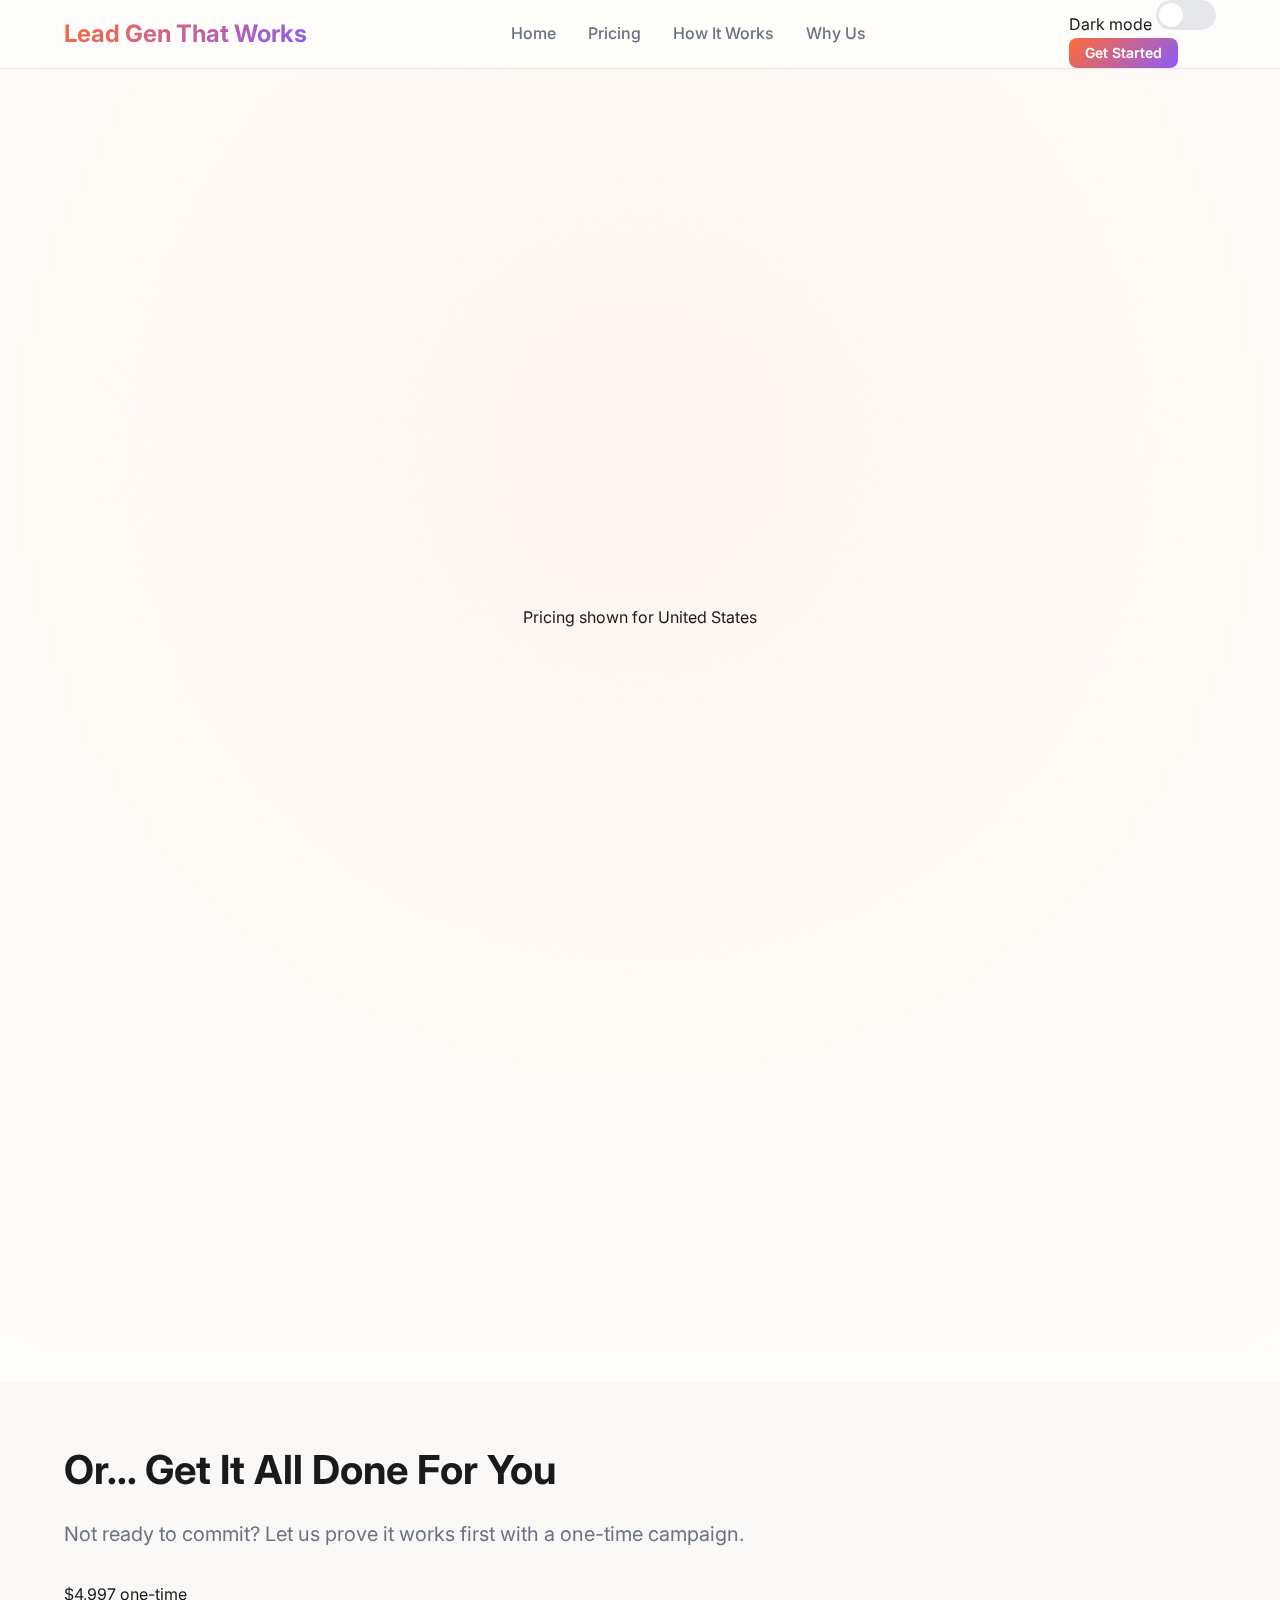
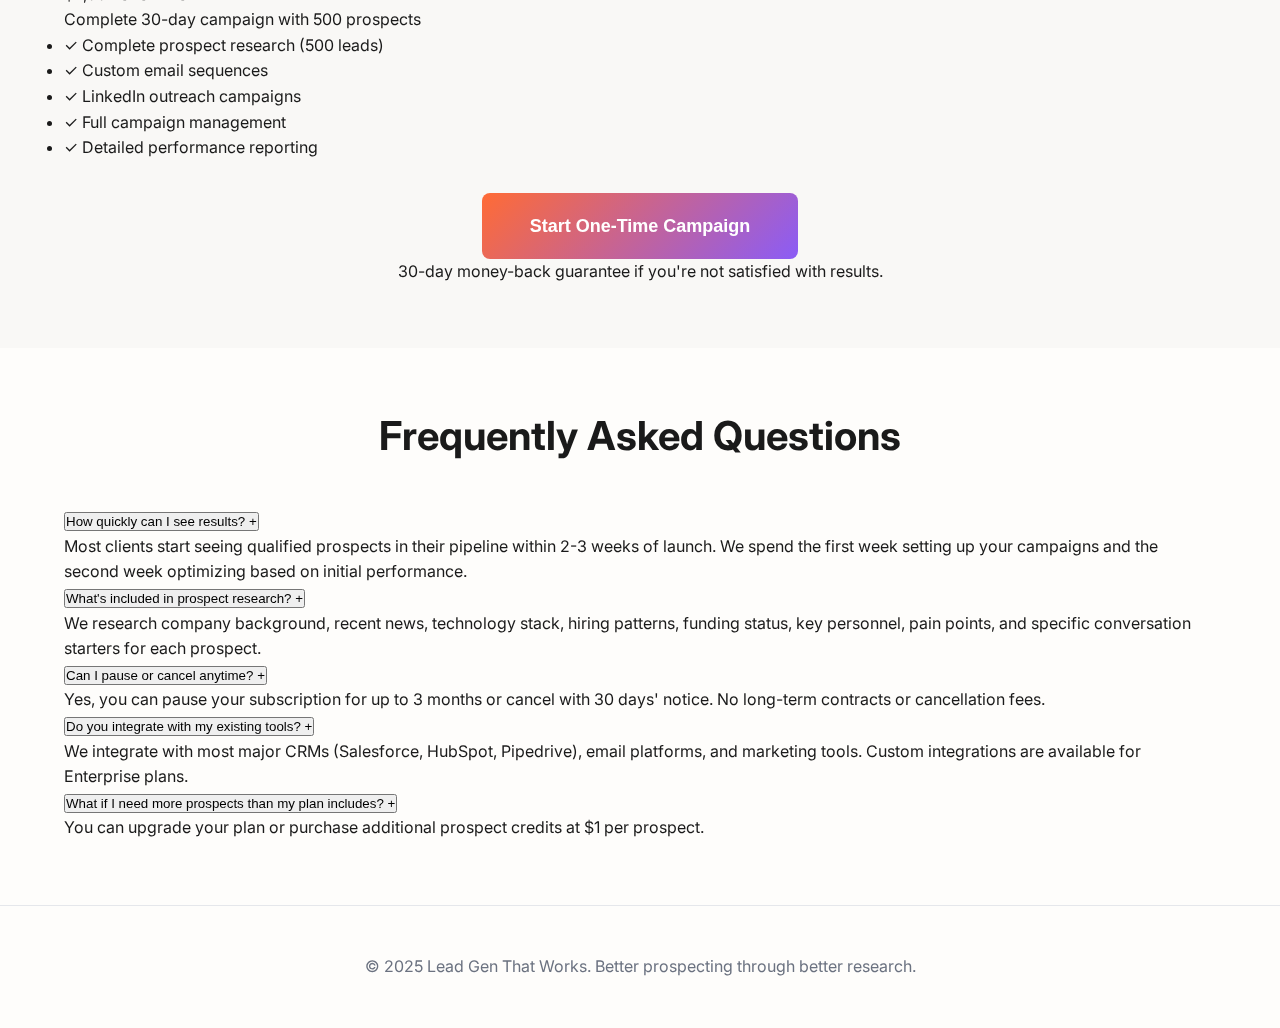
<file: pricing.html>
<!DOCTYPE html>
<html lang="en">
<head>
    <meta charset="UTF-8">
    <meta name="viewport" content="width=device-width, initial-scale=1.0">
    <title>Pricing - Lead Gen That Works</title>
    
    <link rel="stylesheet" href="css/master.css">
    
    <link rel="preconnect" href="https://fonts.googleapis.com">
    <link rel="preconnect" href="https://fonts.gstatic.com" crossorigin>
    <link href="https://fonts.googleapis.com/css2?family=Inter:wght@300;400;500;600;700;800;900&display=swap" rel="stylesheet">
</head>
<body>
    <header>
        <nav class="container">
            <div class="logo">Lead Gen That Works</div>
            <ul class="nav-links">
                <li><a href="index.html">Home</a></li>
                <li><a href="#pricing">Pricing</a></li>
                <li><a href="index.html#how-it-works">How It Works</a></li>
                <li><a href="index.html#why-us">Why Us</a></li>
            </ul>
            <div class="nav-actions">
                <div class="dark-mode-label">
                    <span>Dark mode</span>
                    <button class="theme-toggle" id="themeToggle" aria-label="Toggle dark mode"></button>
                </div>
                <a href="#demo" class="btn btn-primary btn-sm">Get Started</a>
            </div>
        </nav>
    </header>

    <main>
        <section class="hero section-hero">
            <div class="container">
                <div class="hero-content">
                    <h1 class="hero-title pricing-hero-title fade-in">
                        Find the <span class="text-gradient">Right Plan</span>
                    </h1>
                    <p class="hero-description fade-in stagger-1">
                        Choose the plan that fits your business size and goals. All plans include our core lead generation automation.
                    </p>
                    
                    <div class="toggle-switch-container fade-in stagger-2">
                        <span class="text-secondary">Monthly</span>
                        <div class="toggle-switch" id="billingToggle">
                            <div class="switch-handle"></div>
                        </div>
                        <span class="text-primary text-semibold">Annual <span class="text-accent text-small">(Save 20%)</span></span>
                    </div>
                    
                    <div class="geo-indicator" id="geoIndicator">
                        Pricing shown for United States
                    </div>
                </div>
            </div>
        </section>

        <section id="pricing" class="section">
            <div class="container">
                <div style="max-width: 1200px; margin: 0 auto;">
                    <div class="grid grid-3 gap-xl">
                        <div class="pricing-card fade-in">
                            <div>
                                <h3 class="pricing-card-title">Starter</h3>
                                <p class="pricing-card-description">Perfect for small teams getting started with automation</p>
                                
                                <div class="price" data-monthly="497" data-annual="398">
                                    $<span id="starter-price">497</span>
                                    <span class="price-period">/month</span>
                                </div>
                                
                                <ul class="feature-list">
                                    <li><span class="feature-check">✓</span> Up to 500 prospects per month</li>
                                    <li><span class="feature-check">✓</span> Basic prospect research</li>
                                    <li><span class="feature-check">✓</span> Email sequence automation</li>
                                    <li><span class="feature-check">✓</span> CRM integration</li>
                                    <li><span class="feature-check">✓</span> Email support</li>
                                    <li><span class="feature-check">✓</span> Basic analytics</li>
                                </ul>
                            </div>
                            <button class="btn btn-outline btn-full-width">
                                Start Free Trial
                            </button>
                        </div>

                        <div class="pricing-card popular fade-in stagger-1">
                            <div>
                                <h3 class="pricing-card-title">Growth</h3>
                                <p class="pricing-card-description">Ideal for growing companies ready to scale</p>
                                
                                <div class="price" data-monthly="997" data-annual="798">
                                    $<span id="growth-price">997</span>
                                    <span class="price-period">/month</span>
                                </div>
                                
                                <ul class="feature-list">
                                    <li><span class="feature-check">✓</span> Up to 1,500 prospects per month</li>
                                    <li><span class="feature-check">✓</span> Advanced prospect intelligence</li>
                                    <li><span class="feature-check">✓</span> Multi-channel outreach (Email + LinkedIn)</li>
                                    <li><span class="feature-check">✓</span> A/B testing automation</li>
                                    <li><span class="feature-check">✓</span> Priority support</li>
                                    <li><span class="feature-check">✓</span> Advanced analytics & reporting</li>
                                    <li><span class="feature-check">✓</span> Custom integrations</li>
                                </ul>
                            </div>
                            <button class="btn btn-primary btn-full-width">
                                Start Free Trial
                            </button>
                        </div>

                        <div class="pricing-card fade-in stagger-2">
                            <div>
                                <h3 class="pricing-card-title">Enterprise</h3>
                                <p class="pricing-card-description">For large teams with complex automation needs</p>
                                
                                <div class="price" data-monthly="1997" data-annual="1598">
                                    $<span id="enterprise-price">1997</span>
                                    <span class="price-period">/month</span>
                                </div>
                                
                                <ul class="feature-list">
                                    <li><span class="feature-check">✓</span> Unlimited prospects</li>
                                    <li><span class="feature-check">✓</span> Premium research & intelligence</li>
                                    <li><span class="feature-check">✓</span> Custom automation workflows</li>
                                    <li><span class="feature-check">✓</span> Dedicated account manager</li>
                                    <li><span class="feature-check">✓</span> White-glove onboarding</li>
                                    <li><span class="feature-check">✓</span> Custom reporting</li>
                                    <li><span class="feature-check">✓</span> API access</li>
                                    <li><span class="feature-check">✓</span> SSO & advanced security</li>
                                </ul>
                            </div>
                            <button class="btn btn-primary btn-full-width">
                                Contact Sales
                            </button>
                        </div>
                    </div>
                </div>
            </div>
        </section>

        <section class="section" style="background: var(--secondary-bg);">
            <div class="container">
                <div class="one-time-section">
                    <h2 class="mb-lg">Or... Get It All Done For You</h2>
                    <p class="text-large text-secondary mb-xl">
                        Not ready to commit? Let us prove it works first with a one-time campaign.
                    </p>
                    
                    <div class="one-time-grid">
                        <div class="one-time-price">
                            <div class="price" data-onetime="4997">
                                $<span id="onetime-price">4,997</span>
                                <span class="price-period">one-time</span>
                            </div>
                            <p>Complete 30-day campaign with 500 prospects</p>
                        </div>
                        
                        <div class="one-time-features">
                            <ul class="feature-list">
                                <li><span class="feature-check">✓</span> Complete prospect research (500 leads)</li>
                                <li><span class="feature-check">✓</span> Custom email sequences</li>
                                <li><span class="feature-check">✓</span> LinkedIn outreach campaigns</li>
                                <li><span class="feature-check">✓</span> Full campaign management</li>
                                <li><span class="feature-check">✓</span> Detailed performance reporting</li>
                            </ul>
                        </div>
                    </div>
                    
                    <div class="text-center mt-xl">
                        <button class="btn btn-primary btn-lg">
                            Start One-Time Campaign
                        </button>
                        <p class="one-time-guarantee">
                            30-day money-back guarantee if you're not satisfied with results.
                        </p>
                    </div>
                </div>
            </div>
        </section>

        <section class="section">
            <div class="container">
                <div class="text-center mb-2xl">
                    <h2 class="mb-lg">Frequently Asked Questions</h2>
                </div>
                
                <div class="faq-accordion">
                    <div class="faq-item">
                        <button class="faq-question">
                            How quickly can I see results?
                            <span class="faq-icon">+</span>
                        </button>
                        <div class="faq-answer">
                            <p>Most clients start seeing qualified prospects in their pipeline within 2-3 weeks of launch. We spend the first week setting up your campaigns and the second week optimizing based on initial performance.</p>
                        </div>
                    </div>
                    
                    <div class="faq-item">
                        <button class="faq-question">
                            What's included in prospect research?
                            <span class="faq-icon">+</span>
                        </button>
                        <div class="faq-answer">
                            <p>We research company background, recent news, technology stack, hiring patterns, funding status, key personnel, pain points, and specific conversation starters for each prospect.</p>
                        </div>
                    </div>
                    
                    <div class="faq-item">
                        <button class="faq-question">
                            Can I pause or cancel anytime?
                            <span class="faq-icon">+</span>
                        </button>
                        <div class="faq-answer">
                            <p>Yes, you can pause your subscription for up to 3 months or cancel with 30 days' notice. No long-term contracts or cancellation fees.</p>
                        </div>
                    </div>
                    
                    <div class="faq-item">
                        <button class="faq-question">
                            Do you integrate with my existing tools?
                            <span class="faq-icon">+</span>
                        </button>
                        <div class="faq-answer">
                            <p>We integrate with most major CRMs (Salesforce, HubSpot, Pipedrive), email platforms, and marketing tools. Custom integrations are available for Enterprise plans.</p>
                        </div>
                    </div>
                    
                    <div class="faq-item">
                        <button class="faq-question">
                            What if I need more prospects than my plan includes?
                            <span class="faq-icon">+</span>
                        </button>
                        <div class="faq-answer">
                            <p>You can upgrade your plan or purchase additional prospect credits at $1 per prospect.</p>
                        </div>
                    </div>
                </div>
            </div>
        </section>
    </main>

    <footer style="border-top: 1px solid var(--border-color); padding: var(--space-2xl) 0; text-align: center;">
        <div class="container">
            <p class="text-secondary">&copy; 2025 Lead Gen That Works. Better prospecting through better research.</p>
        </div>
    </footer>

    <script src="js/main.js"></script>

    <script>
        document.addEventListener('DOMContentLoaded', () => {
            // =================== FAQ ACCORDION ===================
            document.querySelectorAll('.faq-question').forEach(button => {
                button.addEventListener('click', () => {
                    const faqItem = button.parentElement;
                    faqItem.classList.toggle('active');
                });
            });

            // =================== BILLING TOGGLE ===================
            const billingToggle = document.getElementById('billingToggle');
            const starterPrice = document.getElementById('starter-price');
            const growthPrice = document.getElementById('growth-price');
            const enterprisePrice = document.getElementById('enterprise-price');
            
            billingToggle.addEventListener('click', () => {
                billingToggle.classList.toggle('active');
                const isAnnual = billingToggle.classList.contains('active');
                
                // Update prices based on the toggle, using values from data attributes
                document.querySelectorAll('.price[data-monthly]').forEach(priceEl => {
                    const priceSpan = priceEl.querySelector('span');
                    const monthlyPrice = priceEl.dataset.monthly;
                    const annualPrice = priceEl.dataset.annual;
                    priceSpan.textContent = isAnnual ? annualPrice : monthlyPrice;
                });
            });

            // =================== GEO-BASED PRICING ===================
            async function updatePricingByLocation() {
                try {
                    const response = await fetch('https://ipapi.co/json/');
                    const data = await response.json();
                    const country = data.country_name;
                    const countryCode = data.country_code;
                    
                    document.getElementById('geoIndicator').textContent = `Pricing for ${country} (shown in USD)`;
                    
                    const pricingMultiplier = getPricingMultiplier(countryCode);
                    
                    if (pricingMultiplier !== 1) {
                        adjustPrices(pricingMultiplier);
                    }
                } catch (error) {
                    console.warn('Could not determine location, using default pricing.');
                }
            }
            
            function getPricingMultiplier(countryCode) {
                const regionalPricing = {
                    'GB': 1.1,   // UK
                    'AU': 1.05,  // Australia  
                    'CA': 0.95,  // Canada
                    'IN': 0.3,   // India
                    'BR': 0.4,   // Brazil
                };
                return regionalPricing[countryCode] || 1;
            }
            
            function adjustPrices(multiplier) {
                const prices = document.querySelectorAll('[data-monthly], [data-annual], [data-onetime]');
                
                prices.forEach(priceElement => {
                    // Update the data attributes themselves with the new regional price
                    if (priceElement.dataset.monthly) {
                        priceElement.dataset.monthly = Math.round(parseInt(priceElement.dataset.monthly) * multiplier).toLocaleString();
                        priceElement.dataset.annual = Math.round(parseInt(priceElement.dataset.annual) * multiplier).toLocaleString();
                    }
                    if (priceElement.dataset.onetime) {
                        priceElement.dataset.onetime = Math.round(parseInt(priceElement.dataset.onetime) * multiplier).toLocaleString();
                    }
                });
                
                // Trigger a click to refresh the displayed prices to the correct state (monthly/annual)
                billingToggle.click();
                billingToggle.click();

                // Update the one-time price separately
                const oneTimePriceEl = document.getElementById('onetime-price');
                if (oneTimePriceEl) {
                    oneTimePriceEl.textContent = document.querySelector('[data-onetime]').dataset.onetime;
                }
            }

            // Initialize geo-pricing
            updatePricingByLocation();
        });
    </script>
</body>
</html>
</file>
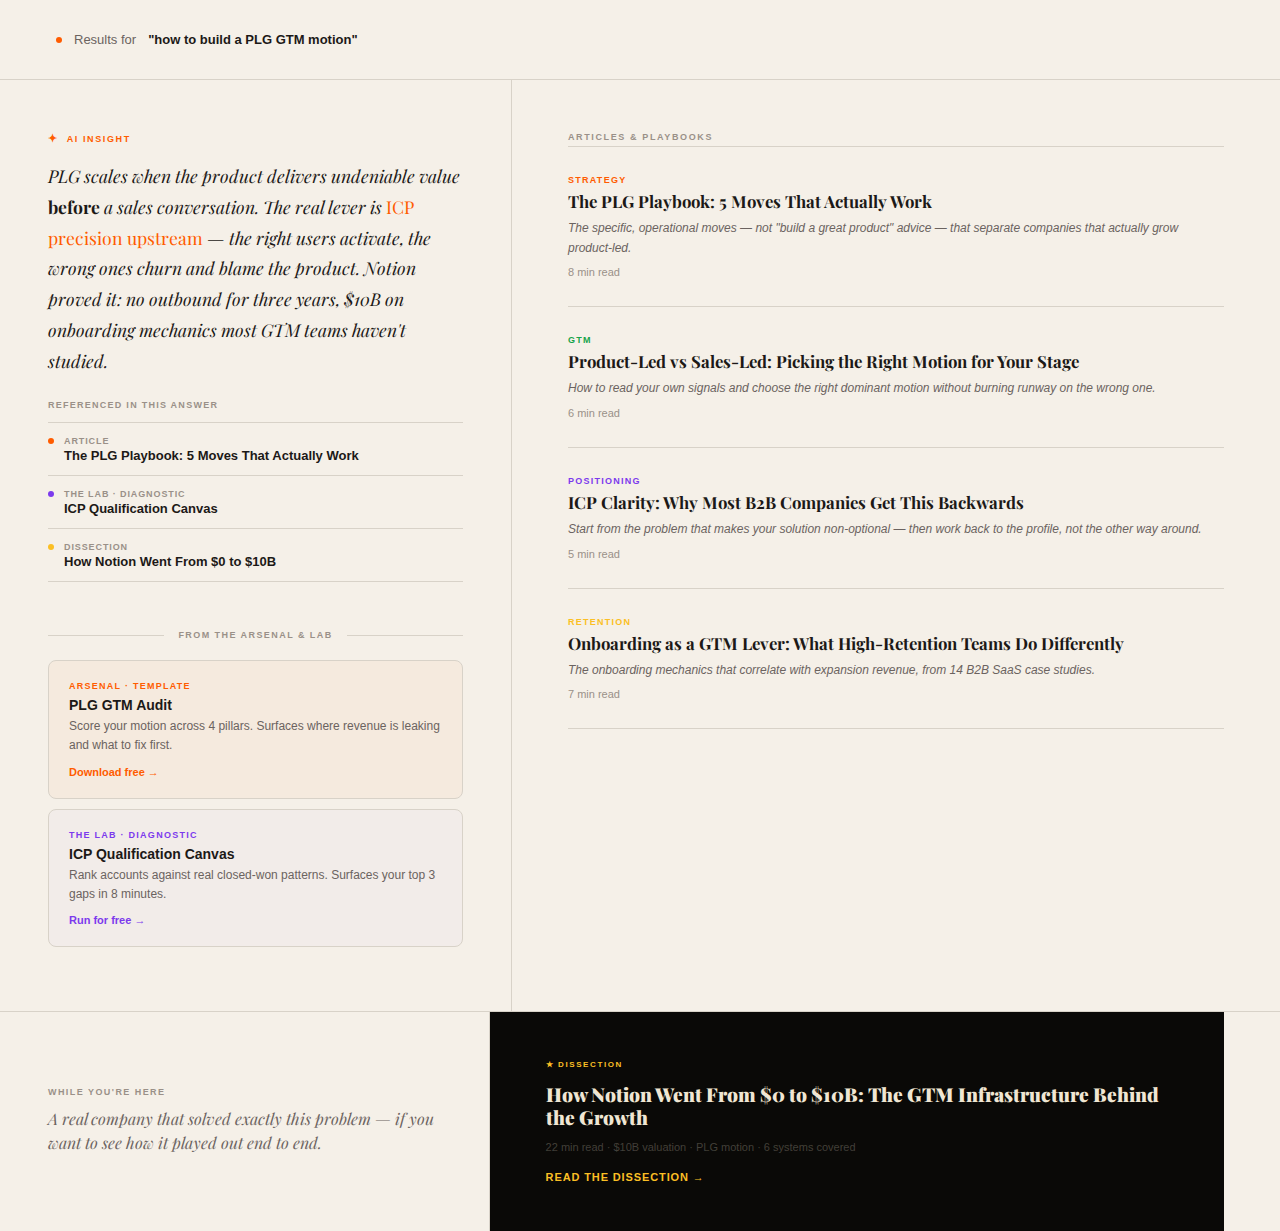
<file: search-options.html>
<!DOCTYPE html>
<html lang="en">
<head>
  <meta charset="UTF-8" />
  <meta name="viewport" content="width=device-width, initial-scale=1.0" />
  <title>Search Results</title>
  <link rel="preconnect" href="https://fonts.googleapis.com" />
  <link rel="preconnect" href="https://fonts.gstatic.com" crossorigin />
  <link href="https://fonts.googleapis.com/css2?family=Cabinet+Grotesk:wght@400;500;600;700;800;900&family=Playfair+Display:ital,wght@0,700;0,900;1,400;1,700&display=swap" rel="stylesheet" />
  <style>
    :root {
      --bg:     #f5f0e8;
      --bg2:    #ede8df;
      --border: #d8d2c8;
      --text:   #1c1917;
      --muted:  #6b6360;
      --label:  #9a9088;
      --orange: #ff5c00;
      --amber:  #fbbf24;
      --lav:    #c4b5fd;
    }
    *, *::before, *::after { box-sizing: border-box; margin: 0; padding: 0; }
    body { font-family: 'Cabinet Grotesk', sans-serif; color: var(--text); background: var(--bg); }

    /* Query bar */
    .query-bar {
      padding: 32px 56px;
      border-bottom: 1px solid var(--border);
      display: flex; align-items: center; gap: 12px;
      font-size: 13px; color: var(--muted);
    }
    .query-dot { width: 6px; height: 6px; border-radius: 50%; background: var(--orange); flex-shrink: 0; animation: pulse 2s ease-in-out infinite; }
    @keyframes pulse { 0%,100%{opacity:1} 50%{opacity:0.3} }
    .query-q { color: var(--text); font-weight: 700; }

    /* Two-column layout */
    .layout {
      display: grid;
      grid-template-columns: 2fr 3fr;
      min-height: 100vh;
    }

    /* ── LEFT COLUMN ── */
    .left {
      border-right: 1px solid var(--border);
      padding: 52px 48px 64px;
      display: flex; flex-direction: column; gap: 48px;
    }

    /* AI Insight */
    .insight-label {
      font-size: 9px; font-weight: 700; letter-spacing: 0.18em;
      text-transform: uppercase; color: var(--orange);
      display: flex; align-items: center; gap: 8px;
      margin-bottom: 16px;
    }
    .insight-label::before { content: '✦'; font-size: 11px; }
    .insight-text {
      font-family: 'Playfair Display', serif;
      font-size: 1.1rem; font-style: italic;
      line-height: 1.75; color: var(--text);
      margin-bottom: 24px;
    }
    .insight-text strong { font-style: normal; }
    .insight-text mark { background: none; color: var(--orange); font-style: normal; }

    /* Referenced pieces */
    .insight-refs-label {
      font-size: 9px; font-weight: 700; letter-spacing: 0.14em;
      text-transform: uppercase; color: var(--label); margin-bottom: 12px;
    }
    .insight-ref {
      display: flex; align-items: baseline; gap: 10px;
      padding: 10px 0;
      border-top: 1px solid var(--border);
      text-decoration: none; color: inherit;
      transition: background 0.1s;
    }
    .insight-ref:last-child { border-bottom: 1px solid var(--border); }
    .insight-ref:hover .insight-ref-title { color: var(--orange); }
    .insight-ref-dot { width: 6px; height: 6px; border-radius: 50%; flex-shrink: 0; margin-top: 5px; }
    .insight-ref-body { }
    .insight-ref-type { font-size: 9px; font-weight: 700; letter-spacing: 0.1em; text-transform: uppercase; color: var(--label); margin-bottom: 2px; }
    .insight-ref-title { font-size: 13px; font-weight: 600; color: var(--text); line-height: 1.3; transition: color 0.12s; }

    /* Divider within left col */
    .left-divider {
      display: flex; align-items: center; gap: 14px;
      font-size: 9px; font-weight: 700; letter-spacing: 0.16em;
      text-transform: uppercase; color: var(--label);
    }
    .left-divider::before, .left-divider::after { content: ''; flex: 1; height: 1px; background: var(--border); }

    /* Arsenal / Lab resources */
    .resource {
      display: block; text-decoration: none; color: inherit;
      padding: 20px 20px;
      border-radius: 8px;
      border: 1px solid var(--border);
      transition: border-color 0.15s, background 0.15s;
    }
    .resource + .resource { margin-top: 10px; }
    .resource.arsenal { background: rgba(255,92,0,0.04); }
    .resource.lab { background: rgba(196,181,253,0.06); }
    .resource:hover.arsenal { border-color: rgba(255,92,0,0.3); background: rgba(255,92,0,0.07); }
    .resource:hover.lab { border-color: rgba(196,181,253,0.4); background: rgba(196,181,253,0.1); }
    .resource-type {
      font-size: 9px; font-weight: 700; letter-spacing: 0.14em;
      text-transform: uppercase; margin-bottom: 6px;
      display: flex; align-items: center; gap: 8px;
    }
    .resource-type.a { color: var(--orange); }
    .resource-type.l { color: #7c3aed; }
    .resource-name { font-size: 14px; font-weight: 700; color: var(--text); margin-bottom: 4px; }
    .resource-desc { font-size: 12px; color: var(--muted); line-height: 1.6; margin-bottom: 10px; }
    .resource-cta { font-size: 11px; font-weight: 700; }
    .resource-cta.a { color: var(--orange); }
    .resource-cta.l { color: #7c3aed; }

    /* ── RIGHT COLUMN — Article list ── */
    .right { padding: 52px 56px 64px; }

    .right-label {
      font-size: 9px; font-weight: 700; letter-spacing: 0.18em;
      text-transform: uppercase; color: var(--label);
      margin-bottom: 4px;
    }

    /* Category colour map */
    .cat-strategy  { color: var(--orange); }
    .cat-gtm       { color: #16a34a; }
    .cat-position  { color: #7c3aed; }
    .cat-retention { color: var(--amber); }

    .article {
      display: block;
      padding: 28px 0;
      border-bottom: 1px solid var(--border);
      text-decoration: none; color: inherit;
      transition: padding-left 0.15s;
    }
    .article:first-of-type { border-top: 1px solid var(--border); }
    .article:hover { padding-left: 6px; }
    .article:hover .article-title { color: var(--orange); }

    .article-cat {
      font-size: 9px; font-weight: 700; letter-spacing: 0.14em;
      text-transform: uppercase; margin-bottom: 6px;
    }
    .article-title {
      font-family: 'Playfair Display', serif;
      font-size: 1.05rem; font-weight: 700;
      color: var(--text); line-height: 1.3;
      margin-bottom: 6px; transition: color 0.12s;
    }
    .article-context {
      font-size: 12px; color: var(--muted);
      line-height: 1.65; font-style: italic;
      margin-bottom: 8px;
    }
    .article-meta { font-size: 11px; color: var(--label); }

    /* ── DISSECTION — below, secondary ── */
    .dissection-wrap {
      border-top: 1px solid var(--border);
      padding: 0 56px 0 0;
      display: grid; grid-template-columns: 2fr 3fr;
    }
    .dissection-intro {
      padding: 48px 48px;
      border-right: 1px solid var(--border);
      display: flex; flex-direction: column; justify-content: center;
      gap: 10px;
    }
    .dissection-intro-label {
      font-size: 9px; font-weight: 700; letter-spacing: 0.16em;
      text-transform: uppercase; color: var(--label);
    }
    .dissection-intro-line {
      font-family: 'Playfair Display', serif;
      font-size: 1rem; font-style: italic;
      color: var(--muted); line-height: 1.5;
    }

    .dissection {
      display: block; text-decoration: none; color: inherit;
      background: #0a0907;
      padding: 48px 56px;
      transition: filter 0.2s;
    }
    .dissection:hover { filter: brightness(1.06); }
    .dis-badge {
      font-size: 8px; font-weight: 700; letter-spacing: 0.2em;
      text-transform: uppercase; color: var(--amber);
      margin-bottom: 14px;
    }
    .dis-title {
      font-family: 'Playfair Display', serif;
      font-size: 1.2rem; font-weight: 900;
      color: #f0e6d3; line-height: 1.2;
      margin-bottom: 12px;
    }
    .dis-meta {
      font-size: 11px; color: rgba(240,230,211,0.25);
      margin-bottom: 18px;
    }
    .dis-cta {
      font-size: 11px; font-weight: 700;
      letter-spacing: 0.08em; text-transform: uppercase;
      color: var(--amber);
    }
  </style>
</head>
<body>

  <div class="query-bar">
    <span class="query-dot"></span>
    Results for <span class="query-q">"how to build a PLG GTM motion"</span>
  </div>

  <div class="layout">

    <!-- LEFT: AI insight + resources -->
    <div class="left">

      <div>
        <div class="insight-label">AI Insight</div>
        <p class="insight-text">PLG scales when the product delivers undeniable value <strong>before</strong> a sales conversation. The real lever is <mark>ICP precision upstream</mark> — the right users activate, the wrong ones churn and blame the product. Notion proved it: no outbound for three years, $10B on onboarding mechanics most GTM teams haven't studied.</p>
        <div class="insight-refs-label">Referenced in this answer</div>
        <a href="#" class="insight-ref">
          <span class="insight-ref-dot" style="background:var(--orange)"></span>
          <div class="insight-ref-body">
            <div class="insight-ref-type">Article</div>
            <div class="insight-ref-title">The PLG Playbook: 5 Moves That Actually Work</div>
          </div>
        </a>
        <a href="#" class="insight-ref">
          <span class="insight-ref-dot" style="background:#7c3aed"></span>
          <div class="insight-ref-body">
            <div class="insight-ref-type">The Lab · Diagnostic</div>
            <div class="insight-ref-title">ICP Qualification Canvas</div>
          </div>
        </a>
        <a href="#" class="insight-ref">
          <span class="insight-ref-dot" style="background:var(--amber)"></span>
          <div class="insight-ref-body">
            <div class="insight-ref-type">Dissection</div>
            <div class="insight-ref-title">How Notion Went From $0 to $10B</div>
          </div>
        </a>
      </div>

      <div>
        <div class="left-divider">From the Arsenal & Lab</div>
        <div style="margin-top:20px;">
          <a href="#" class="resource arsenal">
            <div class="resource-type a">Arsenal · Template</div>
            <div class="resource-name">PLG GTM Audit</div>
            <div class="resource-desc">Score your motion across 4 pillars. Surfaces where revenue is leaking and what to fix first.</div>
            <div class="resource-cta a">Download free →</div>
          </a>
          <a href="#" class="resource lab">
            <div class="resource-type l">The Lab · Diagnostic</div>
            <div class="resource-name">ICP Qualification Canvas</div>
            <div class="resource-desc">Rank accounts against real closed-won patterns. Surfaces your top 3 gaps in 8 minutes.</div>
            <div class="resource-cta l">Run for free →</div>
          </a>
        </div>
      </div>

    </div>

    <!-- RIGHT: Articles -->
    <div class="right">
      <div class="right-label">Articles & Playbooks</div>

      <a href="#" class="article">
        <div class="article-cat cat-strategy">Strategy</div>
        <div class="article-title">The PLG Playbook: 5 Moves That Actually Work</div>
        <div class="article-context">The specific, operational moves — not "build a great product" advice — that separate companies that actually grow product-led.</div>
        <div class="article-meta">8 min read</div>
      </a>

      <a href="#" class="article">
        <div class="article-cat cat-gtm">GTM</div>
        <div class="article-title">Product-Led vs Sales-Led: Picking the Right Motion for Your Stage</div>
        <div class="article-context">How to read your own signals and choose the right dominant motion without burning runway on the wrong one.</div>
        <div class="article-meta">6 min read</div>
      </a>

      <a href="#" class="article">
        <div class="article-cat cat-position">Positioning</div>
        <div class="article-title">ICP Clarity: Why Most B2B Companies Get This Backwards</div>
        <div class="article-context">Start from the problem that makes your solution non-optional — then work back to the profile, not the other way around.</div>
        <div class="article-meta">5 min read</div>
      </a>

      <a href="#" class="article">
        <div class="article-cat cat-retention">Retention</div>
        <div class="article-title">Onboarding as a GTM Lever: What High-Retention Teams Do Differently</div>
        <div class="article-context">The onboarding mechanics that correlate with expansion revenue, from 14 B2B SaaS case studies.</div>
        <div class="article-meta">7 min read</div>
      </a>

    </div>
  </div>

  <!-- DISSECTION — last, positioned as optional further context -->
  <div class="dissection-wrap">
    <div class="dissection-intro">
      <div class="dissection-intro-label">While you're here</div>
      <div class="dissection-intro-line">A real company that solved exactly this problem — if you want to see how it played out end to end.</div>
    </div>
    <a href="#" class="dissection">
      <div class="dis-badge">★ Dissection</div>
      <div class="dis-title">How Notion Went From $0 to $10B: The GTM Infrastructure Behind the Growth</div>
      <div class="dis-meta">22 min read · $10B valuation · PLG motion · 6 systems covered</div>
      <div class="dis-cta">Read the dissection →</div>
    </a>
  </div>

</body>
</html>
</file>
<file: css/about.css>
/* =================== ABOUT PAGE SPECIFIC STYLES =================== */

.comparison-grid {
    display: grid;
    grid-template-columns: 1fr 1fr;
    gap: 3rem;
    align-items: start;
}

/* =================== ABOUT RESPONSIVE DESIGN =================== */

@media (max-width: 768px) {
    .comparison-grid { 
        grid-template-columns: 1fr; 
    }
}
</file>
<file: css/master.css>
/* That Works - Master CSS Design System */

/* =================== RESET & BASE =================== */
* {
    margin: 0;
    padding: 0;
    box-sizing: border-box;
}

/* =================== CSS VARIABLES =================== */
:root {
    /* Colors - Light Mode */
    --primary-bg: #fefdfb;
    --secondary-bg: #f9f8f6;
    --accent-bg: #fffffe;
    --text-primary: #1a1a1a;
    --text-secondary: #6b7280;
    --text-muted: #9ca3af;
    
    /* Accent Colors */
    --accent-color: #ff6b35;
    --accent-hover: #e55a2e;
    --secondary-accent: #8b5cf6;
    --success-color: #10b981;
    --warning-color: #f59e0b;
    --error-color: #ef4444;
    
    /* Borders & Shadows */
    --border-color: #e5e7eb;
    --border-light: #f3f4f6;
    --shadow-sm: 0 1px 2px rgba(0, 0, 0, 0.05);
    --shadow-md: 0 4px 6px rgba(0, 0, 0, 0.07);
    --shadow-lg: 0 10px 15px rgba(0, 0, 0, 0.1);
    --shadow-xl: 0 20px 25px rgba(0, 0, 0, 0.1);
    
    /* Gradients */
    --gradient: linear-gradient(135deg, #ff6b35 0%, #8b5cf6 100%);
    --warm-gradient: linear-gradient(135deg, #ff8a65 0%, #ffb74d 100%);
    --subtle-gradient: linear-gradient(135deg, rgba(255, 107, 53, 0.1) 0%, rgba(139, 92, 246, 0.1) 100%);
    
    /* Spacing */
    --space-xs: 0.25rem;
    --space-sm: 0.5rem;
    --space-md: 1rem;
    --space-lg: 1.5rem;
    --space-xl: 2rem;
    --space-2xl: 3rem;
    --space-3xl: 4rem;
    
    /* Border Radius */
    --radius-sm: 4px;
    --radius-md: 8px;
    --radius-lg: 12px;
    --radius-xl: 16px;
    
    /* Transitions */
    --transition-fast: 0.15s ease;
    --transition-normal: 0.3s ease;
    --transition-slow: 0.5s ease;
}

/* Dark Mode Variables */
[data-theme="dark"] {
    /* Colors - Dark Mode */
    --primary-bg: #0a0a0a;
    --secondary-bg: #111111;
    --accent-bg: #1a1a1a;
    --text-primary: #ffffff;
    --text-secondary: #a0a0a0;
    --text-muted: #6b7280;
    
    /* Borders & Shadows */
    --border-color: #333333;
    --border-light: #2a2a2a;
    --shadow-sm: 0 1px 2px rgba(0, 0, 0, 0.3);
    --shadow-md: 0 4px 6px rgba(0, 0, 0, 0.4);
    --shadow-lg: 0 10px 15px rgba(0, 0, 0, 0.5);
    --shadow-xl: 0 20px 25px rgba(0, 0, 0, 0.6);
    
    /* Gradients stay the same - they look great on both */
    --subtle-gradient: linear-gradient(135deg, rgba(255, 107, 53, 0.15) 0%, rgba(139, 92, 246, 0.15) 100%);
}

/* =================== TYPOGRAPHY =================== */
body {
    font-family: 'Inter', -apple-system, BlinkMacSystemFont, 'Segoe UI', Roboto, sans-serif;
    background: var(--primary-bg);
    color: var(--text-primary);
    line-height: 1.6;
    font-size: 1rem;
    -webkit-font-smoothing: antialiased;
    -moz-osx-font-smoothing: grayscale;
}

/* Headings */
h1, h2, h3, h4, h5, h6 {
    font-weight: 700;
    line-height: 1.2;
    margin-bottom: var(--space-md);
}

h1 { font-size: clamp(2rem, 5vw, 3.5rem); }
h2 { font-size: clamp(1.5rem, 4vw, 2.5rem); }
h3 { font-size: clamp(1.25rem, 3vw, 1.75rem); }
h4 { font-size: 1.25rem; }
h5 { font-size: 1.125rem; }
h6 { font-size: 1rem; }

/* Text Styles */
.text-large { font-size: 1.25rem; }
.text-small { font-size: 0.875rem; }
.text-xs { font-size: 0.75rem; }

.text-bold { font-weight: 700; }
.text-semibold { font-weight: 600; }
.text-medium { font-weight: 500; }

.text-primary { color: var(--text-primary); }
.text-secondary { color: var(--text-secondary); }
.text-muted { color: var(--text-muted); }

/* Gradient Text */
.text-gradient {
    background: var(--gradient);
    -webkit-background-clip: text;
    -webkit-text-fill-color: transparent;
    background-clip: text;
}

/* =================== LAYOUT UTILITIES =================== */
.container {
    max-width: 95vw;
    margin: 0 auto;
    padding: 0 var(--space-xl);
}

.container-wide {
    max-width: 1400px;
    margin: 0 auto;
    padding: 0 var(--space-xl);
}

.section {
    padding: var(--space-3xl) 0;
}

.section-lg {
    padding: 6rem 0;
}

/* Flexbox Utilities */
.flex { display: flex; }
.flex-col { flex-direction: column; }
.items-center { align-items: center; }
.justify-center { justify-content: center; }
.justify-between { justify-content: space-between; }
.gap-sm { gap: var(--space-sm); }
.gap-md { gap: var(--space-md); }
.gap-lg { gap: var(--space-lg); }
.gap-xl { gap: var(--space-xl); }

/* Grid Utilities */
.grid { display: grid; }
.grid-2 { grid-template-columns: repeat(2, 1fr); }
.grid-3 { grid-template-columns: repeat(3, 1fr); }
.grid-auto { grid-template-columns: repeat(auto-fit, minmax(300px, 1fr)); }

/* =================== COMPONENTS =================== */

/* Buttons */
.btn {
    display: inline-flex;
    align-items: center;
    justify-content: center;
    padding: var(--space-md) var(--space-xl);
    border: none;
    border-radius: var(--radius-md);
    font-weight: 600;
    text-decoration: none;
    cursor: pointer;
    transition: transform var(--transition-normal), box-shadow var(--transition-normal);
    font-size: 1rem;
    line-height: 1;
}

.btn-primary {
    background: var(--gradient);
    color: white;
    position: relative;
    overflow: hidden;
}

.btn-primary::before {
    content: '';
    position: absolute;
    top: 0;
    left: -100%;
    width: 100%;
    height: 100%;
    background: linear-gradient(90deg, transparent, rgba(255,255,255,0.2), transparent);
    transition: left 0.6s ease;
}

.btn-primary:hover::before {
    left: 100%;
}

.btn-primary:hover {
    transform: translateY(-2px);
    box-shadow: 0 10px 30px rgba(255, 107, 53, 0.4);
    background: linear-gradient(135deg, #e55a2e 0%, #7c3aed 100%);
}

.btn-secondary {
    background: transparent;
    color: var(--text-primary);
    border: 2px solid var(--border-color);
}

.btn-secondary:hover {
    border-color: var(--accent-color);
    background: rgba(255, 107, 53, 0.1);
}

.btn-outline {
    background: transparent;
    color: var(--accent-color);
    border: 2px solid var(--accent-color);
}

.btn-outline:hover {
    background: var(--accent-color);
    color: white;
}

/* Button Sizes */
.btn-sm { padding: var(--space-sm) var(--space-md); font-size: 0.875rem; }
.btn-lg { padding: var(--space-lg) var(--space-2xl); font-size: 1.125rem; }

/* Cards */
.card {
    background: var(--accent-bg);
    border: 1px solid var(--border-color);
    border-radius: var(--radius-xl);
    padding: var(--space-xl);
    transition: transform var(--transition-normal), box-shadow var(--transition-normal);
    position: relative;
    overflow: hidden;
    display: flex;
    flex-direction: column;
    justify-content: center;
    align-items: center;
    min-height: 400px;
    max-height: 400px;
    text-align: center;
}

.card::before {
    content: '';
    position: absolute;
    top: 0;
    left: 0;
    width: 100%;
    height: 2px;
    background: var(--gradient);
    transform: scaleX(0);
    transition: transform var(--transition-normal);
}

.card:hover::before {
    transform: scaleX(1);
}

.card:hover .card-content {
    transform: translateY(-25px);
    transition: transform 1s ease;
}

.card:hover {
    transform: translateY(-5px);
    border-color: var(--accent-color);
    box-shadow: var(--shadow-xl);
}

.card-content {
    display: flex;
    flex-direction: column;
    align-items: center;
    justify-content: center;
    transition: transform 1s ease;
}

.card-detail {
    position: absolute;
    bottom: var(--space-md);
    left: var(--space-md);
    right: var(--space-md);
    background: var(--subtle-gradient);
    padding: var(--space-sm);
    border-radius: var(--radius-md);
    opacity: 0;
    transform: translateY(20px);
    transition: opacity 0.3s ease, transform 0.3s ease;
    pointer-events: none;
}

.card:hover .card-detail {
    opacity: 1;
    transform: translateY(0);
}

/* Header */
header {
    position: fixed;
    top: 0;
    width: 100%;
    background: rgba(254, 253, 251, 0.9);
    backdrop-filter: blur(10px);
    border-bottom: 1px solid var(--border-color);
    z-index: 1000;
    transition: box-shadow var(--transition-normal);
}

[data-theme="dark"] header {
    background: rgba(10, 10, 10, 0.9);
}
/* Scrolled state */
header.scrolled {
    background: rgba(254, 253, 251, 0.95);
    box-shadow: 0 4px 20px rgba(0, 0, 0, 0.05);
}

[data-theme="dark"] header.scrolled {
    background: rgba(10, 10, 10, 0.95);
    box-shadow: 0 4px 20px rgba(0, 0, 0, 0.4);
}

nav {
    display: flex;
    justify-content: space-between;
    align-items: center;
    padding: var(--space-md) 0;
}

.logo {
    font-size: 1.5rem;
    font-weight: 700;
    background: var(--gradient);
    -webkit-background-clip: text;
    -webkit-text-fill-color: transparent;
    background-clip: text;
}

.nav-links {
    display: flex;
    list-style: none;
    gap: var(--space-xl);
}

.nav-links a {
    color: var(--text-secondary);
    text-decoration: none;
    font-weight: 500;
    transition: color var(--transition-normal);
}

.nav-links a:hover {
    color: var(--text-primary);
}

/* Hero Sections */
.hero {
    min-height: 100vh;
    display: flex;
    align-items: center;
    justify-content: center;
    text-align: center;
    padding: 8rem 0 var(--space-3xl);
    position: relative;
    overflow: hidden;
}

@keyframes heroGlow {
    0%, 100% { opacity: 0.3; transform: scale(1); }
    50% { opacity: 0.6; transform: scale(1.05); }
}

.hero-content {
    position: relative;
    z-index: 1;
    max-width: 800px;
}

.hero-subtitle {
    font-size: 1.25rem;
    color: var(--text-secondary);
    font-weight: 500;
    margin-bottom: var(--space-md);
}

.hero-description {
    font-size: 1.1rem;
    color: var(--text-secondary);
    margin-bottom: var(--space-2xl);
}

.hero-ctas {
    display: flex;
    gap: var(--space-md);
    justify-content: center;
    flex-wrap: wrap;
}

/* Hero Section Special (Index Page) */
.section-hero {
    min-height: 40vh;
    padding: 8rem 0 4rem;
}

.hero-title {
    font-weight: 900;
    font-size: clamp(3rem, 8vw, 5.5rem);
    line-height: 0.95;
    margin-bottom: 2rem;
}

.hero-bg-shapes {
    position: absolute;
    top: 0;
    left: 0;
    width: 100%;
    height: 100%;
    pointer-events: none;
}

/* Animations */
.fade-in {
    opacity: 0;
    transform: translateY(30px);
    animation: fadeInUp 0.8s ease forwards;
}

@keyframes fadeInUp {
    to {
        opacity: 1;
        transform: translateY(0);
    }
}

@keyframes float {
    0%, 100% { transform: translateY(0px) rotate(0deg); }
    33% { transform: translateY(-20px) rotate(5deg); }
    66% { transform: translateY(10px) rotate(-3deg); }
}

.stagger-1 { animation-delay: 0.1s; }
.stagger-2 { animation-delay: 0.2s; }
.stagger-3 { animation-delay: 0.3s; }
.stagger-4 { animation-delay: 0.4s; }
.stagger-5 { animation-delay: 0.5s; }

/* =================== THEME TOGGLE =================== */

.theme-toggle {
    position: relative;
    width: 60px;
    height: 30px;
    background: var(--border-color);
    border-radius: 15px;
    cursor: pointer;
    transition: background var(--transition-normal), transform var(--transition-normal);
    border: none;
    outline: none;
}

.theme-toggle::before {
    content: '';
    position: absolute;
    top: 3px;
    left: 3px;
    width: 24px;
    height: 24px;
    background: white;
    border-radius: 50%;
    transition: transform var(--transition-normal), background var(--transition-normal);
    box-shadow: var(--shadow-sm);
}

[data-theme="dark"] .theme-toggle {
    background: var(--secondary-accent);
}

[data-theme="dark"] .theme-toggle::before {
    transform: translateX(30px);
    background: var(--primary-bg);
}

.theme-toggle:hover {
    transform: scale(1.05);
}

/* =================== GLOBAL ANIMATED BACKGROUND SYSTEM =================== */

/* Animated background glow - now global */
body::before {
    content: '';
    position: fixed;
    top: -50%;
    left: -50%;
    width: 200%;
    height: 200%;
    background: radial-gradient(circle, rgba(255, 107, 53, 0.06) 0%, var(--primary-bg) 70%);
    animation: heroGlow 6s ease-in-out infinite;
    z-index: -2;
    pointer-events: none;
}

/* Grid pattern overlay - now global */
body::after {
    content: '';
    position: fixed;
    top: 0;
    left: 0;
    width: 100%;
    height: 100%;
    background-image: radial-gradient(circle at 20px 20px, rgba(255, 107, 53, 0.03) 1px, transparent 1px);
    background-size: 40px 40px;
    z-index: -1;
    pointer-events: none;
}

/* Dark mode adjustments for background */
[data-theme="dark"] body::before {
    background: radial-gradient(circle, rgba(255, 107, 53, 0.08) 0%, var(--primary-bg) 70%);
}

[data-theme="dark"] body::after {
    background-image: radial-gradient(circle at 20px 20px, rgba(255, 107, 53, 0.05) 1px, transparent 1px);
}

/* Global floating shapes container */
.global-bg-shapes {
    position: fixed;
    top: 0;
    left: 0;
    width: 100%;
    height: 100%;
    pointer-events: none !important;
    z-index: -100 !important;
}

/* Individual floating shapes */
.floating-shape {
    position: absolute;
    opacity: 0.1;
    animation: float 6s ease-in-out infinite;
    pointer-events: none !important;
    z-index: -100 !important;
}

.floating-shape:nth-child(1) { animation-delay: 0s; animation-duration: 6s; }
.floating-shape:nth-child(2) { animation-delay: 1s; animation-duration: 4s; }
.floating-shape:nth-child(3) { animation-delay: 2s; animation-duration: 5s; }
.floating-shape:nth-child(4) { animation-delay: 3s; animation-duration: 7s; }
.floating-shape:nth-child(5) { animation-delay: 4s; animation-duration: 3s; }
.floating-shape:nth-child(6) { animation-delay: 5s; animation-duration: 8s; }

/* Remove hero background since we're using global */
.hero::before {
    display: none !important;
}

.hero {
    background: none !important;
    min-height: 100vh;
    display: flex;
    align-items: center;
    justify-content: center;
    text-align: center;
    padding: 8rem 0 var(--space-3xl);
    position: relative;
}

/* =================== RESPONSIVE DESIGN =================== */

@media (max-width: 768px) {
    .container {
        padding: 0 var(--space-md);
    }
    
    .nav-links {
        display: none;
    }
    
    .hero-ctas {
        flex-direction: column;
        align-items: center;
    }
    
    .grid-3,
    .grid-2 {
        grid-template-columns: 1fr;
    }
    
    .section {
        padding: var(--space-2xl) 0;
    }
}

@media (max-width: 480px) {
    .btn {
        width: 100%;
        justify-content: center;
    }
}

@media (max-width: 900px) {
    .grid-3 {
        grid-template-columns: 1fr !important;
    }
}

/* =================== UTILITY CLASSES =================== */

.text-center { text-align: center; }
.text-left { text-align: left; }
.text-right { text-align: right; }

.mb-sm { margin-bottom: var(--space-sm); }
.mb-md { margin-bottom: var(--space-md); }
.mb-lg { margin-bottom: var(--space-lg); }
.mb-xl { margin-bottom: var(--space-xl); }
.mb-2xl { margin-bottom: var(--space-2xl); }

.mt-sm { margin-top: var(--space-sm); }
.mt-md { margin-top: var(--space-md); }
.mt-lg { margin-top: var(--space-lg); }
.mt-xl { margin-top: var(--space-xl); }
.mt-2xl { margin-top: var(--space-2xl); }

.hidden { display: none; }
.block { display: block; }
.inline { display: inline; }
.inline-block { display: inline-block; }

.text-accent { color: var(--accent-color); }

.flex-wrap { flex-wrap: wrap; }

/* =================== HOVER BORDER TRANSITIONS =================== */

/* Card hover border transitions */
.card:hover {
    transition: transform var(--transition-normal), box-shadow var(--transition-normal), border-color var(--transition-normal);
}

/* Button hover border transitions */
.btn:hover {
    transition: transform var(--transition-normal), box-shadow var(--transition-normal), border-color var(--transition-normal);
}
</file>
